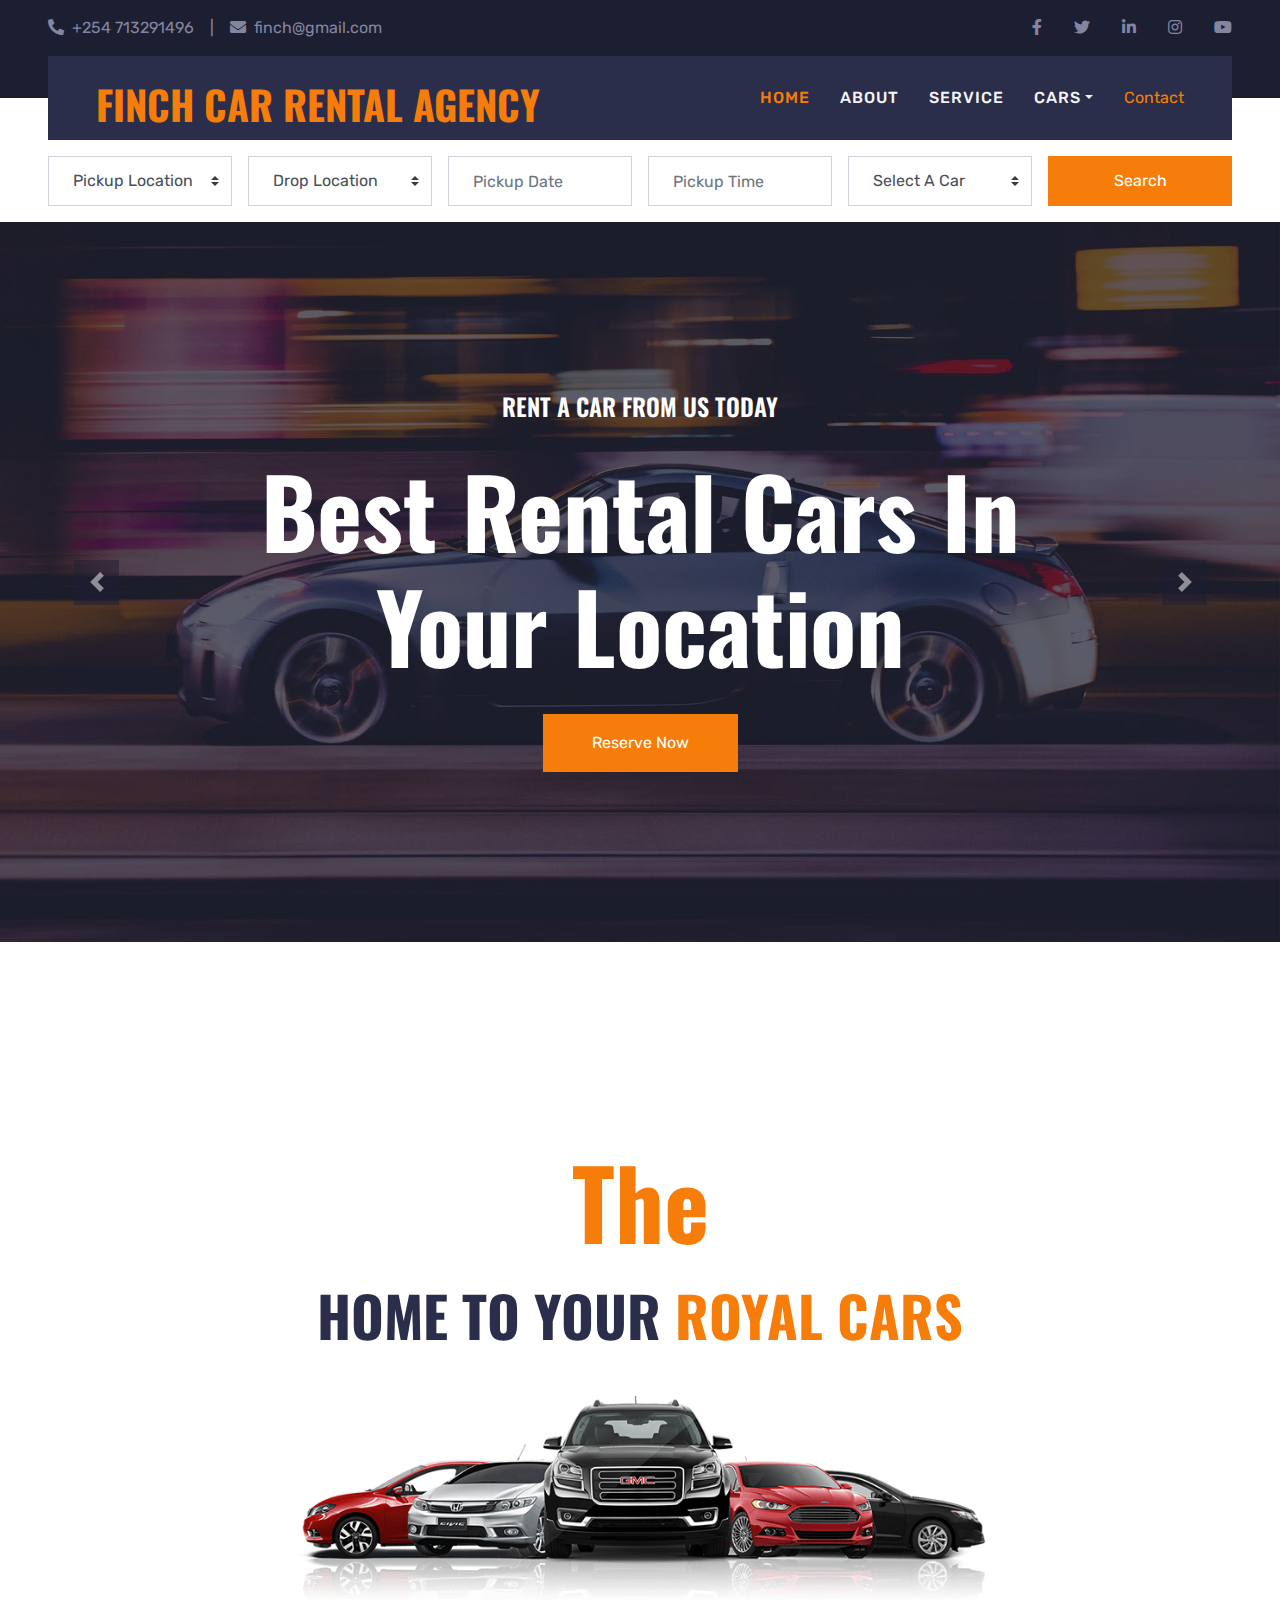
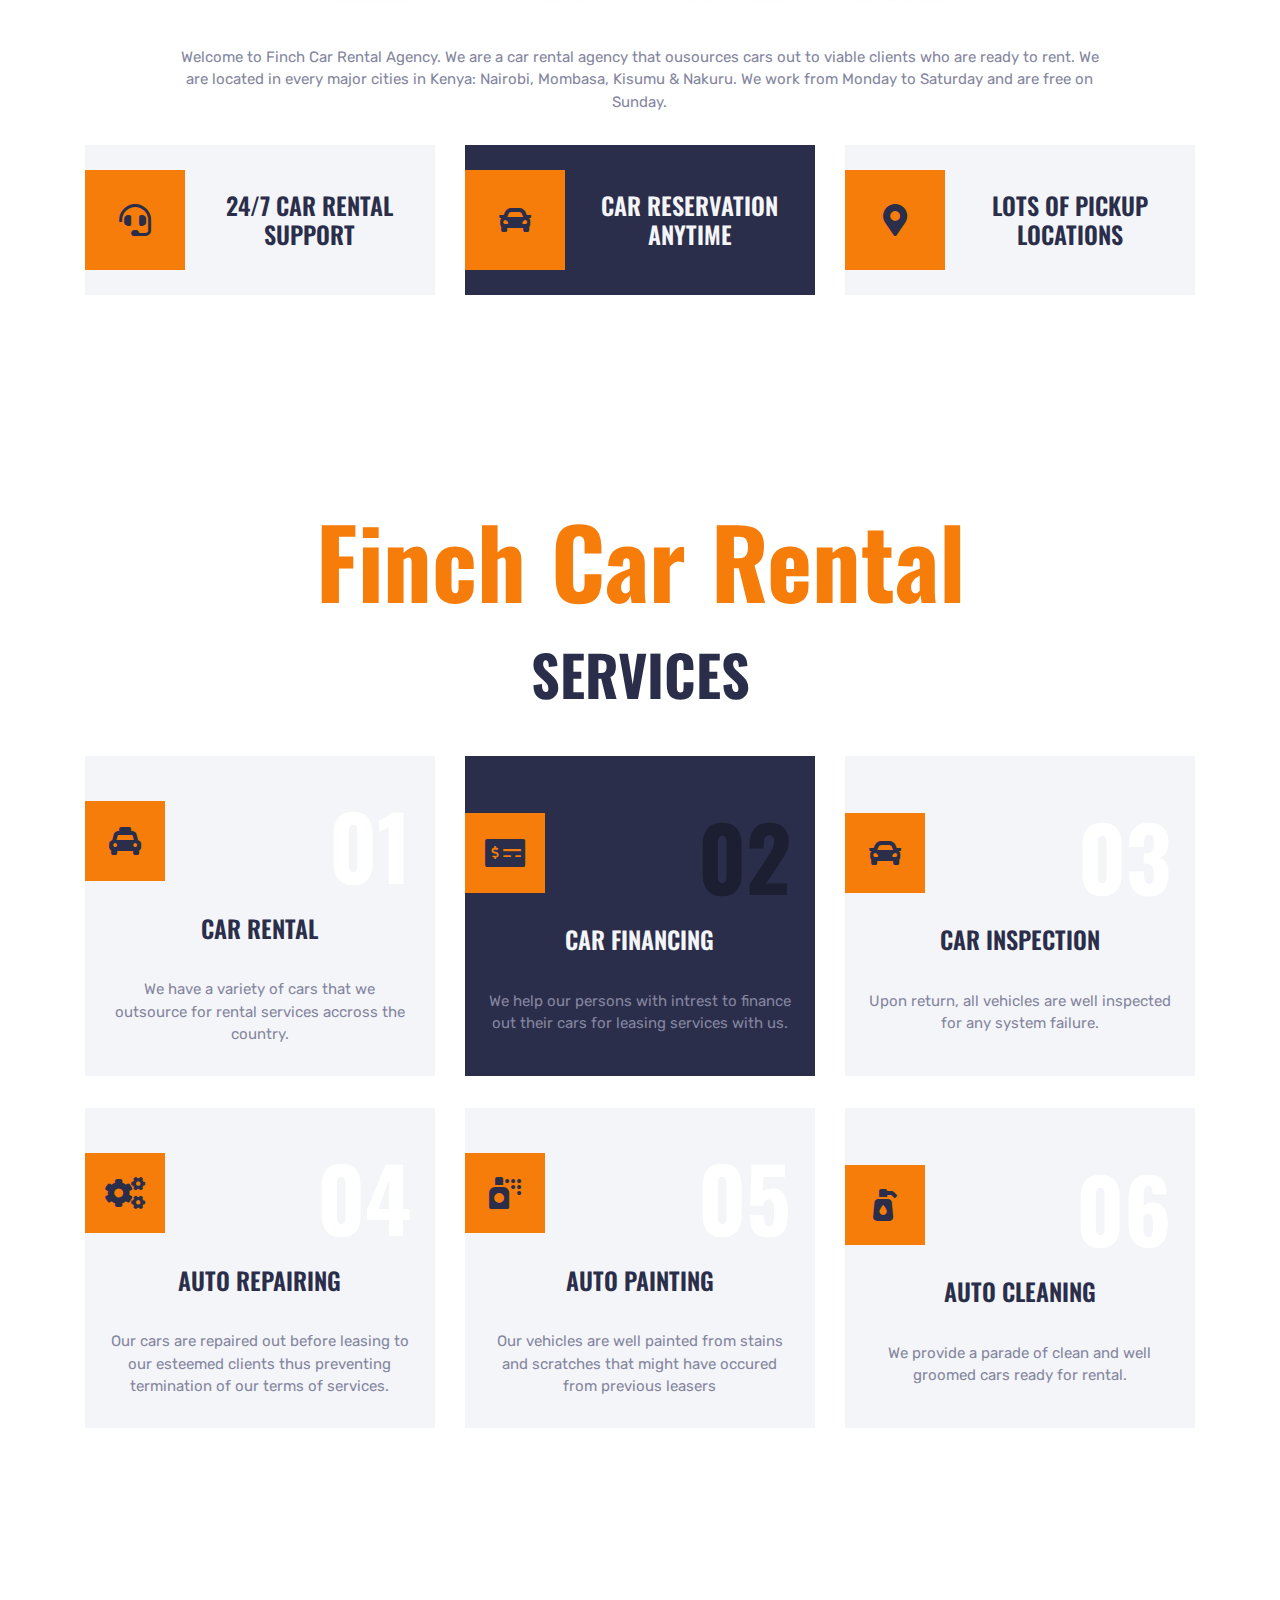
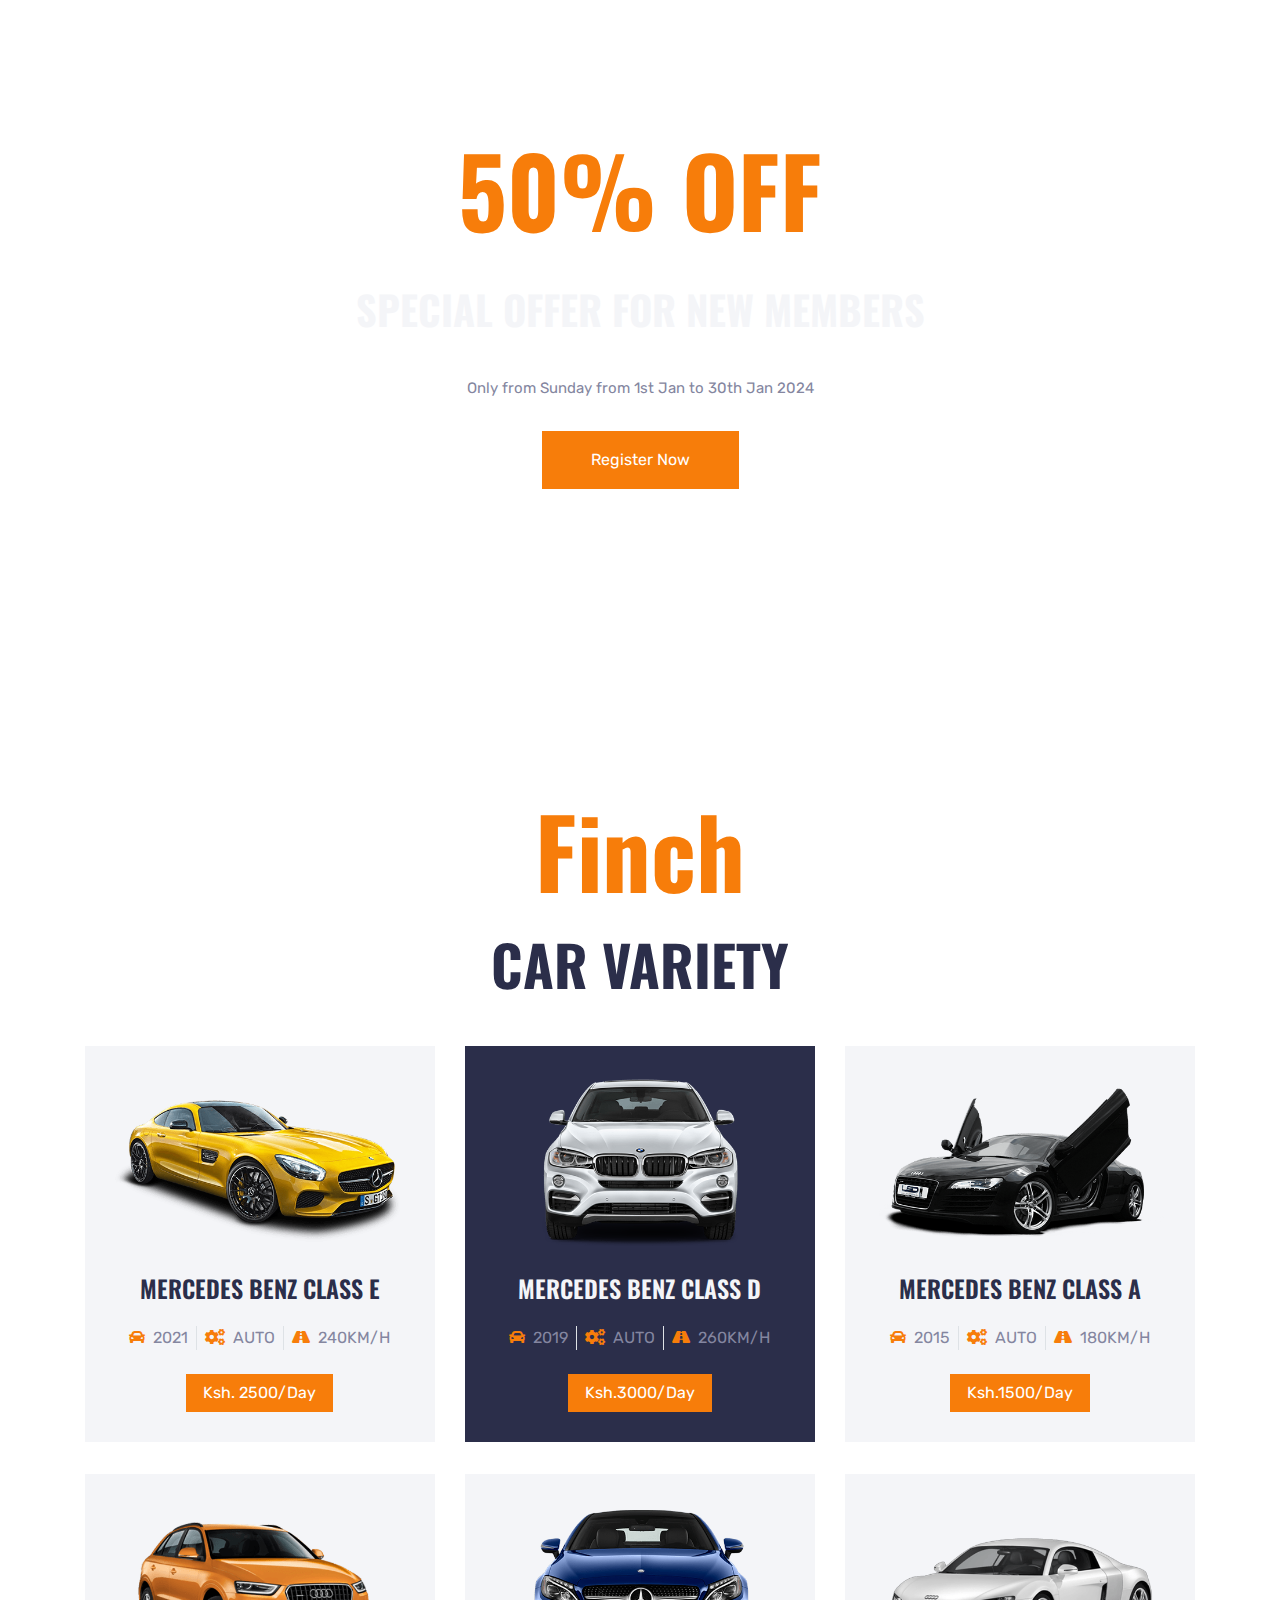
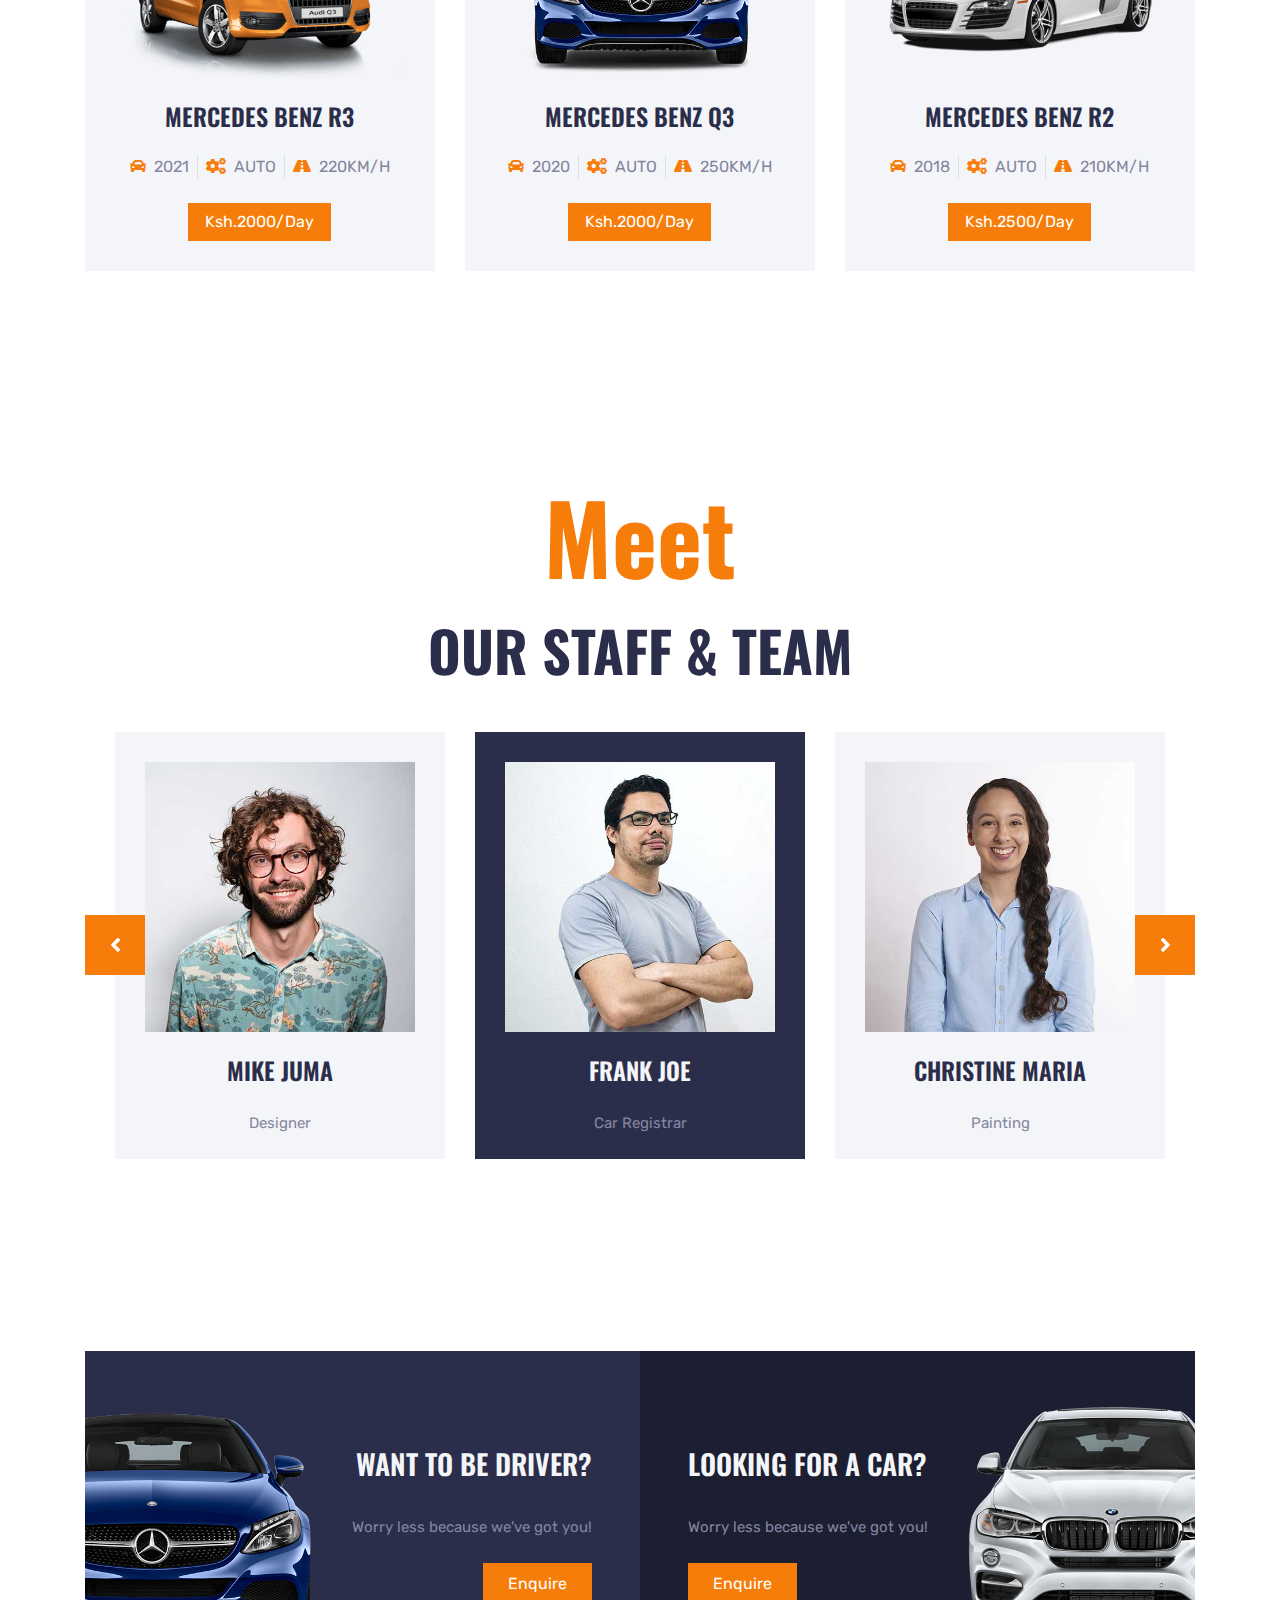
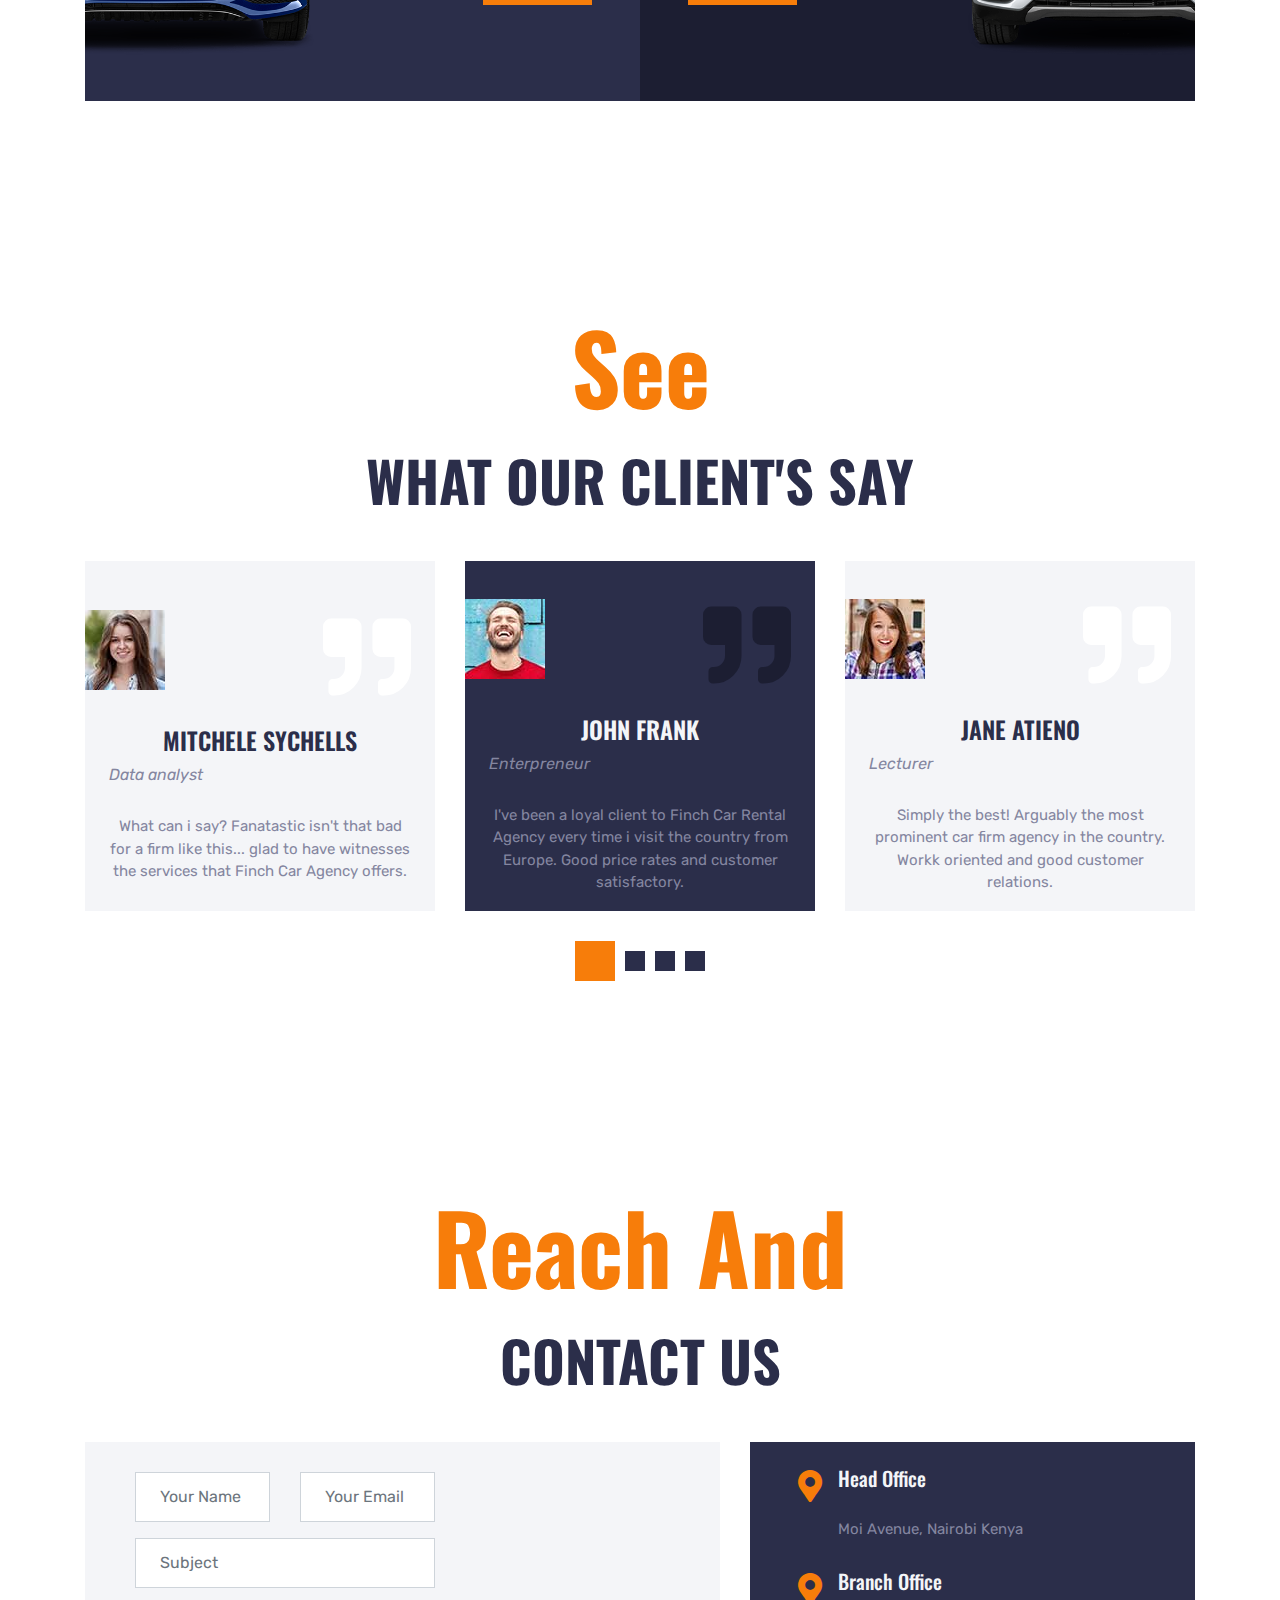
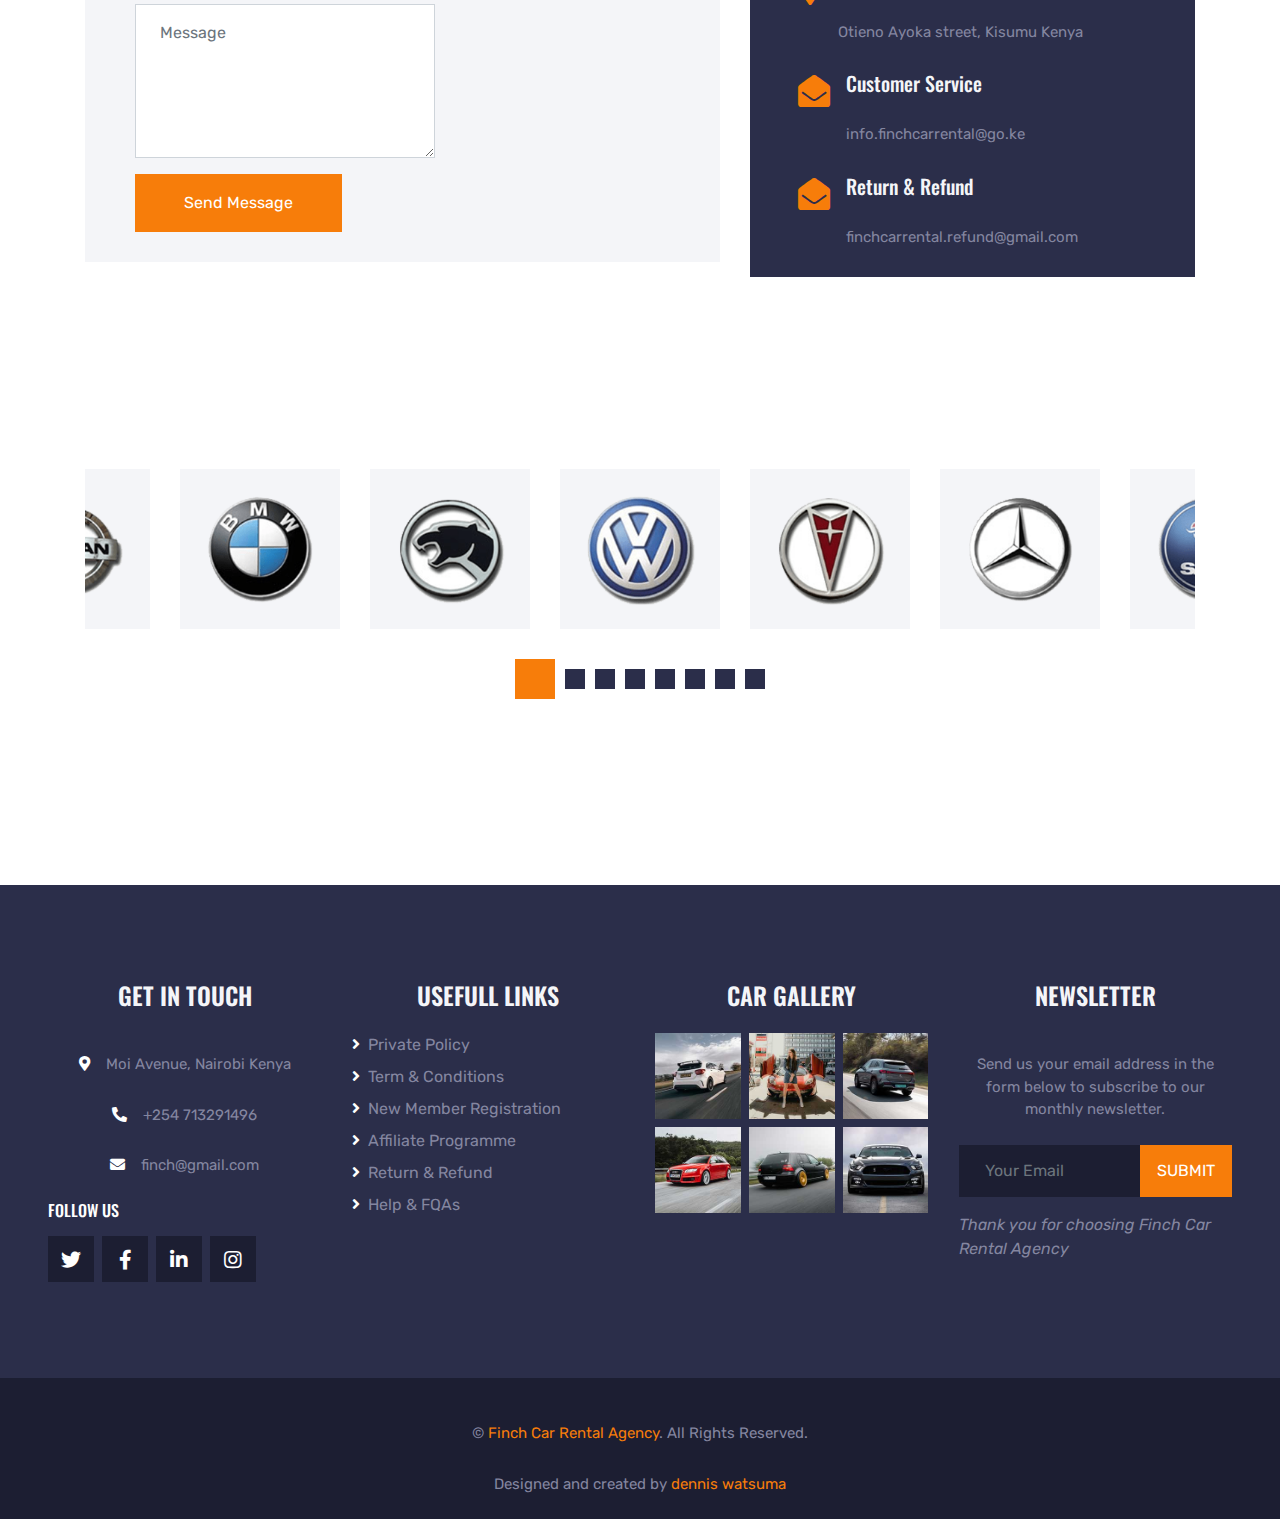
<file: index.html>
<!DOCTYPE html>
<html lang="en">

<head>
    <meta charset="utf-8">
    <title>Finch Car Rental</title>
    <meta content="width=device-width, initial-scale=1.0" name="viewport">
    <meta content="Free HTML Templates" name="keywords">
    <meta content="Free HTML Templates" name="description">

    <!-- Favicon -->
    <link href="img/favicon.ico" rel="icon">

    <!-- Google Web Fonts -->
    <link rel="preconnect" href="https://fonts.gstatic.com">
    <link href="https://fonts.googleapis.com/css2?family=Oswald:wght@400;500;600;700&family=Rubik&display=swap" rel="stylesheet"> 

    <!-- Font Awesome -->
    <link href="https://cdnjs.cloudflare.com/ajax/libs/font-awesome/5.15.0/css/all.min.css" rel="stylesheet">

    <!-- Libraries Stylesheet -->
    <link href="lib/owlcarousel/assets/owl.carousel.min.css" rel="stylesheet">
    <link href="lib/tempusdominus/css/tempusdominus-bootstrap-4.min.css" rel="stylesheet" />

    <!-- Customized Bootstrap Stylesheet -->
    <link href="css/bootstrap.min.css" rel="stylesheet">

    <!-- Template Stylesheet -->
    <link href="css/style.css" rel="stylesheet">
</head>

<body>
    <!-- Topbar Start -->
    <div class="container-fluid bg-dark py-3 px-lg-5 d-none d-lg-block">
        <div class="row">
            <div class="col-md-6 text-center text-lg-left mb-2 mb-lg-0">
                <div class="d-inline-flex align-items-center">
                    <a class="text-body pr-3" href=""><i class="fa fa-phone-alt mr-2"></i>+254 713291496</a>
                    <span class="text-body">|</span>
                    <a class="text-body px-3" href=""><i class="fa fa-envelope mr-2"></i>finch@gmail.com</a>
                </div>
            </div>
            <div class="col-md-6 text-center text-lg-right">
                <div class="d-inline-flex align-items-center">
                    <a class="text-body px-3" href="">
                        <i class="fab fa-facebook-f"></i>
                    </a>
                    <a class="text-body px-3" href="">
                        <i class="fab fa-twitter"></i>
                    </a>
                    <a class="text-body px-3" href="">
                        <i class="fab fa-linkedin-in"></i>
                    </a>
                    <a class="text-body px-3" href="">
                        <i class="fab fa-instagram"></i>
                    </a>
                    <a class="text-body pl-3" href="">
                        <i class="fab fa-youtube"></i>
                    </a>
                </div>
            </div>
        </div>
    </div>
    <!-- Topbar End -->


    <!-- Navbar Start -->
    <div class="container-fluid position-relative nav-bar p-0">
        <div class="position-relative px-lg-5" style="z-index: 9;">
            <nav class="navbar navbar-expand-lg bg-secondary navbar-dark py-3 py-lg-0 pl-3 pl-lg-5">
                <a href="" class="navbar-brand">
                    <h1 class="text-uppercase text-primary mb-1">Finch Car Rental Agency</h1>
                </a>
                <button type="button" class="navbar-toggler" data-toggle="collapse" data-target="#navbarCollapse">
                    <span class="navbar-toggler-icon"></span>
                </button>
                <div class="collapse navbar-collapse justify-content-between px-3" id="navbarCollapse">
                    <div class="navbar-nav ml-auto py-0">
                        <a href="index.html" class="nav-item nav-link active">Home</a>
                        <a href="about.html" class="nav-item nav-link">About</a>
                        <a href="service.html" class="nav-item nav-link">Service</a>
                        <div class="nav-item dropdown">
                            <a href="car.html" class="nav-link dropdown-toggle" data-toggle="dropdown">Cars</a>
                            <div class="dropdown-menu rounded-0 m-0">
                                <a href="car.html" class="dropdown-item">Car Listing</a>
                                <a href="detail.html" class="dropdown-item">Car Detail</a>
                                <a href="booking.html" class="dropdown-item">Car Booking</a>
                            </div>
                        </div>
                        </div>
                        <a href="contact.html" class="nav-item nav-link">Contact</a>
                    </div>
                </div>
            </nav>
        </div>
    </div>
    <!-- Navbar End -->


    <!-- Search Start -->
    <div class="container-fluid bg-white pt-3 px-lg-5">
        <div class="row mx-n2">
            <div class="col-xl-2 col-lg-4 col-md-6 px-2">
                <select class="custom-select px-4 mb-3" style="height: 50px;">
                    <option selected>Pickup Location</option>
                    <option value="1">Nairobi</option>
                    <option value="2">Mombasa</option>
                    <option value="3">Kisumu</option>
                </select>
            </div>
            <div class="col-xl-2 col-lg-4 col-md-6 px-2">
                <select class="custom-select px-4 mb-3" style="height: 50px;">
                    <option selected>Drop Location</option>
                    <option value="1">Nairobi</option>
                    <option value="2">Mombasa</option>
                    <option value="3">Kisumu</option>
                </select>
            </div>
            <div class="col-xl-2 col-lg-4 col-md-6 px-2">
                <div class="date mb-3" id="date" data-target-input="nearest">
                    <input type="text" class="form-control p-4 datetimepicker-input" placeholder="Pickup Date"
                        data-target="#date" data-toggle="datetimepicker" />
                </div>
            </div>
            <div class="col-xl-2 col-lg-4 col-md-6 px-2">
                <div class="time mb-3" id="time" data-target-input="nearest">
                    <input type="text" class="form-control p-4 datetimepicker-input" placeholder="Pickup Time"
                        data-target="#time" data-toggle="datetimepicker" />
                </div>
            </div>
            <div class="col-xl-2 col-lg-4 col-md-6 px-2">
                <select class="custom-select px-4 mb-3" style="height: 50px;">
                    <option selected>Select A Car</option>
                    <option value="1">Mercedes Benz Class A</option>
                    <option value="2">Mercedes Benz Class B</option>
                    <option value="3">Mercedes Benz Class C</option>
                </select>
            </div>
            <div class="col-xl-2 col-lg-4 col-md-6 px-2">
                <button class="btn btn-primary btn-block mb-3" type="submit" style="height: 50px;">Search</button>
            </div>
        </div>
    </div>
    <!-- Search End -->


    <!-- Carousel Start -->
    <div class="container-fluid p-0" style="margin-bottom: 90px;">
        <div id="header-carousel" class="carousel slide" data-ride="carousel">
            <div class="carousel-inner">
                <div class="carousel-item active">
                    <img class="w-100" src="img/carousel-1.jpg" alt="Image">
                    <div class="carousel-caption d-flex flex-column align-items-center justify-content-center">
                        <div class="p-3" style="max-width: 900px;">
                            <h4 class="text-white text-uppercase mb-md-3">Rent A Car From us Today</h4>
                            <h1 class="display-1 text-white mb-md-4">Best Rental Cars In Your Location</h1>
                            <a href="booking.html" class="btn btn-primary py-md-3 px-md-5 mt-2">Reserve Now</a>
                        </div>
                    </div>
                </div>
                <div class="carousel-item">
                    <img class="w-100" src="img/carousel-2.jpg" alt="Image">
                    <div class="carousel-caption d-flex flex-column align-items-center justify-content-center">
                        <div class="p-3" style="max-width: 900px;">
                            <h4 class="text-white text-uppercase mb-md-3">Rent A Car From us Today</h4>
                            <h1 class="display-1 text-white mb-md-4">Quality Cars with Unlimited Miles</h1>
                            <a href="booking.html" class="btn btn-primary py-md-3 px-md-5 mt-2">Reserve Now</a>
                        </div>
                    </div>
                </div>
            </div>
            <a class="carousel-control-prev" href="#header-carousel" data-slide="prev">
                <div class="btn btn-dark" style="width: 45px; height: 45px;">
                    <span class="carousel-control-prev-icon mb-n2"></span>
                </div>
            </a>
            <a class="carousel-control-next" href="#header-carousel" data-slide="next">
                <div class="btn btn-dark" style="width: 45px; height: 45px;">
                    <span class="carousel-control-next-icon mb-n2"></span>
                </div>
            </a>
        </div>
    </div>
    <!-- Carousel End -->


    <!-- About Start -->
    <div class="container-fluid py-5">
        <div class="container pt-5 pb-3">
            <h1 class="display-1 text-primary text-center">The</h1>
            <h1 class="display-4 text-uppercase text-center mb-5">Home To Your <span class="text-primary">Royal Cars</span></h1>
            <div class="row justify-content-center">
                <div class="col-lg-10 text-center">
                    <img class="w-75 mb-4" src="img/about.png" alt="">
                    <p>Welcome to Finch Car Rental Agency. We are a car rental agency that ousources cars out to viable clients who are ready to rent. We are located in every major cities in Kenya: Nairobi, Mombasa, Kisumu & Nakuru. We work from Monday to Saturday and are free on Sunday.</p>
                </div>
            </div>
            <div class="row mt-3">
                <div class="col-lg-4 mb-2">
                    <div class="d-flex align-items-center bg-light p-4 mb-4" style="height: 150px;">
                        <div class="d-flex align-items-center justify-content-center flex-shrink-0 bg-primary ml-n4 mr-4" style="width: 100px; height: 100px;">
                            <i class="fa fa-2x fa-headset text-secondary"></i>
                        </div>
                        <h4 class="text-uppercase m-0">24/7 Car Rental Support</h4>
                    </div>
                </div>
                <div class="col-lg-4 mb-2">
                    <div class="d-flex align-items-center bg-secondary p-4 mb-4" style="height: 150px;">
                        <div class="d-flex align-items-center justify-content-center flex-shrink-0 bg-primary ml-n4 mr-4" style="width: 100px; height: 100px;">
                            <i class="fa fa-2x fa-car text-secondary"></i>
                        </div>
                        <h4 class="text-light text-uppercase m-0">Car Reservation Anytime</h4>
                    </div>
                </div>
                <div class="col-lg-4 mb-2">
                    <div class="d-flex align-items-center bg-light p-4 mb-4" style="height: 150px;">
                        <div class="d-flex align-items-center justify-content-center flex-shrink-0 bg-primary ml-n4 mr-4" style="width: 100px; height: 100px;">
                            <i class="fa fa-2x fa-map-marker-alt text-secondary"></i>
                        </div>
                        <h4 class="text-uppercase m-0">Lots Of Pickup Locations</h4>
                    </div>
                </div>
            </div>
        </div>
    </div>
    <!-- About End -->
    

    <!-- Services Start -->
    <div class="container-fluid py-5">
        <div class="container pt-5 pb-3">
            <h1 class="display-1 text-primary text-center">Finch Car Rental</h1>
            <h1 class="display-4 text-uppercase text-center mb-5">Services</h1>
            <div class="row">
                <div class="col-lg-4 col-md-6 mb-2">
                    <div class="service-item d-flex flex-column justify-content-center px-4 mb-4">
                        <div class="d-flex align-items-center justify-content-between mb-3">
                            <div class="d-flex align-items-center justify-content-center bg-primary ml-n4" style="width: 80px; height: 80px;">
                                <i class="fa fa-2x fa-taxi text-secondary"></i>
                            </div>
                            <h1 class="display-2 text-white mt-n2 m-0">01</h1>
                        </div>
                        <h4 class="text-uppercase mb-3">Car Rental</h4>
                        <p class="m-0">We have a variety of cars that we outsource for rental services accross the country.</p>
                    </div>
                </div>
                <div class="col-lg-4 col-md-6 mb-2">
                    <div class="service-item active d-flex flex-column justify-content-center px-4 mb-4">
                        <div class="d-flex align-items-center justify-content-between mb-3">
                            <div class="d-flex align-items-center justify-content-center bg-primary ml-n4" style="width: 80px; height: 80px;">
                                <i class="fa fa-2x fa-money-check-alt text-secondary"></i>
                            </div>
                            <h1 class="display-2 text-white mt-n2 m-0">02</h1>
                        </div>
                        <h4 class="text-uppercase mb-3">Car Financing</h4>
                        <p class="m-0">We help our persons with intrest to finance out their cars for leasing services with us.</p>
                    </div>
                </div>
                <div class="col-lg-4 col-md-6 mb-2">
                    <div class="service-item d-flex flex-column justify-content-center px-4 mb-4">
                        <div class="d-flex align-items-center justify-content-between mb-3">
                            <div class="d-flex align-items-center justify-content-center bg-primary ml-n4" style="width: 80px; height: 80px;">
                                <i class="fa fa-2x fa-car text-secondary"></i>
                            </div>
                            <h1 class="display-2 text-white mt-n2 m-0">03</h1>
                        </div>
                        <h4 class="text-uppercase mb-3">Car Inspection</h4>
                        <p class="m-0">Upon return, all vehicles are well inspected for any system failure.</p>
                    </div>
                </div>
                <div class="col-lg-4 col-md-6 mb-2">
                    <div class="service-item d-flex flex-column justify-content-center px-4 mb-4">
                        <div class="d-flex align-items-center justify-content-between mb-3">
                            <div class="d-flex align-items-center justify-content-center bg-primary ml-n4" style="width: 80px; height: 80px;">
                                <i class="fa fa-2x fa-cogs text-secondary"></i>
                            </div>
                            <h1 class="display-2 text-white mt-n2 m-0">04</h1>
                        </div>
                        <h4 class="text-uppercase mb-3">Auto Repairing</h4>
                        <p class="m-0">Our cars are repaired out before leasing to our esteemed clients thus preventing termination of our terms of services.</p>
                    </div>
                </div>
                <div class="col-lg-4 col-md-6 mb-2">
                    <div class="service-item d-flex flex-column justify-content-center px-4 mb-4">
                        <div class="d-flex align-items-center justify-content-between mb-3">
                            <div class="d-flex align-items-center justify-content-center bg-primary ml-n4" style="width: 80px; height: 80px;">
                                <i class="fa fa-2x fa-spray-can text-secondary"></i>
                            </div>
                            <h1 class="display-2 text-white mt-n2 m-0">05</h1>
                        </div>
                        <h4 class="text-uppercase mb-3">Auto Painting</h4>
                        <p class="m-0">Our vehicles are well painted from stains and scratches that might have occured from previous leasers</p>
                    </div>
                </div>
                <div class="col-lg-4 col-md-6 mb-2">
                    <div class="service-item d-flex flex-column justify-content-center px-4 mb-4">
                        <div class="d-flex align-items-center justify-content-between mb-3">
                            <div class="d-flex align-items-center justify-content-center bg-primary ml-n4" style="width: 80px; height: 80px;">
                                <i class="fa fa-2x fa-pump-soap text-secondary"></i>
                            </div>
                            <h1 class="display-2 text-white mt-n2 m-0">06</h1>
                        </div>
                        <h4 class="text-uppercase mb-3">Auto Cleaning</h4>
                        <p class="m-0">We provide a parade of clean and well groomed cars ready for rental.</p>
                    </div>
                </div>
            </div>
        </div>
    </div>
    <!-- Services End -->


    <!-- Banner Start -->
    <div class="container-fluid py-5">
        <div class="container py-5">
            <div class="bg-banner py-5 px-4 text-center">
                <div class="py-5">
                    <h1 class="display-1 text-uppercase text-primary mb-4">50% OFF</h1>
                    <h1 class="text-uppercase text-light mb-4">Special Offer For New Members</h1>
                    <p class="mb-4">Only from Sunday from 1st Jan to 30th Jan 2024</p>
                    <a class="btn btn-primary mt-2 py-3 px-5" href="contact.html">Register Now</a>
                </div>
            </div>
        </div>
    </div>
    <!-- Banner End -->


    <!-- Rent A Car Start -->
    <div class="container-fluid py-5">
        <div class="container pt-5 pb-3">
            <h1 class="display-1 text-primary text-center">Finch</h1>
            <h1 class="display-4 text-uppercase text-center mb-5">Car Variety</h1>
            <div class="row">
                <div class="col-lg-4 col-md-6 mb-2">
                    <div class="rent-item mb-4">
                        <img class="img-fluid mb-4" src="img/car-rent-1.png" alt="">
                        <h4 class="text-uppercase mb-4">Mercedes Benz Class E</h4>
                        <div class="d-flex justify-content-center mb-4">
                            <div class="px-2">
                                <i class="fa fa-car text-primary mr-1"></i>
                                <span>2021</span>
                            </div>
                            <div class="px-2 border-left border-right">
                                <i class="fa fa-cogs text-primary mr-1"></i>
                                <span>AUTO</span>
                            </div>
                            <div class="px-2">
                                <i class="fa fa-road text-primary mr-1"></i>
                                <span>240KM/H</span>
                            </div>
                        </div>
                        <a class="btn btn-primary px-3" href="">Ksh. 2500/Day</a>
                    </div>
                </div>
                <div class="col-lg-4 col-md-6 mb-2">
                    <div class="rent-item active mb-4">
                        <img class="img-fluid mb-4" src="img/car-rent-2.png" alt="">
                        <h4 class="text-uppercase mb-4">Mercedes Benz Class D</h4>
                        <div class="d-flex justify-content-center mb-4">
                            <div class="px-2">
                                <i class="fa fa-car text-primary mr-1"></i>
                                <span>2019</span>
                            </div>
                            <div class="px-2 border-left border-right">
                                <i class="fa fa-cogs text-primary mr-1"></i>
                                <span>AUTO</span>
                            </div>
                            <div class="px-2">
                                <i class="fa fa-road text-primary mr-1"></i>
                                <span>260KM/H</span>
                            </div>
                        </div>
                        <a class="btn btn-primary px-3" href="">Ksh.3000/Day</a>
                    </div>
                </div>
                <div class="col-lg-4 col-md-6 mb-2">
                    <div class="rent-item mb-4">
                        <img class="img-fluid mb-4" src="img/car-rent-3.png" alt="">
                        <h4 class="text-uppercase mb-4">Mercedes Benz Class A</h4>
                        <div class="d-flex justify-content-center mb-4">
                            <div class="px-2">
                                <i class="fa fa-car text-primary mr-1"></i>
                                <span>2015</span>
                            </div>
                            <div class="px-2 border-left border-right">
                                <i class="fa fa-cogs text-primary mr-1"></i>
                                <span>AUTO</span>
                            </div>
                            <div class="px-2">
                                <i class="fa fa-road text-primary mr-1"></i>
                                <span>180KM/H</span>
                            </div>
                        </div>
                        <a class="btn btn-primary px-3" href="">Ksh.1500/Day</a>
                    </div>
                </div>
                <div class="col-lg-4 col-md-6 mb-2">
                    <div class="rent-item mb-4">
                        <img class="img-fluid mb-4" src="img/car-rent-4.png" alt="">
                        <h4 class="text-uppercase mb-4">Mercedes Benz R3</h4>
                        <div class="d-flex justify-content-center mb-4">
                            <div class="px-2">
                                <i class="fa fa-car text-primary mr-1"></i>
                                <span>2021</span>
                            </div>
                            <div class="px-2 border-left border-right">
                                <i class="fa fa-cogs text-primary mr-1"></i>
                                <span>AUTO</span>
                            </div>
                            <div class="px-2">
                                <i class="fa fa-road text-primary mr-1"></i>
                                <span>220KM/H</span>
                            </div>
                        </div>
                        <a class="btn btn-primary px-3" href="">Ksh.2000/Day</a>
                    </div>
                </div>
                <div class="col-lg-4 col-md-6 mb-2">
                    <div class="rent-item mb-4">
                        <img class="img-fluid mb-4" src="img/car-rent-5.png" alt="">
                        <h4 class="text-uppercase mb-4">Mercedes Benz Q3</h4>
                        <div class="d-flex justify-content-center mb-4">
                            <div class="px-2">
                                <i class="fa fa-car text-primary mr-1"></i>
                                <span>2020</span>
                            </div>
                            <div class="px-2 border-left border-right">
                                <i class="fa fa-cogs text-primary mr-1"></i>
                                <span>AUTO</span>
                            </div>
                            <div class="px-2">
                                <i class="fa fa-road text-primary mr-1"></i>
                                <span>250KM/H</span>
                            </div>
                        </div>
                        <a class="btn btn-primary px-3" href="">Ksh.2000/Day</a>
                    </div>
                </div>
                <div class="col-lg-4 col-md-6 mb-2">
                    <div class="rent-item mb-4">
                        <img class="img-fluid mb-4" src="img/car-rent-6.png" alt="">
                        <h4 class="text-uppercase mb-4">Mercedes Benz R2</h4>
                        <div class="d-flex justify-content-center mb-4">
                            <div class="px-2">
                                <i class="fa fa-car text-primary mr-1"></i>
                                <span>2018</span>
                            </div>
                            <div class="px-2 border-left border-right">
                                <i class="fa fa-cogs text-primary mr-1"></i>
                                <span>AUTO</span>
                            </div>
                            <div class="px-2">
                                <i class="fa fa-road text-primary mr-1"></i>
                                <span>210KM/H</span>
                            </div>
                        </div>
                        <a class="btn btn-primary px-3" href="">Ksh.2500/Day</a>
                    </div>
                </div>
            </div>
        </div>
    </div>
    <!-- Rent A Car End -->


    <!-- Team Start -->
    <div class="container-fluid py-5">
        <div class="container py-5">
            <h1 class="display-1 text-primary text-center">Meet</h1>
            <h1 class="display-4 text-uppercase text-center mb-5">Our staff & Team</h1>
            <div class="owl-carousel team-carousel position-relative" style="padding: 0 30px;">
                <div class="team-item">
                    <img class="img-fluid w-100" src="img/team-1.jpg" alt="">
                    <div class="position-relative py-4">
                        <h4 class="text-uppercase">Frank Joe</h4>
                        <p class="m-0">Car Registrar</p>
                        <div class="team-social position-absolute w-100 h-100 d-flex align-items-center justify-content-center">
                            <a class="btn btn-lg btn-primary btn-lg-square mx-1" href="#"><i class="fab fa-twitter"></i></a>
                            <a class="btn btn-lg btn-primary btn-lg-square mx-1" href="#"><i class="fab fa-facebook-f"></i></a>
                            <a class="btn btn-lg btn-primary btn-lg-square mx-1" href="#"><i class="fab fa-linkedin-in"></i></a>
                        </div>
                    </div>
                </div>
                <div class="team-item">
                    <img class="img-fluid w-100" src="img/team-2.jpg" alt="">
                    <div class="position-relative py-4">
                        <h4 class="text-uppercase">Christine Maria</h4>
                        <p class="m-0">Painting</p>
                        <div class="team-social position-absolute w-100 h-100 d-flex align-items-center justify-content-center">
                            <a class="btn btn-lg btn-primary btn-lg-square mx-1" href="#"><i class="fab fa-twitter"></i></a>
                            <a class="btn btn-lg btn-primary btn-lg-square mx-1" href="#"><i class="fab fa-facebook-f"></i></a>
                            <a class="btn btn-lg btn-primary btn-lg-square mx-1" href="#"><i class="fab fa-linkedin-in"></i></a>
                        </div>
                    </div>
                </div>
                <div class="team-item">
                    <img class="img-fluid w-100" src="img/team-3.jpg" alt="">
                    <div class="position-relative py-4">
                        <h4 class="text-uppercase">John Atinga</h4>
                        <p class="m-0">CEO</p>
                        <div class="team-social position-absolute w-100 h-100 d-flex align-items-center justify-content-center">
                            <a class="btn btn-lg btn-primary btn-lg-square mx-1" href="#"><i class="fab fa-twitter"></i></a>
                            <a class="btn btn-lg btn-primary btn-lg-square mx-1" href="#"><i class="fab fa-facebook-f"></i></a>
                            <a class="btn btn-lg btn-primary btn-lg-square mx-1" href="#"><i class="fab fa-linkedin-in"></i></a>
                        </div>
                    </div>
                </div>
                <div class="team-item">
                    <img class="img-fluid w-100" src="img/team-4.jpg" alt="">
                    <div class="position-relative py-4">
                        <h4 class="text-uppercase">Mike Juma</h4>
                        <p class="m-0">Designer</p>
                        <div class="team-social position-absolute w-100 h-100 d-flex align-items-center justify-content-center">
                            <a class="btn btn-lg btn-primary btn-lg-square mx-1" href="#"><i class="fab fa-twitter"></i></a>
                            <a class="btn btn-lg btn-primary btn-lg-square mx-1" href="#"><i class="fab fa-facebook-f"></i></a>
                            <a class="btn btn-lg btn-primary btn-lg-square mx-1" href="#"><i class="fab fa-linkedin-in"></i></a>
                        </div>
                    </div>
                </div>
            </div>
        </div>
    </div>
    <!-- Team End -->


    <!-- Banner Start -->
    <div class="container-fluid py-5">
        <div class="container py-5">
            <div class="row mx-0">
                <div class="col-lg-6 px-0">
                    <div class="px-5 bg-secondary d-flex align-items-center justify-content-between" style="height: 350px;">
                        <img class="img-fluid flex-shrink-0 ml-n5 w-50 mr-4" src="img/banner-left.png" alt="">
                        <div class="text-right">
                            <h3 class="text-uppercase text-light mb-3">Want to be driver?</h3>
                            <p class="mb-4">Worry less because we've got you!</p>
                            <a class="btn btn-primary py-2 px-4" href="booking.html">Enquire</a>
                        </div>
                    </div>
                </div>
                <div class="col-lg-6 px-0">
                    <div class="px-5 bg-dark d-flex align-items-center justify-content-between" style="height: 350px;">
                        <div class="text-left">
                            <h3 class="text-uppercase text-light mb-3">Looking for a car?</h3>
                            <p class="mb-4">Worry less because we've got you!</p>
                            <a class="btn btn-primary py-2 px-4" href="booking.html">Enquire</a>
                        </div>
                        <img class="img-fluid flex-shrink-0 mr-n5 w-50 ml-4" src="img/banner-right.png" alt="">
                    </div>
                </div>
            </div>
        </div>
    </div>
    <!-- Banner End -->


    <!-- Testimonial Start -->
    <div class="container-fluid py-5">
        <div class="container py-5">
            <h1 class="display-1 text-primary text-center">See</h1>
            <h1 class="display-4 text-uppercase text-center mb-5">What Our Client's Say</h1>
            <div class="owl-carousel testimonial-carousel">
                <div class="testimonial-item d-flex flex-column justify-content-center px-4">
                    <div class="d-flex align-items-center justify-content-between mb-3">
                        <img class="img-fluid ml-n4" src="img/testimonial-1.jpg" alt="">
                        <h1 class="display-2 text-white m-0 fa fa-quote-right"></h1>
                    </div>
                    <h4 class="text-uppercase mb-2">John Frank</h4>
                    <i class="mb-2">Enterpreneur</i>
                    <p class="m-0">I've been a loyal client to Finch Car Rental Agency every time i visit the country from Europe. Good price rates and customer satisfactory.</p>
                </div>
                <div class="testimonial-item d-flex flex-column justify-content-center px-4">
                    <div class="d-flex align-items-center justify-content-between mb-3">
                        <img class="img-fluid ml-n4" src="img/testimonial-2.jpg" alt="">
                        <h1 class="display-2 text-white m-0 fa fa-quote-right"></h1>
                    </div>
                    <h4 class="text-uppercase mb-2">Jane Atieno</h4>
                    <i class="mb-2">Lecturer</i>
                    <p class="m-0">Simply the best! Arguably the most prominent car firm agency in the country. Workk oriented and good customer relations.</p>
                </div>
                <div class="testimonial-item d-flex flex-column justify-content-center px-4">
                    <div class="d-flex align-items-center justify-content-between mb-3">
                        <img class="img-fluid ml-n4" src="img/testimonial-3.jpg" alt="">
                        <h1 class="display-2 text-white m-0 fa fa-quote-right"></h1>
                    </div>
                    <h4 class="text-uppercase mb-2">Prof. Loin Campbell</h4>
                    <i class="mb-2">Researcher</i>
                    <p class="m-0">A good one here good people. Can't complain; good customer relations and strive well to meet their clients satisfaction. Imense!</p>
                </div>
                <div class="testimonial-item d-flex flex-column justify-content-center px-4">
                    <div class="d-flex align-items-center justify-content-between mb-3">
                        <img class="img-fluid ml-n4" src="img/testimonial-4.jpg" alt="">
                        <h1 class="display-2 text-white m-0 fa fa-quote-right"></h1>
                    </div>
                    <h4 class="text-uppercase mb-2">Mitchele Sychells</h4>
                    <i class="mb-2">Data analyst</i>
                    <p class="m-0">What can i say? Fanatastic isn't that bad for a firm like this... glad to have witnesses the services that Finch Car Agency offers.</p>
                </div>
            </div>
        </div>
    </div>
    <!-- Testimonial End -->


    <!-- Contact Start -->
    <div class="container-fluid py-5">
        <div class="container pt-5 pb-3">
            <h1 class="display-1 text-primary text-center">Reach And</h1>
            <h1 class="display-4 text-uppercase text-center mb-5">Contact Us</h1>
            <div class="row">
                <div class="col-lg-7 mb-2">
                    <div class="contact-form bg-light mb-4" style="padding: 30px;">
                        <form>
                            <div class="row">
                                <div class="col-6 form-group">
                                    <input type="text" class="form-control p-4" placeholder="Your Name" required="required">
                                </div>
                                <div class="col-6 form-group">
                                    <input type="email" class="form-control p-4" placeholder="Your Email" required="required">
                                </div>
                            </div>
                            <div class="form-group">
                                <input type="text" class="form-control p-4" placeholder="Subject" required="required">
                            </div>
                            <div class="form-group">
                                <textarea class="form-control py-3 px-4" rows="5" placeholder="Message" required="required"></textarea>
                            </div>
                            <div>
                                <button class="btn btn-primary py-3 px-5" type="submit">Send Message</button>
                            </div>
                        </form>
                    </div>
                </div>
                <div class="col-lg-5 mb-2">
                    <div class="bg-secondary d-flex flex-column justify-content-center px-5 mb-4" style="height: 435px;">
                        <div class="d-flex mb-3">
                            <i class="fa fa-2x fa-map-marker-alt text-primary flex-shrink-0 mr-3"></i>
                            <div class="mt-n1">
                                <h5 class="text-light">Head Office</h5>
                                <p>Moi Avenue, Nairobi Kenya</p>
                            </div>
                        </div>
                        <div class="d-flex mb-3">
                            <i class="fa fa-2x fa-map-marker-alt text-primary flex-shrink-0 mr-3"></i>
                            <div class="mt-n1">
                                <h5 class="text-light">Branch Office</h5>
                                <p>Otieno Ayoka street, Kisumu Kenya</p>
                            </div>
                        </div>
                        <div class="d-flex mb-3">
                            <i class="fa fa-2x fa-envelope-open text-primary flex-shrink-0 mr-3"></i>
                            <div class="mt-n1">
                                <h5 class="text-light">Customer Service</h5>
                                <p>info.finchcarrental@go.ke</p>
                            </div>
                        </div>
                        <div class="d-flex">
                            <i class="fa fa-2x fa-envelope-open text-primary flex-shrink-0 mr-3"></i>
                            <div class="mt-n1">
                                <h5 class="text-light">Return & Refund</h5>
                                <p class="m-0">finchcarrental.refund@gmail.com</p>
                            </div>
                        </div>
                    </div>
                </div>
            </div>
        </div>
    </div>
    <!-- Contact End -->


    <!-- Vendor Start -->
    <div class="container-fluid py-5">
        <div class="container py-5">
            <div class="owl-carousel vendor-carousel">
                <div class="bg-light p-4">
                    <img src="img/vendor-1.png" alt="">
                </div>
                <div class="bg-light p-4">
                    <img src="img/vendor-2.png" alt="">
                </div>
                <div class="bg-light p-4">
                    <img src="img/vendor-3.png" alt="">
                </div>
                <div class="bg-light p-4">
                    <img src="img/vendor-4.png" alt="">
                </div>
                <div class="bg-light p-4">
                    <img src="img/vendor-5.png" alt="">
                </div>
                <div class="bg-light p-4">
                    <img src="img/vendor-6.png" alt="">
                </div>
                <div class="bg-light p-4">
                    <img src="img/vendor-7.png" alt="">
                </div>
                <div class="bg-light p-4">
                    <img src="img/vendor-8.png" alt="">
                </div>
            </div>
        </div>
    </div>
    <!-- Vendor End -->


    <!-- Footer Start -->
    <div class="container-fluid bg-secondary py-5 px-sm-3 px-md-5" style="margin-top: 90px;">
        <div class="row pt-5">
            <div class="col-lg-3 col-md-6 mb-5">
                <h4 class="text-uppercase text-light mb-4">Get In Touch</h4>
                <p class="mb-2"><i class="fa fa-map-marker-alt text-white mr-3"></i>Moi Avenue, Nairobi Kenya</p>
                <p class="mb-2"><i class="fa fa-phone-alt text-white mr-3"></i>+254 713291496</p>
                <p><i class="fa fa-envelope text-white mr-3"></i>finch@gmail.com</p>
                <h6 class="text-uppercase text-white py-2">Follow Us</h6>
                <div class="d-flex justify-content-start">
                    <a class="btn btn-lg btn-dark btn-lg-square mr-2" href="#"><i class="fab fa-twitter"></i></a>
                    <a class="btn btn-lg btn-dark btn-lg-square mr-2" href="#"><i class="fab fa-facebook-f"></i></a>
                    <a class="btn btn-lg btn-dark btn-lg-square mr-2" href="#"><i class="fab fa-linkedin-in"></i></a>
                    <a class="btn btn-lg btn-dark btn-lg-square" href="#"><i class="fab fa-instagram"></i></a>
                </div>
            </div>
            <div class="col-lg-3 col-md-6 mb-5">
                <h4 class="text-uppercase text-light mb-4">Usefull Links</h4>
                <div class="d-flex flex-column justify-content-start">
                    <a class="text-body mb-2" href="#"><i class="fa fa-angle-right text-white mr-2"></i>Private Policy</a>
                    <a class="text-body mb-2" href="#"><i class="fa fa-angle-right text-white mr-2"></i>Term & Conditions</a>
                    <a class="text-body mb-2" href="#"><i class="fa fa-angle-right text-white mr-2"></i>New Member Registration</a>
                    <a class="text-body mb-2" href="#"><i class="fa fa-angle-right text-white mr-2"></i>Affiliate Programme</a>
                    <a class="text-body mb-2" href="#"><i class="fa fa-angle-right text-white mr-2"></i>Return & Refund</a>
                    <a class="text-body" href="#"><i class="fa fa-angle-right text-white mr-2"></i>Help & FQAs</a>
                </div>
            </div>
            <div class="col-lg-3 col-md-6 mb-5">
                <h4 class="text-uppercase text-light mb-4">Car Gallery</h4>
                <div class="row mx-n1">
                    <div class="col-4 px-1 mb-2">
                        <a href=""><img class="w-100" src="img/gallery-1.jpg" alt=""></a>
                    </div>
                    <div class="col-4 px-1 mb-2">
                        <a href=""><img class="w-100" src="img/gallery-2.jpg" alt=""></a>
                    </div>
                    <div class="col-4 px-1 mb-2">
                        <a href=""><img class="w-100" src="img/gallery-3.jpg" alt=""></a>
                    </div>
                    <div class="col-4 px-1 mb-2">
                        <a href=""><img class="w-100" src="img/gallery-4.jpg" alt=""></a>
                    </div>
                    <div class="col-4 px-1 mb-2">
                        <a href=""><img class="w-100" src="img/gallery-5.jpg" alt=""></a>
                    </div>
                    <div class="col-4 px-1 mb-2">
                        <a href=""><img class="w-100" src="img/gallery-6.jpg" alt=""></a>
                    </div>
                </div>
            </div>
            <div class="col-lg-3 col-md-6 mb-5">
                <h4 class="text-uppercase text-light mb-4">Newsletter</h4>
                <p class="mb-4">Send us your email address in the form below to subscribe to our monthly newsletter.</p>
                <div class="w-100 mb-3">
                    <div class="input-group">
                        <input type="text" class="form-control bg-dark border-dark" style="padding: 25px;" placeholder="Your Email">
                        <div class="input-group-append">
                            <button class="btn btn-primary text-uppercase px-3">Submit</button>
                        </div>
                    </div>
                </div>
                <i>Thank you for choosing Finch Car Rental Agency</i>
            </div>
        </div>
    </div>
    <div class="container-fluid bg-dark py-4 px-sm-3 px-md-5">
        <p class="mb-2 text-center text-body">&copy; <a href="#">Finch Car Rental Agency</a>. All Rights Reserved.</p>
        <p class="m-0 text-center text-body">Designed and created by <a href="">dennis watsuma</a></p>
    </div>
    <!-- Footer End -->


    <!-- Back to Top -->
    <a href="#" class="btn btn-lg btn-primary btn-lg-square back-to-top"><i class="fa fa-angle-double-up"></i></a>


    <!-- JavaScript Libraries -->
    <script src="https://code.jquery.com/jquery-3.4.1.min.js"></script>
    <script src="https://stackpath.bootstrapcdn.com/bootstrap/4.4.1/js/bootstrap.bundle.min.js"></script>
    <script src="lib/easing/easing.min.js"></script>
    <script src="lib/waypoints/waypoints.min.js"></script>
    <script src="lib/owlcarousel/owl.carousel.min.js"></script>
    <script src="lib/tempusdominus/js/moment.min.js"></script>
    <script src="lib/tempusdominus/js/moment-timezone.min.js"></script>
    <script src="lib/tempusdominus/js/tempusdominus-bootstrap-4.min.js"></script>

    <!-- Template Javascript -->
    <script src="js/main.js"></script>
</body>

</html>
</file>
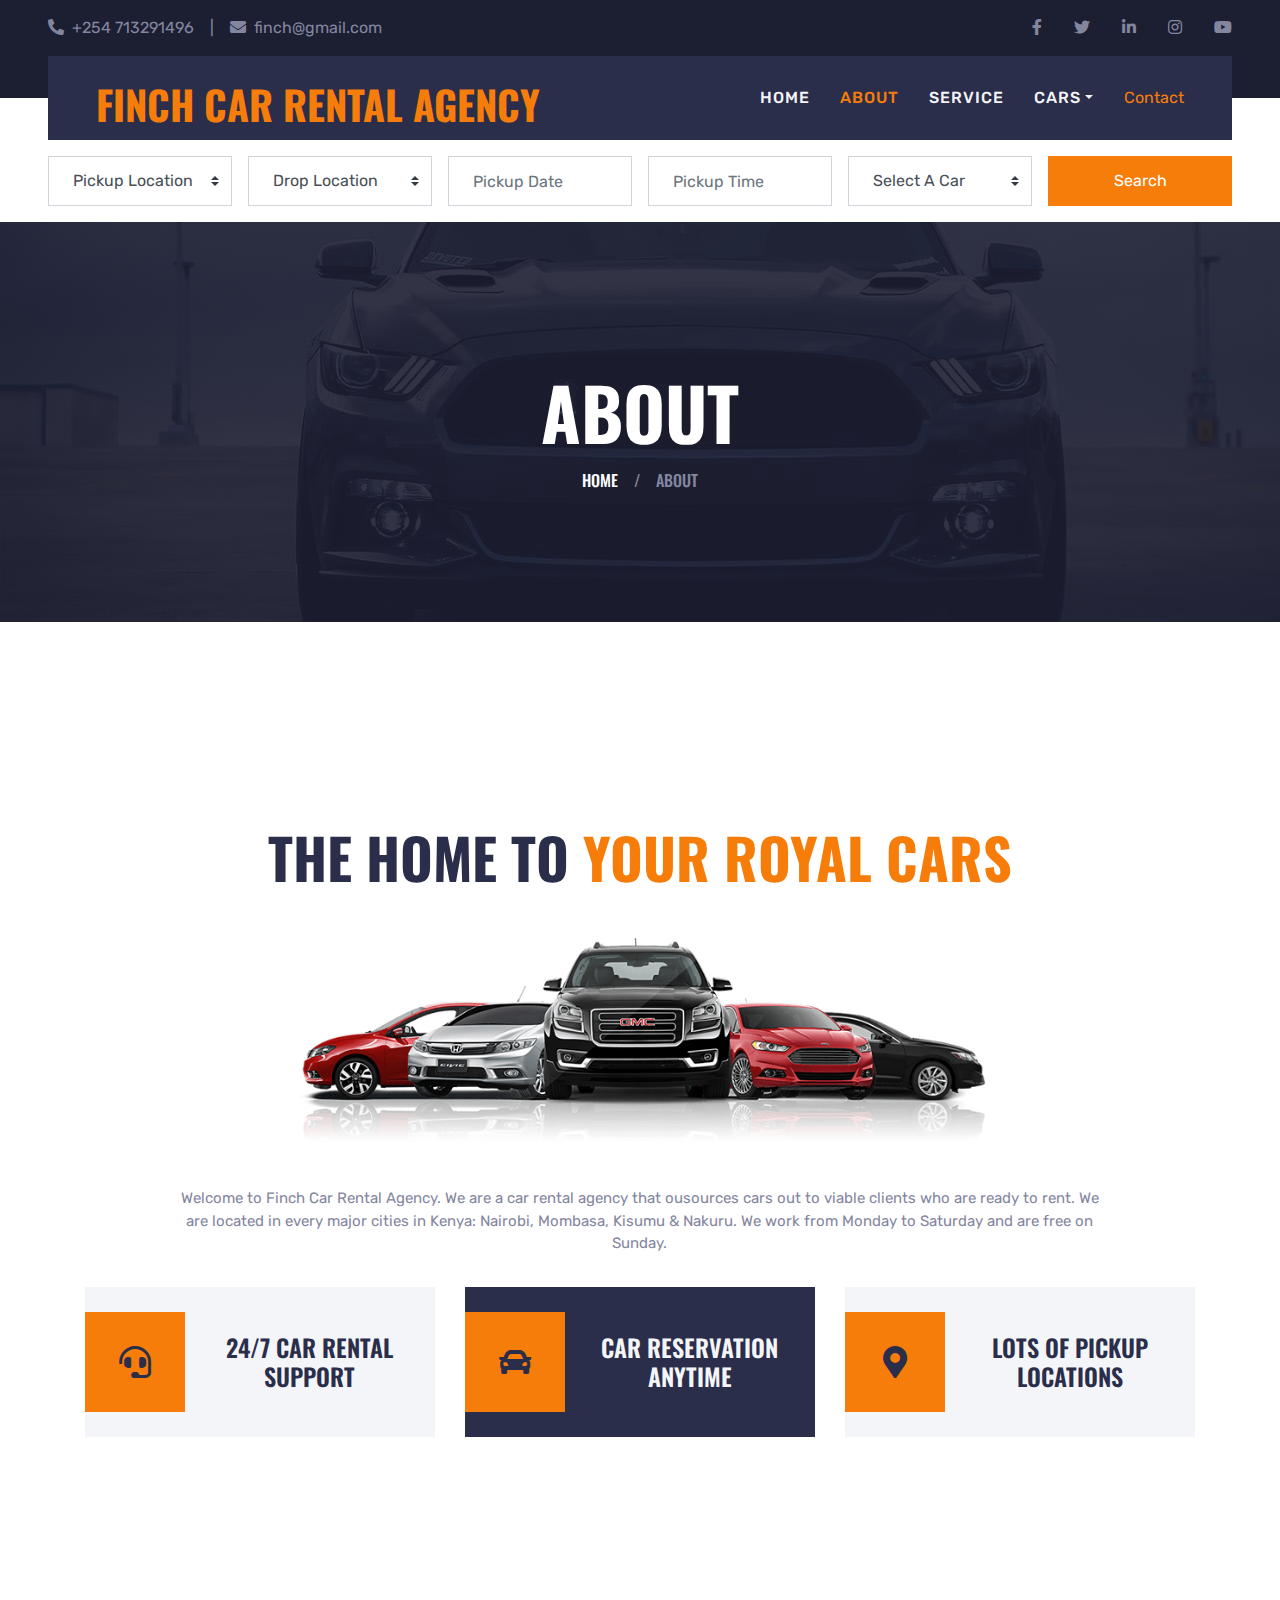
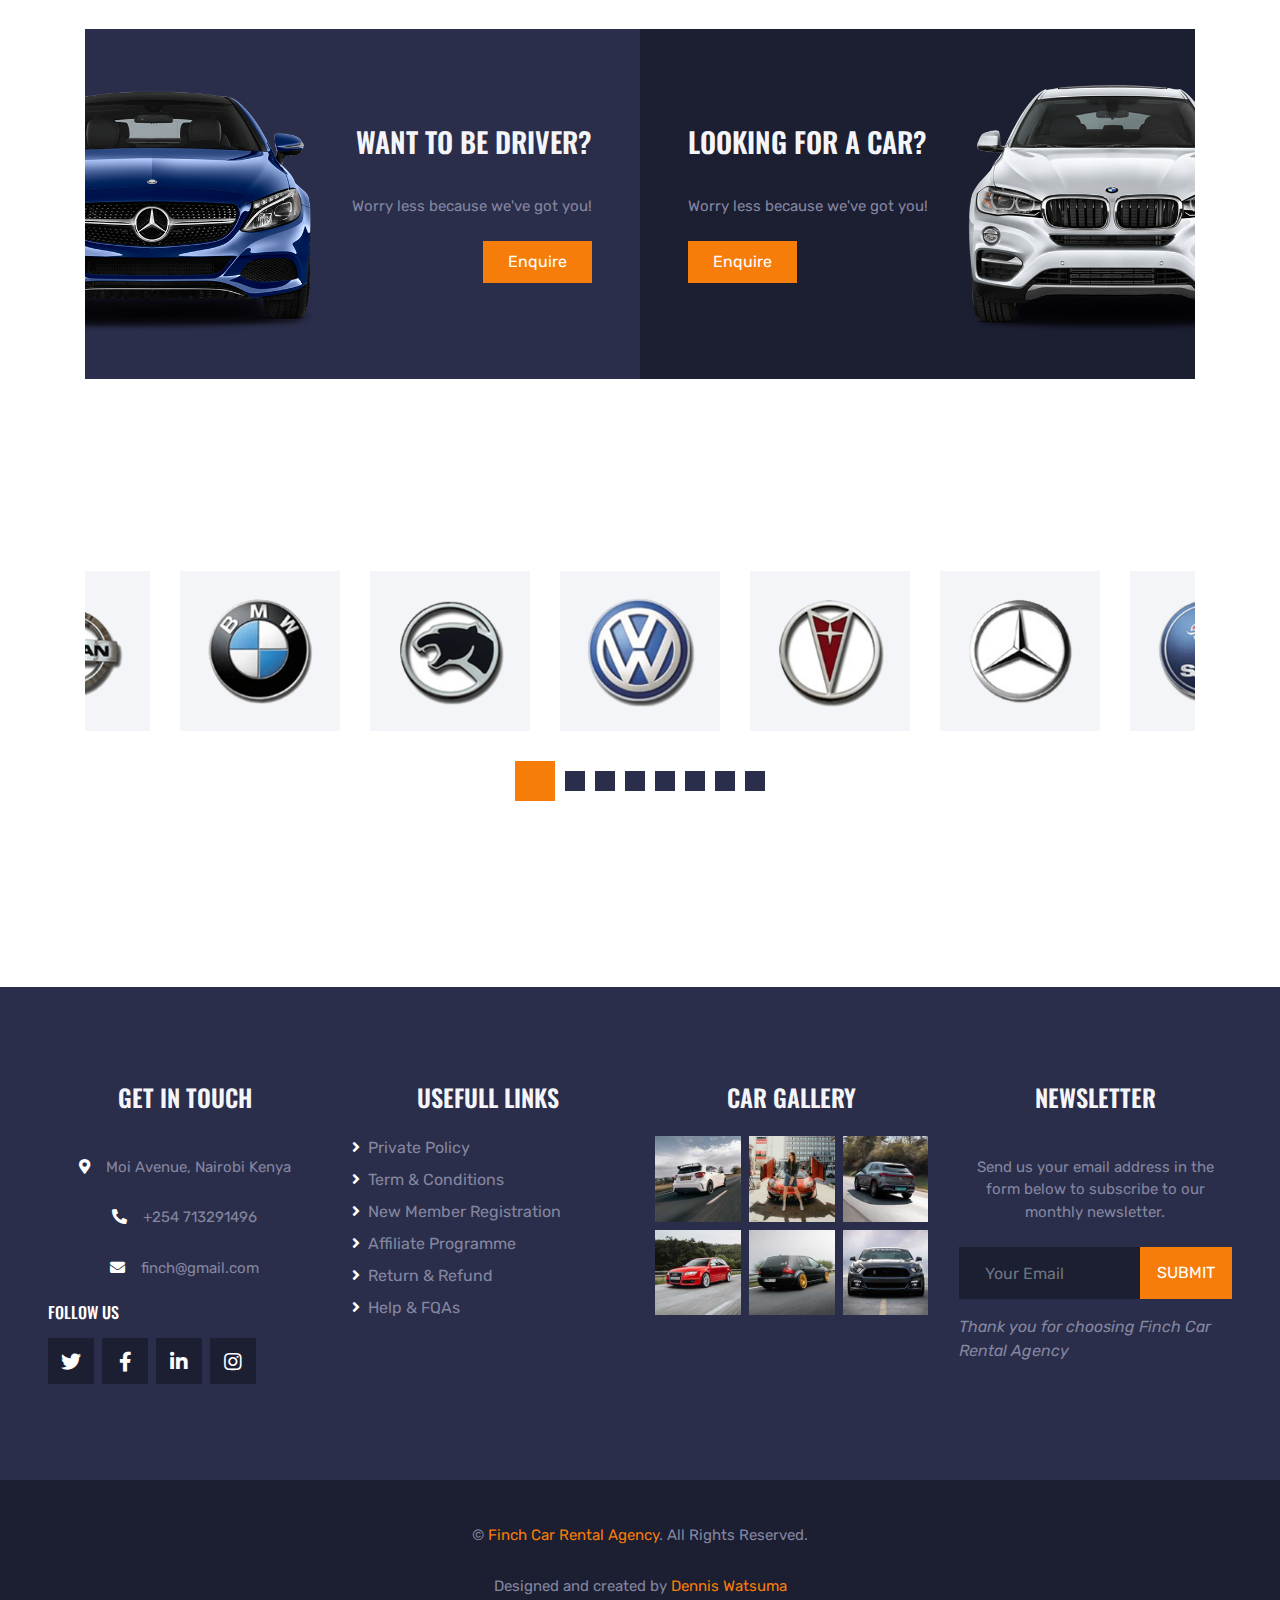
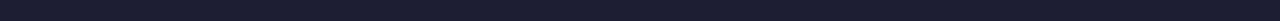
<file: about.html>
<!DOCTYPE html>
<html lang="en">

<head>
    <meta charset="utf-8">
    <title>Finch Car Rental</title>
    <meta content="width=device-width, initial-scale=1.0" name="viewport">
    <meta content="Free HTML Templates" name="keywords">
    <meta content="Free HTML Templates" name="description">

    <!-- Favicon -->
    <link href="img/favicon.ico" rel="icon">

    <!-- Google Web Fonts -->
    <link rel="preconnect" href="https://fonts.gstatic.com">
    <link href="https://fonts.googleapis.com/css2?family=Oswald:wght@400;500;600;700&family=Rubik&display=swap" rel="stylesheet"> 

    <!-- Font Awesome -->
    <link href="https://cdnjs.cloudflare.com/ajax/libs/font-awesome/5.15.0/css/all.min.css" rel="stylesheet">

    <!-- Libraries Stylesheet -->
    <link href="lib/owlcarousel/assets/owl.carousel.min.css" rel="stylesheet">
    <link href="lib/tempusdominus/css/tempusdominus-bootstrap-4.min.css" rel="stylesheet" />

    <!-- Customized Bootstrap Stylesheet -->
    <link href="css/bootstrap.min.css" rel="stylesheet">

    <!-- Template Stylesheet -->
    <link href="css/style.css" rel="stylesheet">
</head>

<body>
    <!-- Topbar Start -->
    <div class="container-fluid bg-dark py-3 px-lg-5 d-none d-lg-block">
        <div class="row">
            <div class="col-md-6 text-center text-lg-left mb-2 mb-lg-0">
                <div class="d-inline-flex align-items-center">
                    <a class="text-body pr-3" href=""><i class="fa fa-phone-alt mr-2"></i>+254 713291496</a>
                    <span class="text-body">|</span>
                    <a class="text-body px-3" href=""><i class="fa fa-envelope mr-2"></i>finch@gmail.com</a>
                </div>
            </div>
            <div class="col-md-6 text-center text-lg-right">
                <div class="d-inline-flex align-items-center">
                    <a class="text-body px-3" href="">
                        <i class="fab fa-facebook-f"></i>
                    </a>
                    <a class="text-body px-3" href="">
                        <i class="fab fa-twitter"></i>
                    </a>
                    <a class="text-body px-3" href="">
                        <i class="fab fa-linkedin-in"></i>
                    </a>
                    <a class="text-body px-3" href="">
                        <i class="fab fa-instagram"></i>
                    </a>
                    <a class="text-body pl-3" href="">
                        <i class="fab fa-youtube"></i>
                    </a>
                </div>
            </div>
        </div>
    </div>
    <!-- Topbar End -->


    <!-- Navbar Start -->
    <div class="container-fluid position-relative nav-bar p-0">
        <div class="position-relative px-lg-5" style="z-index: 9;">
            <nav class="navbar navbar-expand-lg bg-secondary navbar-dark py-3 py-lg-0 pl-3 pl-lg-5">
                <a href="" class="navbar-brand">
                    <h1 class="text-uppercase text-primary mb-1">Finch Car Rental Agency</h1>
                </a>
                <button type="button" class="navbar-toggler" data-toggle="collapse" data-target="#navbarCollapse">
                    <span class="navbar-toggler-icon"></span>
                </button>
                <div class="collapse navbar-collapse justify-content-between px-3" id="navbarCollapse">
                    <div class="navbar-nav ml-auto py-0">
                        <a href="index.html" class="nav-item nav-link">Home</a>
                        <a href="about.html" class="nav-item nav-link active">About</a>
                        <a href="service.html" class="nav-item nav-link">Service</a>
                        <div class="nav-item dropdown">
                            <a href="#" class="nav-link dropdown-toggle" data-toggle="dropdown">Cars</a>
                            <div class="dropdown-menu rounded-0 m-0">
                                <a href="car.html" class="dropdown-item">Car Listing</a>
                                <a href="detail.html" class="dropdown-item">Car Detail</a>
                                <a href="booking.html" class="dropdown-item">Car Booking</a>
                            </div>
                        </div>
                        </div>
                        <a href="contact.html" class="nav-item nav-link">Contact</a>
                    </div>
                </div>
            </nav>
        </div>
    </div>
    <!-- Navbar End -->


    <!-- Search Start -->
    <div class="container-fluid bg-white pt-3 px-lg-5">
        <div class="row mx-n2">
            <div class="col-xl-2 col-lg-4 col-md-6 px-2">
                <select class="custom-select px-4 mb-3" style="height: 50px;">
                    <option selected>Pickup Location</option>
                    <option value="1">Nairobi</option>
                    <option value="2">Mombasa</option>
                    <option value="3">Kisumu</option>
                </select>
            </div>
            <div class="col-xl-2 col-lg-4 col-md-6 px-2">
                <select class="custom-select px-4 mb-3" style="height: 50px;">
                    <option selected>Drop Location</option>
                    <option value="1">Nairobi</option>
                    <option value="2">Mombasa</option>
                    <option value="3">Kisumu</option>
                </select>
            </div>
            <div class="col-xl-2 col-lg-4 col-md-6 px-2">
                <div class="date mb-3" id="date" data-target-input="nearest">
                    <input type="text" class="form-control p-4 datetimepicker-input" placeholder="Pickup Date"
                        data-target="#date" data-toggle="datetimepicker" />
                </div>
            </div>
            <div class="col-xl-2 col-lg-4 col-md-6 px-2">
                <div class="time mb-3" id="time" data-target-input="nearest">
                    <input type="text" class="form-control p-4 datetimepicker-input" placeholder="Pickup Time"
                        data-target="#time" data-toggle="datetimepicker" />
                </div>
            </div>
            <div class="col-xl-2 col-lg-4 col-md-6 px-2">
                <select class="custom-select px-4 mb-3" style="height: 50px;">
                    <option selected>Select A Car</option>
                    <option value="1">Mercedes Benz Class A</option>
                    <option value="2">Mercedes Benz Class B</option>
                    <option value="3">Mercedes Benz Class C</option>
                </select>
            </div>
            <div class="col-xl-2 col-lg-4 col-md-6 px-2">
                <button class="btn btn-primary btn-block mb-3" type="submit" style="height: 50px;">Search</button>
            </div>
        </div>
    </div>
    <!-- Search End -->


    <!-- Page Header Start -->
    <div class="container-fluid page-header">
        <h1 class="display-3 text-uppercase text-white mb-3">About</h1>
        <div class="d-inline-flex text-white">
            <h6 class="text-uppercase m-0"><a class="text-white" href="">Home</a></h6>
            <h6 class="text-body m-0 px-3">/</h6>
            <h6 class="text-uppercase text-body m-0">About</h6>
        </div>
    </div>
    <!-- Page Header Start -->


    <!-- About Start -->
    <div class="container-fluid py-5">
        <div class="container pt-5 pb-3">
            <h1 class="display-4 text-uppercase text-center mb-5">The Home To <span class="text-primary"> Your Royal Cars</span></h1>
            <div class="row justify-content-center">
                <div class="col-lg-10 text-center">
                    <img class="w-75 mb-4" src="img/about.png" alt="">
                    <p>Welcome to Finch Car Rental Agency. We are a car rental agency that ousources cars out to viable clients who are ready to rent. We are located in every major cities in Kenya: Nairobi, Mombasa, Kisumu & Nakuru. We work from Monday to Saturday and are free on Sunday.</p>
                </div>
            </div>
            <div class="row mt-3">
                <div class="col-lg-4 mb-2">
                    <div class="d-flex align-items-center bg-light p-4 mb-4" style="height: 150px;">
                        <div class="d-flex align-items-center justify-content-center flex-shrink-0 bg-primary ml-n4 mr-4" style="width: 100px; height: 100px;">
                            <i class="fa fa-2x fa-headset text-secondary"></i>
                        </div>
                        <h4 class="text-uppercase m-0">24/7 Car Rental Support</h4>
                    </div>
                </div>
                <div class="col-lg-4 mb-2">
                    <div class="d-flex align-items-center bg-secondary p-4 mb-4" style="height: 150px;">
                        <div class="d-flex align-items-center justify-content-center flex-shrink-0 bg-primary ml-n4 mr-4" style="width: 100px; height: 100px;">
                            <i class="fa fa-2x fa-car text-secondary"></i>
                        </div>
                        <h4 class="text-light text-uppercase m-0">Car Reservation Anytime</h4>
                    </div>
                </div>
                <div class="col-lg-4 mb-2">
                    <div class="d-flex align-items-center bg-light p-4 mb-4" style="height: 150px;">
                        <div class="d-flex align-items-center justify-content-center flex-shrink-0 bg-primary ml-n4 mr-4" style="width: 100px; height: 100px;">
                            <i class="fa fa-2x fa-map-marker-alt text-secondary"></i>
                        </div>
                        <h4 class="text-uppercase m-0">Lots Of Pickup Locations</h4>
                    </div>
                </div>
            </div>
        </div>
    </div>
    <!-- About End -->


    <!-- Banner Start -->
    <div class="container-fluid py-5">
        <div class="container py-5">
            <div class="row mx-0">
                <div class="col-lg-6 px-0">
                    <div class="px-5 bg-secondary d-flex align-items-center justify-content-between" style="height: 350px;">
                        <img class="img-fluid flex-shrink-0 ml-n5 w-50 mr-4" src="img/banner-left.png" alt="">
                        <div class="text-right">
                            <h3 class="text-uppercase text-light mb-3">Want to be driver?</h3>
                            <p class="mb-4">Worry less because we've got you!</p>
                            <a class="btn btn-primary py-2 px-4" href="">Enquire</a>
                        </div>
                    </div>
                </div>
                <div class="col-lg-6 px-0">
                    <div class="px-5 bg-dark d-flex align-items-center justify-content-between" style="height: 350px;">
                        <div class="text-left">
                            <h3 class="text-uppercase text-light mb-3">Looking for a car?</h3>
                            <p class="mb-4">Worry less because we've got you!</p>
                            <a class="btn btn-primary py-2 px-4" href="">Enquire</a>
                        </div>
                        <img class="img-fluid flex-shrink-0 mr-n5 w-50 ml-4" src="img/banner-right.png" alt="">
                    </div>
                </div>
            </div>
        </div>
    </div>
    <!-- Banner End -->


    <!-- Vendor Start -->
    <div class="container-fluid py-5">
        <div class="container py-5">
            <div class="owl-carousel vendor-carousel">
                <div class="bg-light p-4">
                    <img src="img/vendor-1.png" alt="">
                </div>
                <div class="bg-light p-4">
                    <img src="img/vendor-2.png" alt="">
                </div>
                <div class="bg-light p-4">
                    <img src="img/vendor-3.png" alt="">
                </div>
                <div class="bg-light p-4">
                    <img src="img/vendor-4.png" alt="">
                </div>
                <div class="bg-light p-4">
                    <img src="img/vendor-5.png" alt="">
                </div>
                <div class="bg-light p-4">
                    <img src="img/vendor-6.png" alt="">
                </div>
                <div class="bg-light p-4">
                    <img src="img/vendor-7.png" alt="">
                </div>
                <div class="bg-light p-4">
                    <img src="img/vendor-8.png" alt="">
                </div>
            </div>
        </div>
    </div>
    <!-- Vendor End -->


    <!-- Footer Start -->
    <div class="container-fluid bg-secondary py-5 px-sm-3 px-md-5" style="margin-top: 90px;">
        <div class="row pt-5">
            <div class="col-lg-3 col-md-6 mb-5">
                <h4 class="text-uppercase text-light mb-4">Get In Touch</h4>
                <p class="mb-2"><i class="fa fa-map-marker-alt text-white mr-3"></i>Moi Avenue, Nairobi Kenya</p>
                <p class="mb-2"><i class="fa fa-phone-alt text-white mr-3"></i>+254 713291496</p>
                <p><i class="fa fa-envelope text-white mr-3"></i>finch@gmail.com</p>
                <h6 class="text-uppercase text-white py-2">Follow Us</h6>
                <div class="d-flex justify-content-start">
                    <a class="btn btn-lg btn-dark btn-lg-square mr-2" href="#"><i class="fab fa-twitter"></i></a>
                    <a class="btn btn-lg btn-dark btn-lg-square mr-2" href="#"><i class="fab fa-facebook-f"></i></a>
                    <a class="btn btn-lg btn-dark btn-lg-square mr-2" href="#"><i class="fab fa-linkedin-in"></i></a>
                    <a class="btn btn-lg btn-dark btn-lg-square" href="#"><i class="fab fa-instagram"></i></a>
                </div>
            </div>
            <div class="col-lg-3 col-md-6 mb-5">
                <h4 class="text-uppercase text-light mb-4">Usefull Links</h4>
                <div class="d-flex flex-column justify-content-start">
                    <a class="text-body mb-2" href="#"><i class="fa fa-angle-right text-white mr-2"></i>Private Policy</a>
                    <a class="text-body mb-2" href="#"><i class="fa fa-angle-right text-white mr-2"></i>Term & Conditions</a>
                    <a class="text-body mb-2" href="#"><i class="fa fa-angle-right text-white mr-2"></i>New Member Registration</a>
                    <a class="text-body mb-2" href="#"><i class="fa fa-angle-right text-white mr-2"></i>Affiliate Programme</a>
                    <a class="text-body mb-2" href="#"><i class="fa fa-angle-right text-white mr-2"></i>Return & Refund</a>
                    <a class="text-body" href="#"><i class="fa fa-angle-right text-white mr-2"></i>Help & FQAs</a>
                </div>
            </div>
            <div class="col-lg-3 col-md-6 mb-5">
                <h4 class="text-uppercase text-light mb-4">Car Gallery</h4>
                <div class="row mx-n1">
                    <div class="col-4 px-1 mb-2">
                        <a href=""><img class="w-100" src="img/gallery-1.jpg" alt=""></a>
                    </div>
                    <div class="col-4 px-1 mb-2">
                        <a href=""><img class="w-100" src="img/gallery-2.jpg" alt=""></a>
                    </div>
                    <div class="col-4 px-1 mb-2">
                        <a href=""><img class="w-100" src="img/gallery-3.jpg" alt=""></a>
                    </div>
                    <div class="col-4 px-1 mb-2">
                        <a href=""><img class="w-100" src="img/gallery-4.jpg" alt=""></a>
                    </div>
                    <div class="col-4 px-1 mb-2">
                        <a href=""><img class="w-100" src="img/gallery-5.jpg" alt=""></a>
                    </div>
                    <div class="col-4 px-1 mb-2">
                        <a href=""><img class="w-100" src="img/gallery-6.jpg" alt=""></a>
                    </div>
                </div>
            </div>
            <div class="col-lg-3 col-md-6 mb-5">
                <h4 class="text-uppercase text-light mb-4">Newsletter</h4>
                <p class="mb-4">Send us your email address in the form below to subscribe to our monthly newsletter.</p>
                <div class="w-100 mb-3">
                    <div class="input-group">
                        <input type="text" class="form-control bg-dark border-dark" style="padding: 25px;" placeholder="Your Email">
                        <div class="input-group-append">
                            <button class="btn btn-primary text-uppercase px-3">Submit</button>
                        </div>
                    </div>
                </div>
                <i>Thank you for choosing Finch Car Rental Agency</i>
            </div>
        </div>
    </div>
    <div class="container-fluid bg-dark py-4 px-sm-3 px-md-5">
        <p class="mb-2 text-center text-body">&copy; <a href="#">Finch Car Rental Agency</a>. All Rights Reserved.</p>
        <p class="m-0 text-center text-body">Designed and created by <a href="">Dennis Watsuma</a></p>
    </div>
    <!-- Footer End -->


    <!-- Back to Top -->
    <a href="#" class="btn btn-lg btn-primary btn-lg-square back-to-top"><i class="fa fa-angle-double-up"></i></a>


    <!-- JavaScript Libraries -->
    <script src="https://code.jquery.com/jquery-3.4.1.min.js"></script>
    <script src="https://stackpath.bootstrapcdn.com/bootstrap/4.4.1/js/bootstrap.bundle.min.js"></script>
    <script src="lib/easing/easing.min.js"></script>
    <script src="lib/waypoints/waypoints.min.js"></script>
    <script src="lib/owlcarousel/owl.carousel.min.js"></script>
    <script src="lib/tempusdominus/js/moment.min.js"></script>
    <script src="lib/tempusdominus/js/moment-timezone.min.js"></script>
    <script src="lib/tempusdominus/js/tempusdominus-bootstrap-4.min.js"></script>

    <!-- Template Javascript -->
    <script src="js/main.js"></script>
</body>

</html>
</file>
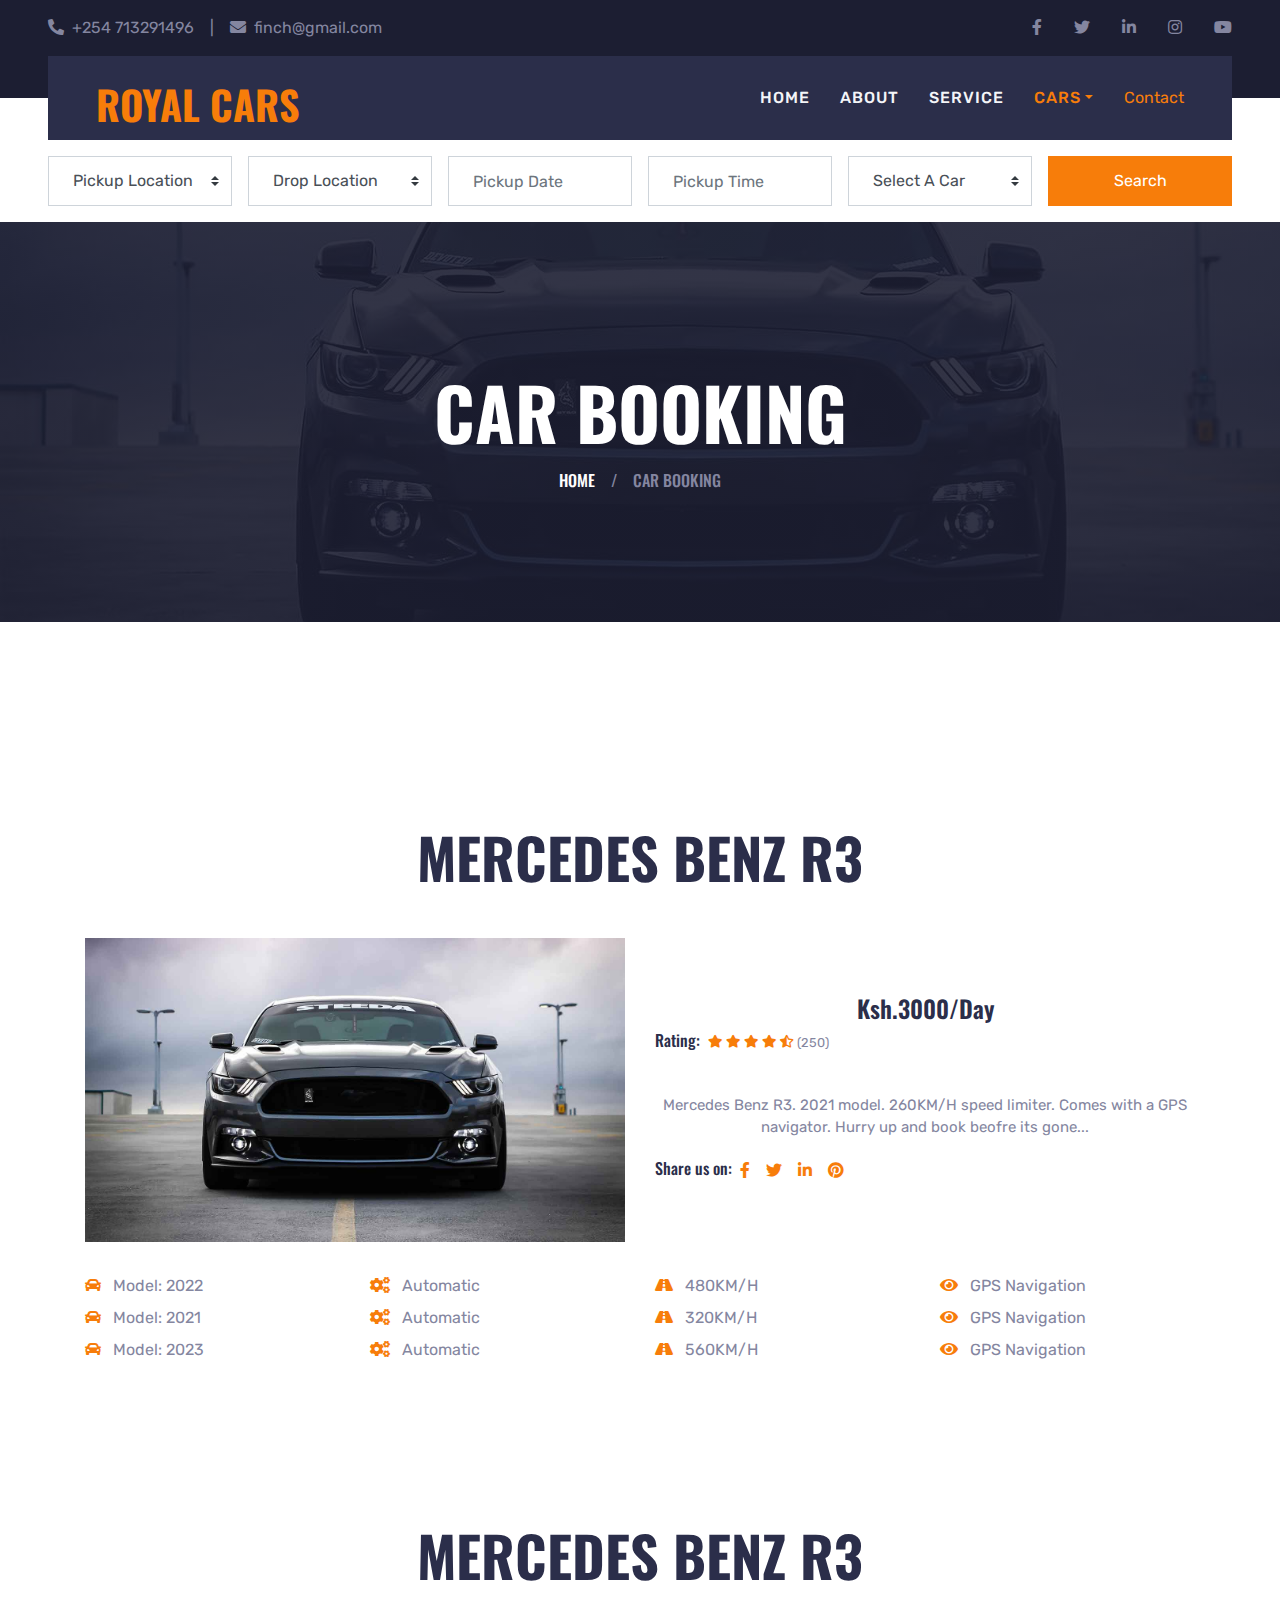
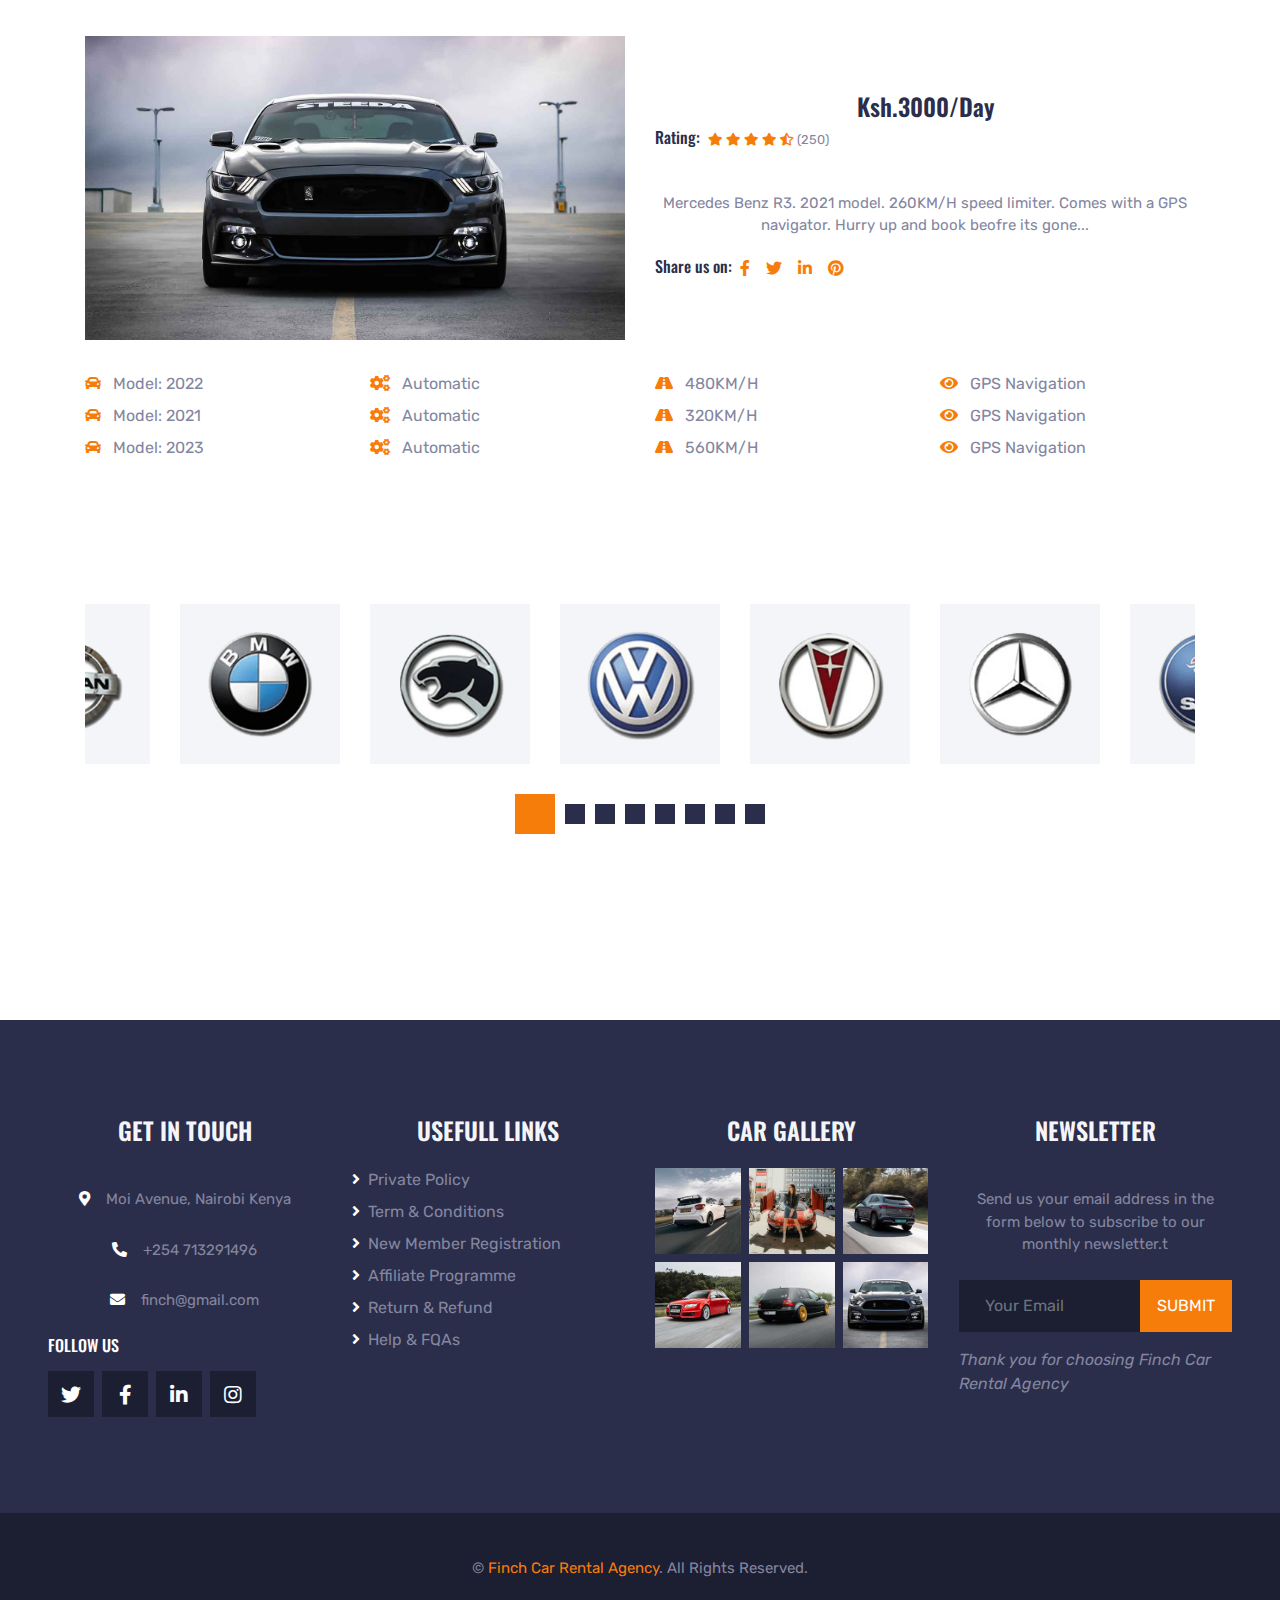
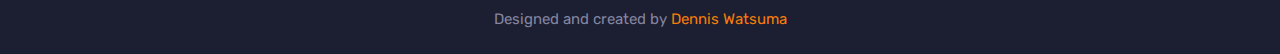
<file: booking.html>
<!DOCTYPE html>
<html lang="en">

<head>
    <meta charset="utf-8">
    <title>Finch Car Rental</title>
    <meta content="width=device-width, initial-scale=1.0" name="viewport">
    <meta content="Free HTML Templates" name="keywords">
    <meta content="Free HTML Templates" name="description">

    <!-- Favicon -->
    <link href="img/favicon.ico" rel="icon">

    <!-- Google Web Fonts -->
    <link rel="preconnect" href="https://fonts.gstatic.com">
    <link href="https://fonts.googleapis.com/css2?family=Oswald:wght@400;500;600;700&family=Rubik&display=swap" rel="stylesheet"> 

    <!-- Font Awesome -->
    <link href="https://cdnjs.cloudflare.com/ajax/libs/font-awesome/5.15.0/css/all.min.css" rel="stylesheet">

    <!-- Libraries Stylesheet -->
    <link href="lib/owlcarousel/assets/owl.carousel.min.css" rel="stylesheet">
    <link href="lib/tempusdominus/css/tempusdominus-bootstrap-4.min.css" rel="stylesheet" />

    <!-- Customized Bootstrap Stylesheet -->
    <link href="css/bootstrap.min.css" rel="stylesheet">

    <!-- Template Stylesheet -->
    <link href="css/style.css" rel="stylesheet">
</head>

<body>
    <!-- Topbar Start -->
    <div class="container-fluid bg-dark py-3 px-lg-5 d-none d-lg-block">
        <div class="row">
            <div class="col-md-6 text-center text-lg-left mb-2 mb-lg-0">
                <div class="d-inline-flex align-items-center">
                    <a class="text-body pr-3" href=""><i class="fa fa-phone-alt mr-2"></i>+254 713291496</a>
                    <span class="text-body">|</span>
                    <a class="text-body px-3" href=""><i class="fa fa-envelope mr-2"></i>finch@gmail.com</a>
                </div>
            </div>
            <div class="col-md-6 text-center text-lg-right">
                <div class="d-inline-flex align-items-center">
                    <a class="text-body px-3" href="">
                        <i class="fab fa-facebook-f"></i>
                    </a>
                    <a class="text-body px-3" href="">
                        <i class="fab fa-twitter"></i>
                    </a>
                    <a class="text-body px-3" href="">
                        <i class="fab fa-linkedin-in"></i>
                    </a>
                    <a class="text-body px-3" href="">
                        <i class="fab fa-instagram"></i>
                    </a>
                    <a class="text-body pl-3" href="">
                        <i class="fab fa-youtube"></i>
                    </a>
                </div>
            </div>
        </div>
    </div>
    <!-- Topbar End -->


    <!-- Navbar Start -->
    <div class="container-fluid position-relative nav-bar p-0">
        <div class="position-relative px-lg-5" style="z-index: 9;">
            <nav class="navbar navbar-expand-lg bg-secondary navbar-dark py-3 py-lg-0 pl-3 pl-lg-5">
                <a href="" class="navbar-brand">
                    <h1 class="text-uppercase text-primary mb-1">Royal Cars</h1>
                </a>
                <button type="button" class="navbar-toggler" data-toggle="collapse" data-target="#navbarCollapse">
                    <span class="navbar-toggler-icon"></span>
                </button>
                <div class="collapse navbar-collapse justify-content-between px-3" id="navbarCollapse">
                    <div class="navbar-nav ml-auto py-0">
                        <a href="index.html" class="nav-item nav-link">Home</a>
                        <a href="about.html" class="nav-item nav-link">About</a>
                        <a href="service.html" class="nav-item nav-link">Service</a>
                        <div class="nav-item dropdown">
                            <a href="#" class="nav-link dropdown-toggle active" data-toggle="dropdown">Cars</a>
                            <div class="dropdown-menu rounded-0 m-0">
                                <a href="car.html" class="dropdown-item">Car Listing</a>
                                <a href="detail.html" class="dropdown-item">Car Detail</a>
                                <a href="booking.html" class="dropdown-item active">Car Booking</a>
                            </div>
                        </div>
                        </div>
                        <a href="contact.html" class="nav-item nav-link">Contact</a>
                    </div>
                </div>
            </nav>
        </div>
    </div>
    <!-- Navbar End -->


    <!-- Search Start -->
    <div class="container-fluid bg-white pt-3 px-lg-5">
        <div class="row mx-n2">
            <div class="col-xl-2 col-lg-4 col-md-6 px-2">
                <select class="custom-select px-4 mb-3" style="height: 50px;">
                    <option selected>Pickup Location</option>
                    <option value="1">Nairobi</option>
                    <option value="2">Mombasa</option>
                    <option value="3">Kisumu</option>
                </select>
            </div>
            <div class="col-xl-2 col-lg-4 col-md-6 px-2">
                <select class="custom-select px-4 mb-3" style="height: 50px;">
                    <option selected>Drop Location</option>
                    <option value="1">Nairobi</option>
                    <option value="2">Mombasa</option>
                    <option value="3">Kisumu</option>
                </select>
            </div>
            <div class="col-xl-2 col-lg-4 col-md-6 px-2">
                <div class="date mb-3" id="date" data-target-input="nearest">
                    <input type="text" class="form-control p-4 datetimepicker-input" placeholder="Pickup Date"
                        data-target="#date" data-toggle="datetimepicker" />
                </div>
            </div>
            <div class="col-xl-2 col-lg-4 col-md-6 px-2">
                <div class="time mb-3" id="time" data-target-input="nearest">
                    <input type="text" class="form-control p-4 datetimepicker-input" placeholder="Pickup Time"
                        data-target="#time" data-toggle="datetimepicker" />
                </div>
            </div>
            <div class="col-xl-2 col-lg-4 col-md-6 px-2">
                <select class="custom-select px-4 mb-3" style="height: 50px;">
                    <option selected>Select A Car</option>
                    <option value="1">Mercedes Benz Class A</option>
                    <option value="2">Mercedes Benz Class B</option>
                    <option value="3">Mercedes Benz Class C</option>
                </select>
            </div>
            <div class="col-xl-2 col-lg-4 col-md-6 px-2">
                <button class="btn btn-primary btn-block mb-3" type="submit" style="height: 50px;">Search</button>
            </div>
        </div>
    </div>
    <!-- Search End -->


    <!-- Page Header Start -->
    <div class="container-fluid page-header">
        <h1 class="display-3 text-uppercase text-white mb-3">Car Booking</h1>
        <div class="d-inline-flex text-white">
            <h6 class="text-uppercase m-0"><a class="text-white" href="">Home</a></h6>
            <h6 class="text-body m-0 px-3">/</h6>
            <h6 class="text-uppercase text-body m-0">Car Booking</h6>
        </div>
    </div>
    <!-- Page Header Start -->


    <!-- Detail Start -->
   <div class="container-fluid pt-5">
        <div class ="container pt-5 pb-3">
            <h1 class="display-4 text-uppercase mb-5">Mercedes Benz R3</h1>
            <div class="row align-items-center pb-2">
                <div class="col-lg-6 mb-4">
                    <img class="img-fluid" src="img/bg-banner.jpg" alt="">
                </div>
                <div class="col-lg-6 mb-4">
                    <h4 class="mb-2">Ksh.3000/Day</h4>
                    <div class="d-flex mb-3">
                        <h6 class="mr-2">Rating:</h6>
                        <div class="d-flex align-items-center justify-content-center mb-1">
                            <small class="fa fa-star text-primary mr-1"></small>
                            <small class="fa fa-star text-primary mr-1"></small>
                            <small class="fa fa-star text-primary mr-1"></small>
                            <small class="fa fa-star text-primary mr-1"></small>
                            <small class="fa fa-star-half-alt text-primary mr-1"></small>
                            <small>(250)</small>
                        </div>
                    </div>
                    <p>Mercedes Benz R3. 2021 model. 260KM/H speed limiter. Comes with a GPS navigator. Hurry up and book beofre its gone...</p>
                    <div class="d-flex pt-1">
                        <h6>Share us on:</h6>
                        <div class="d-inline-flex">
                            <a class="px-2" href=""><i class="fab fa-facebook-f"></i></a>
                            <a class="px-2" href=""><i class="fab fa-twitter"></i></a>
                            <a class="px-2" href=""><i class="fab fa-linkedin-in"></i></a>
                            <a class="px-2" href=""><i class="fab fa-pinterest"></i></a>
                        </div>
                    </div>
                </div>
            </div>
            <div class="row mt-n3 mt-lg-0 pb-4">
                <div class="col-md-3 col-6 mb-2">
                    <i class="fa fa-car text-primary mr-2"></i>
                    <span>Model: 2022</span>
                </div>
                <div class="col-md-3 col-6 mb-2">
                    <i class="fa fa-cogs text-primary mr-2"></i>
                    <span>Automatic</span>
                </div>
                <div class="col-md-3 col-6 mb-2">
                    <i class="fa fa-road text-primary mr-2"></i>
                    <span>480KM/H</span>
                </div>
                <div class="col-md-3 col-6 mb-2">
                    <i class="fa fa-eye text-primary mr-2"></i>
                    <span>GPS Navigation</span>
                </div>
                <div class="col-md-3 col-6 mb-2">
                    <i class="fa fa-car text-primary mr-2"></i>
                    <span>Model: 2021</span>
                </div>
                <div class="col-md-3 col-6 mb-2">
                    <i class="fa fa-cogs text-primary mr-2"></i>
                    <span>Automatic</span>
                </div>
                <div class="col-md-3 col-6 mb-2">
                    <i class="fa fa-road text-primary mr-2"></i>
                    <span>320KM/H</span>
                </div>
                <div class="col-md-3 col-6 mb-2">
                    <i class="fa fa-eye text-primary mr-2"></i>
                    <span>GPS Navigation</span>
                </div>
                <div class="col-md-3 col-6 mb-2">
                    <i class="fa fa-car text-primary mr-2"></i>
                    <span>Model: 2023</span>
                </div>
                <div class="col-md-3 col-6 mb-2">
                    <i class="fa fa-cogs text-primary mr-2"></i>
                    <span>Automatic</span>
                </div>
                <div class="col-md-3 col-6 mb-2">
                    <i class="fa fa-road text-primary mr-2"></i>
                    <span>560KM/H</span>
                </div>
                <div class="col-md-3 col-6 mb-2">
                    <i class="fa fa-eye text-primary mr-2"></i>
                    <span>GPS Navigation</span>
                </div>
            </div>
        </div>
    </div>
    <!-- Detail End -->



    <div class="container-fluid pt-5">
        <div class ="container pt-5 pb-3">
            <h1 class="display-4 text-uppercase mb-5">Mercedes Benz R3</h1>
            <div class="row align-items-center pb-2">
                <div class="col-lg-6 mb-4">
                    <img class="img-fluid" src="img/bg-banner.jpg" alt="">
                </div>
                <div class="col-lg-6 mb-4">
                    <h4 class="mb-2">Ksh.3000/Day</h4>
                    <div class="d-flex mb-3">
                        <h6 class="mr-2">Rating:</h6>
                        <div class="d-flex align-items-center justify-content-center mb-1">
                            <small class="fa fa-star text-primary mr-1"></small>
                            <small class="fa fa-star text-primary mr-1"></small>
                            <small class="fa fa-star text-primary mr-1"></small>
                            <small class="fa fa-star text-primary mr-1"></small>
                            <small class="fa fa-star-half-alt text-primary mr-1"></small>
                            <small>(250)</small>
                        </div>
                    </div>
                    <p>Mercedes Benz R3. 2021 model. 260KM/H speed limiter. Comes with a GPS navigator. Hurry up and book beofre its gone...</p>
                    <div class="d-flex pt-1">
                        <h6>Share us on:</h6>
                        <div class="d-inline-flex">
                            <a class="px-2" href=""><i class="fab fa-facebook-f"></i></a>
                            <a class="px-2" href=""><i class="fab fa-twitter"></i></a>
                            <a class="px-2" href=""><i class="fab fa-linkedin-in"></i></a>
                            <a class="px-2" href=""><i class="fab fa-pinterest"></i></a>
                        </div>
                    </div>
                </div>
            </div>
            <div class="row mt-n3 mt-lg-0 pb-4">
                <div class="col-md-3 col-6 mb-2">
                    <i class="fa fa-car text-primary mr-2"></i>
                    <span>Model: 2022</span>
                </div>
                <div class="col-md-3 col-6 mb-2">
                    <i class="fa fa-cogs text-primary mr-2"></i>
                    <span>Automatic</span>
                </div>
                <div class="col-md-3 col-6 mb-2">
                    <i class="fa fa-road text-primary mr-2"></i>
                    <span>480KM/H</span>
                </div>
                <div class="col-md-3 col-6 mb-2">
                    <i class="fa fa-eye text-primary mr-2"></i>
                    <span>GPS Navigation</span>
                </div>
                <div class="col-md-3 col-6 mb-2">
                    <i class="fa fa-car text-primary mr-2"></i>
                    <span>Model: 2021</span>
                </div>
                <div class="col-md-3 col-6 mb-2">
                    <i class="fa fa-cogs text-primary mr-2"></i>
                    <span>Automatic</span>
                </div>
                <div class="col-md-3 col-6 mb-2">
                    <i class="fa fa-road text-primary mr-2"></i>
                    <span>320KM/H</span>
                </div>
                <div class="col-md-3 col-6 mb-2">
                    <i class="fa fa-eye text-primary mr-2"></i>
                    <span>GPS Navigation</span>
                </div>
                <div class="col-md-3 col-6 mb-2">
                    <i class="fa fa-car text-primary mr-2"></i>
                    <span>Model: 2023</span>
                </div>
                <div class="col-md-3 col-6 mb-2">
                    <i class="fa fa-cogs text-primary mr-2"></i>
                    <span>Automatic</span>
                </div>
                <div class="col-md-3 col-6 mb-2">
                    <i class="fa fa-road text-primary mr-2"></i>
                    <span>560KM/H</span>
                </div>
                <div class="col-md-3 col-6 mb-2">
                    <i class="fa fa-eye text-primary mr-2"></i>
                    <span>GPS Navigation</span>
                </div>
            </div>
        </div>
    </div>
    <!-- Detail End -->



   
    <!-- Car Booking End -->


    <!-- Vendor Start -->
    <div class="container-fluid py-5">
        <div class="container py-5">
            <div class="owl-carousel vendor-carousel">
                <div class="bg-light p-4">
                    <img src="img/vendor-1.png" alt="">
                </div>
                <div class="bg-light p-4">
                    <img src="img/vendor-2.png" alt="">
                </div>
                <div class="bg-light p-4">
                    <img src="img/vendor-3.png" alt="">
                </div>
                <div class="bg-light p-4">
                    <img src="img/vendor-4.png" alt="">
                </div>
                <div class="bg-light p-4">
                    <img src="img/vendor-5.png" alt="">
                </div>
                <div class="bg-light p-4">
                    <img src="img/vendor-6.png" alt="">
                </div>
                <div class="bg-light p-4">
                    <img src="img/vendor-7.png" alt="">
                </div>
                <div class="bg-light p-4">
                    <img src="img/vendor-8.png" alt="">
                </div>
            </div>
        </div>
    </div>
    <!-- Vendor End -->


    <!-- Footer Start -->
    <div class="container-fluid bg-secondary py-5 px-sm-3 px-md-5" style="margin-top: 90px;">
        <div class="row pt-5">
            <div class="col-lg-3 col-md-6 mb-5">
                <h4 class="text-uppercase text-light mb-4">Get In Touch</h4>
                <p class="mb-2"><i class="fa fa-map-marker-alt text-white mr-3"></i>Moi Avenue, Nairobi Kenya</p>
                <p class="mb-2"><i class="fa fa-phone-alt text-white mr-3"></i>+254 713291496</p>
                <p><i class="fa fa-envelope text-white mr-3"></i>finch@gmail.com</p>
                <h6 class="text-uppercase text-white py-2">Follow Us</h6>
                <div class="d-flex justify-content-start">
                    <a class="btn btn-lg btn-dark btn-lg-square mr-2" href="#"><i class="fab fa-twitter"></i></a>
                    <a class="btn btn-lg btn-dark btn-lg-square mr-2" href="#"><i class="fab fa-facebook-f"></i></a>
                    <a class="btn btn-lg btn-dark btn-lg-square mr-2" href="#"><i class="fab fa-linkedin-in"></i></a>
                    <a class="btn btn-lg btn-dark btn-lg-square" href="#"><i class="fab fa-instagram"></i></a>
                </div>
            </div>
            <div class="col-lg-3 col-md-6 mb-5">
                <h4 class="text-uppercase text-light mb-4">Usefull Links</h4>
                <div class="d-flex flex-column justify-content-start">
                    <a class="text-body mb-2" href="#"><i class="fa fa-angle-right text-white mr-2"></i>Private Policy</a>
                    <a class="text-body mb-2" href="#"><i class="fa fa-angle-right text-white mr-2"></i>Term & Conditions</a>
                    <a class="text-body mb-2" href="#"><i class="fa fa-angle-right text-white mr-2"></i>New Member Registration</a>
                    <a class="text-body mb-2" href="#"><i class="fa fa-angle-right text-white mr-2"></i>Affiliate Programme</a>
                    <a class="text-body mb-2" href="#"><i class="fa fa-angle-right text-white mr-2"></i>Return & Refund</a>
                    <a class="text-body" href="#"><i class="fa fa-angle-right text-white mr-2"></i>Help & FQAs</a>
                </div>
            </div>
            <div class="col-lg-3 col-md-6 mb-5">
                <h4 class="text-uppercase text-light mb-4">Car Gallery</h4>
                <div class="row mx-n1">
                    <div class="col-4 px-1 mb-2">
                        <a href=""><img class="w-100" src="img/gallery-1.jpg" alt=""></a>
                    </div>
                    <div class="col-4 px-1 mb-2">
                        <a href=""><img class="w-100" src="img/gallery-2.jpg" alt=""></a>
                    </div>
                    <div class="col-4 px-1 mb-2">
                        <a href=""><img class="w-100" src="img/gallery-3.jpg" alt=""></a>
                    </div>
                    <div class="col-4 px-1 mb-2">
                        <a href=""><img class="w-100" src="img/gallery-4.jpg" alt=""></a>
                    </div>
                    <div class="col-4 px-1 mb-2">
                        <a href=""><img class="w-100" src="img/gallery-5.jpg" alt=""></a>
                    </div>
                    <div class="col-4 px-1 mb-2">
                        <a href=""><img class="w-100" src="img/gallery-6.jpg" alt=""></a>
                    </div>
                </div>
            </div>
            <div class="col-lg-3 col-md-6 mb-5">
                <h4 class="text-uppercase text-light mb-4">Newsletter</h4>
                <p class="mb-4">Send us your email address in the form below to subscribe to our monthly newsletter.t</p>
                <div class="w-100 mb-3">
                    <div class="input-group">
                        <input type="text" class="form-control bg-dark border-dark" style="padding: 25px;" placeholder="Your Email">
                        <div class="input-group-append">
                            <button class="btn btn-primary text-uppercase px-3">Submit</button>
                        </div>
                    </div>
                </div>
                <i>Thank you for choosing Finch Car Rental Agency</i>
            </div>
        </div>
    </div>
    <div class="container-fluid bg-dark py-4 px-sm-3 px-md-5">
        <p class="mb-2 text-center text-body">&copy; <a href="#">Finch Car Rental Agency</a>. All Rights Reserved.</p>
        <p class="m-0 text-center text-body">Designed and created by <a href="">Dennis Watsuma</a></p>
    </div>
    <!-- Footer End -->


    <!-- Back to Top -->
    <a href="#" class="btn btn-lg btn-primary btn-lg-square back-to-top"><i class="fa fa-angle-double-up"></i></a>


    <!-- JavaScript Libraries -->
    <script src="https://code.jquery.com/jquery-3.4.1.min.js"></script>
    <script src="https://stackpath.bootstrapcdn.com/bootstrap/4.4.1/js/bootstrap.bundle.min.js"></script>
    <script src="lib/easing/easing.min.js"></script>
    <script src="lib/waypoints/waypoints.min.js"></script>
    <script src="lib/owlcarousel/owl.carousel.min.js"></script>
    <script src="lib/tempusdominus/js/moment.min.js"></script>
    <script src="lib/tempusdominus/js/moment-timezone.min.js"></script>
    <script src="lib/tempusdominus/js/tempusdominus-bootstrap-4.min.js"></script>

    <!-- Template Javascript -->
    <script src="js/main.js"></script>
</body>

</html>
</file>
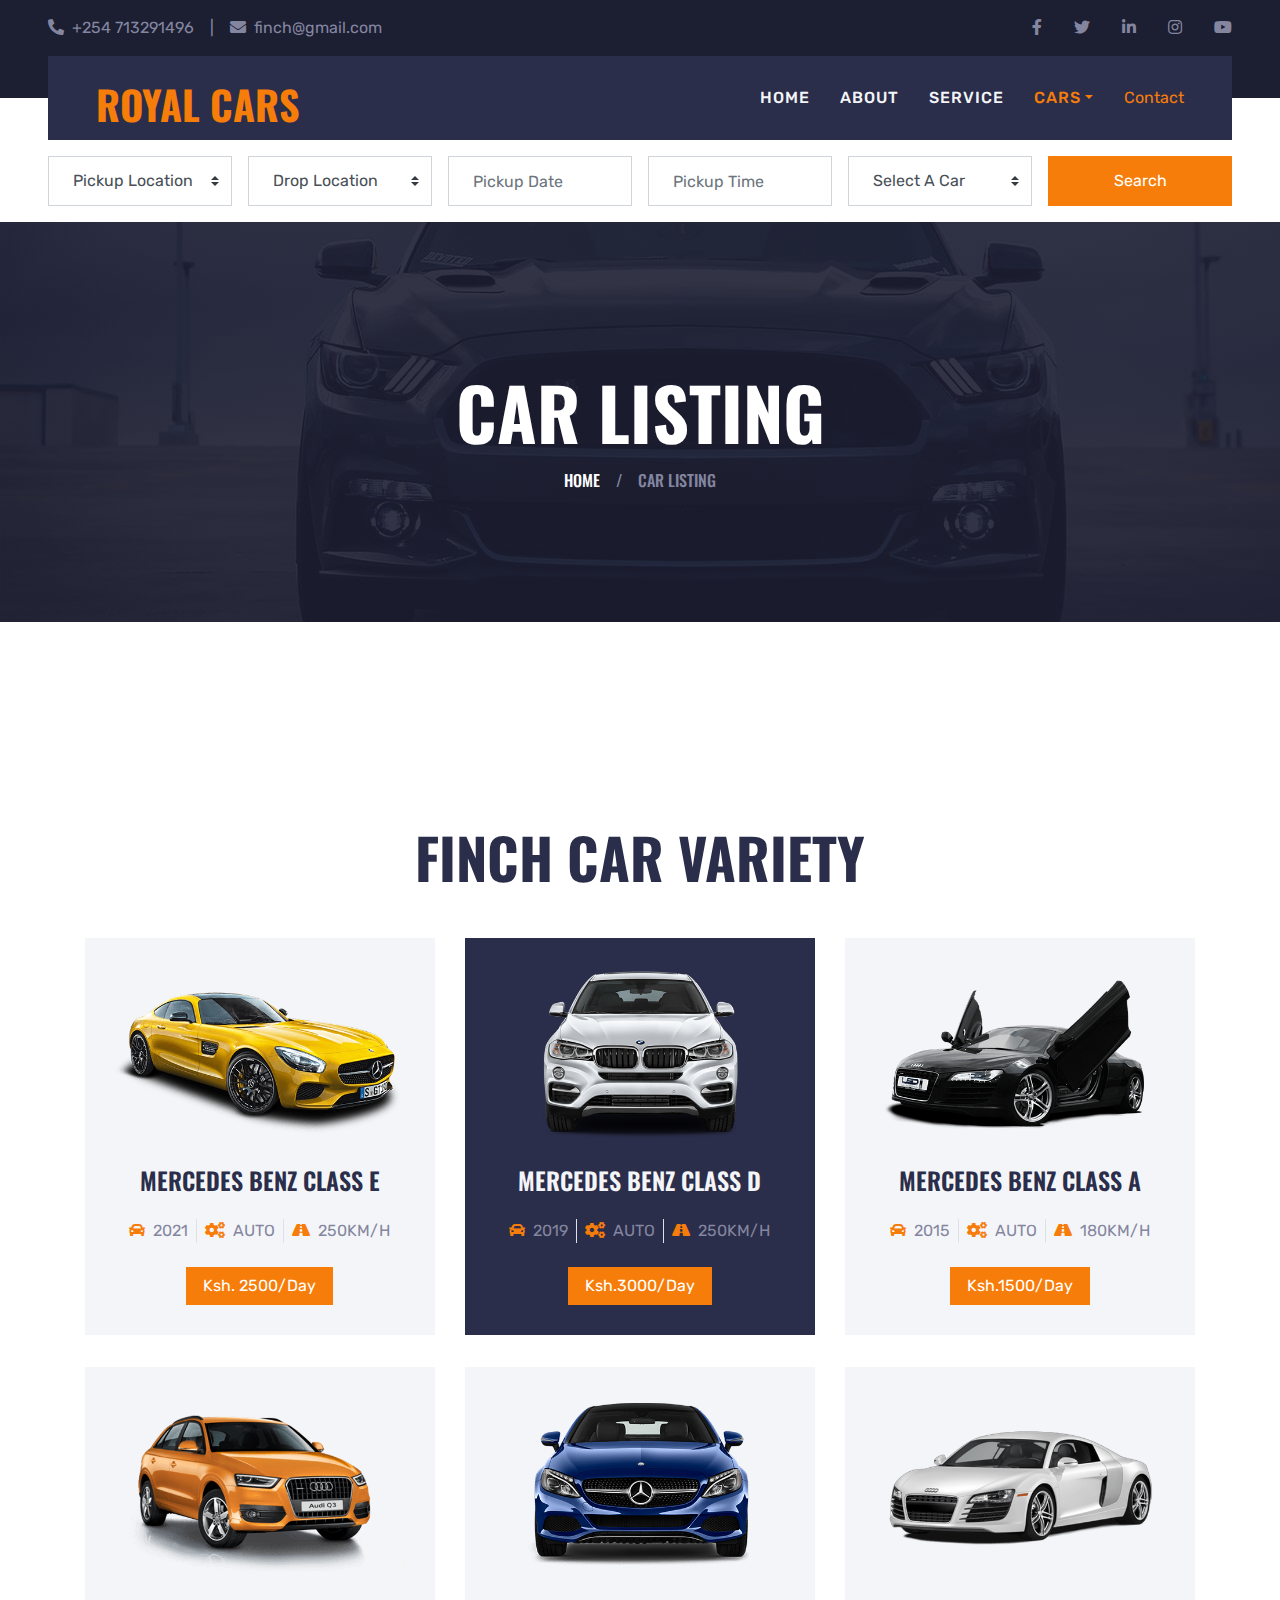
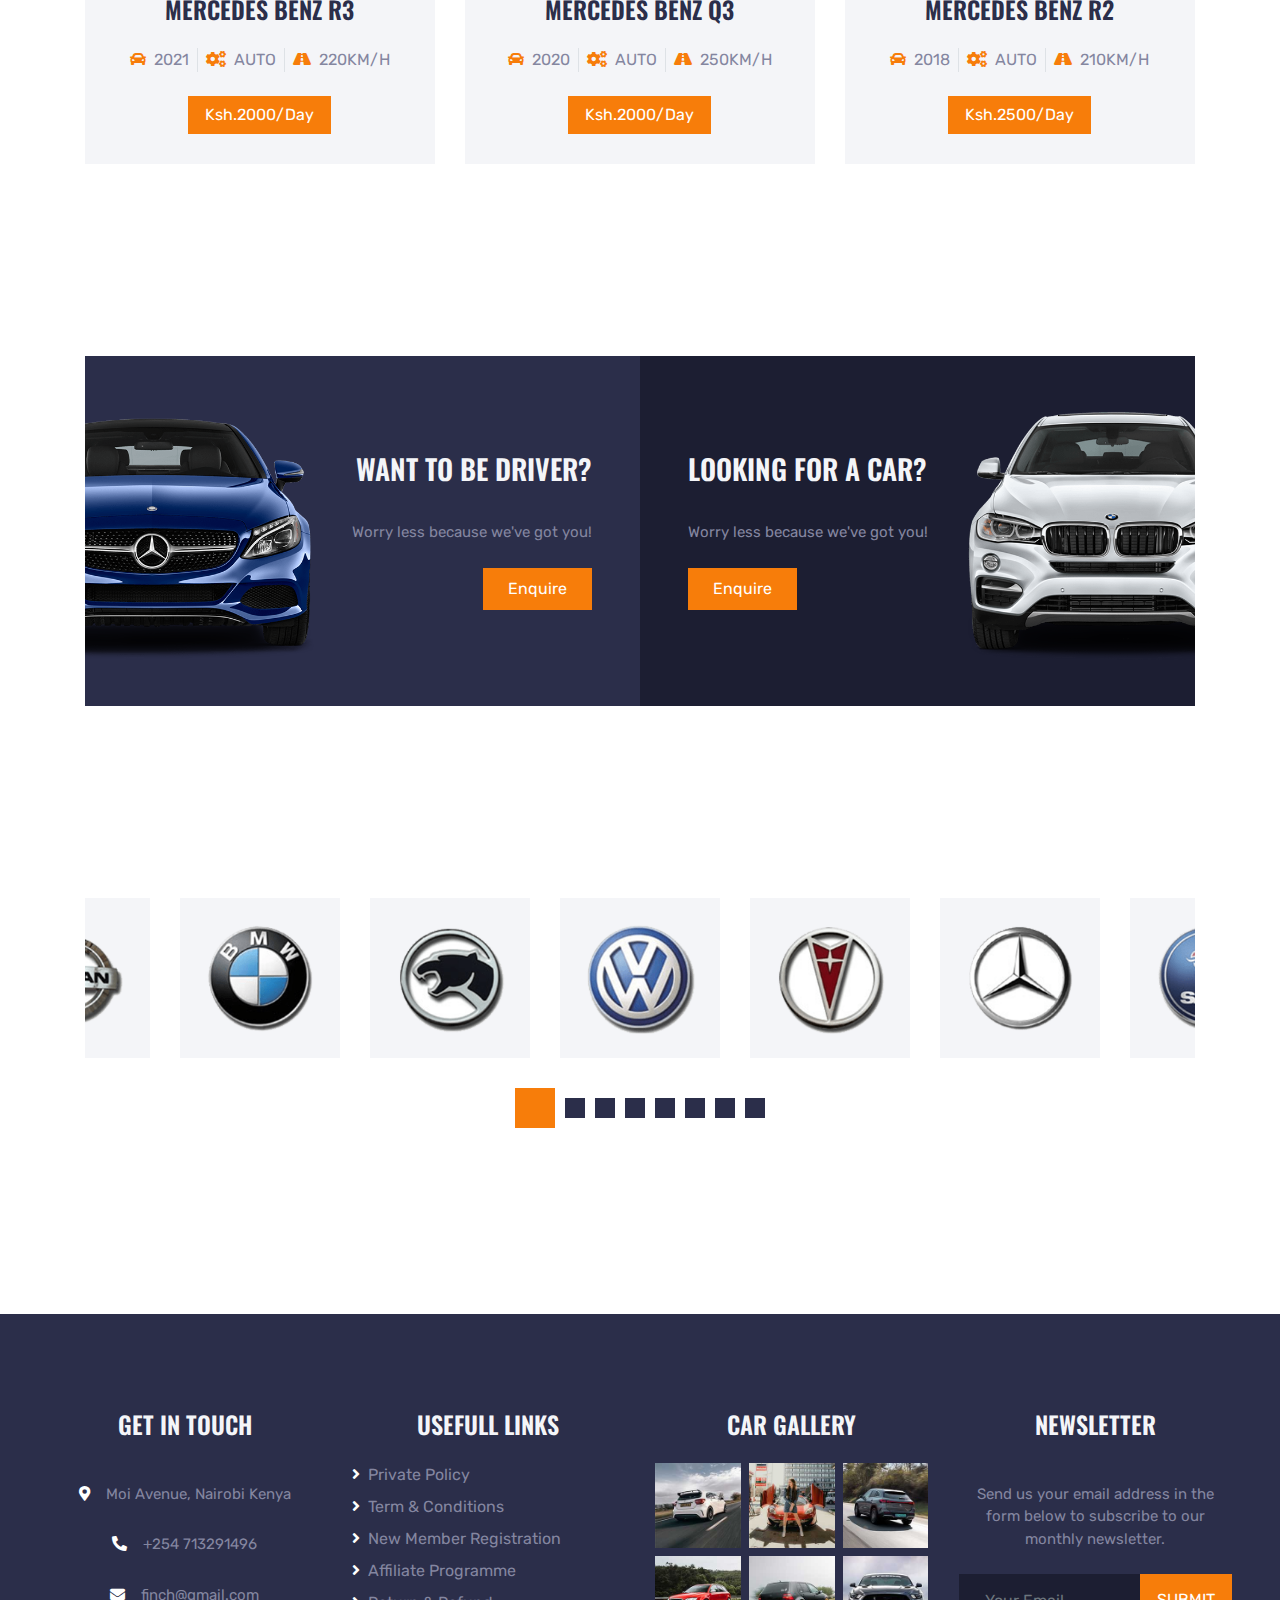
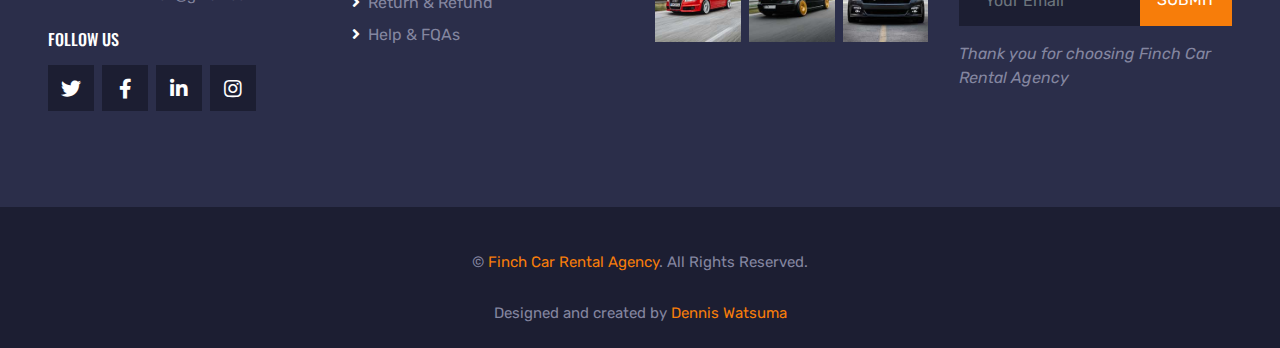
<file: car.html>
<!DOCTYPE html>
<html lang="en">

<head>
    <meta charset="utf-8">
    <title>Finch Car Rental</title>
    <meta content="width=device-width, initial-scale=1.0" name="viewport">
    <meta content="Free HTML Templates" name="keywords">
    <meta content="Free HTML Templates" name="description">

    <!-- Favicon -->
    <link href="img/favicon.ico" rel="icon">

    <!-- Google Web Fonts -->
    <link rel="preconnect" href="https://fonts.gstatic.com">
    <link href="https://fonts.googleapis.com/css2?family=Oswald:wght@400;500;600;700&family=Rubik&display=swap" rel="stylesheet"> 

    <!-- Font Awesome -->
    <link href="https://cdnjs.cloudflare.com/ajax/libs/font-awesome/5.15.0/css/all.min.css" rel="stylesheet">

    <!-- Libraries Stylesheet -->
    <link href="lib/owlcarousel/assets/owl.carousel.min.css" rel="stylesheet">
    <link href="lib/tempusdominus/css/tempusdominus-bootstrap-4.min.css" rel="stylesheet" />

    <!-- Customized Bootstrap Stylesheet -->
    <link href="css/bootstrap.min.css" rel="stylesheet">

    <!-- Template Stylesheet -->
    <link href="css/style.css" rel="stylesheet">
</head>

<body>
    <!-- Topbar Start -->
    <div class="container-fluid bg-dark py-3 px-lg-5 d-none d-lg-block">
        <div class="row">
            <div class="col-md-6 text-center text-lg-left mb-2 mb-lg-0">
                <div class="d-inline-flex align-items-center">
                    <a class="text-body pr-3" href=""><i class="fa fa-phone-alt mr-2"></i>+254 713291496</a>
                    <span class="text-body">|</span>
                    <a class="text-body px-3" href=""><i class="fa fa-envelope mr-2"></i>finch@gmail.com</a>
                </div>
            </div>
            <div class="col-md-6 text-center text-lg-right">
                <div class="d-inline-flex align-items-center">
                    <a class="text-body px-3" href="">
                        <i class="fab fa-facebook-f"></i>
                    </a>
                    <a class="text-body px-3" href="">
                        <i class="fab fa-twitter"></i>
                    </a>
                    <a class="text-body px-3" href="">
                        <i class="fab fa-linkedin-in"></i>
                    </a>
                    <a class="text-body px-3" href="">
                        <i class="fab fa-instagram"></i>
                    </a>
                    <a class="text-body pl-3" href="">
                        <i class="fab fa-youtube"></i>
                    </a>
                </div>
            </div>
        </div>
    </div>
    <!-- Topbar End -->


    <!-- Navbar Start -->
    <div class="container-fluid position-relative nav-bar p-0">
        <div class="position-relative px-lg-5" style="z-index: 9;">
            <nav class="navbar navbar-expand-lg bg-secondary navbar-dark py-3 py-lg-0 pl-3 pl-lg-5">
                <a href="" class="navbar-brand">
                    <h1 class="text-uppercase text-primary mb-1">Royal Cars</h1>
                </a>
                <button type="button" class="navbar-toggler" data-toggle="collapse" data-target="#navbarCollapse">
                    <span class="navbar-toggler-icon"></span>
                </button>
                <div class="collapse navbar-collapse justify-content-between px-3" id="navbarCollapse">
                    <div class="navbar-nav ml-auto py-0">
                        <a href="index.html" class="nav-item nav-link">Home</a>
                        <a href="about.html" class="nav-item nav-link">About</a>
                        <a href="service.html" class="nav-item nav-link">Service</a>
                        <div class="nav-item dropdown">
                            <a href="#" class="nav-link dropdown-toggle active" data-toggle="dropdown">Cars</a>
                            <div class="dropdown-menu rounded-0 m-0">
                                <a href="car.html" class="dropdown-item active">Car Listing</a>
                                <a href="detail.html" class="dropdown-item">Car Detail</a>
                                <a href="booking.html" class="dropdown-item">Car Booking</a>
                            </div>
                        </div>
                        </div>
                        <a href="contact.html" class="nav-item nav-link">Contact</a>
                    </div>
                </div>
            </nav>
        </div>
    </div>
    <!-- Navbar End -->


    <!-- Search Start -->
    <div class="container-fluid bg-white pt-3 px-lg-5">
        <div class="row mx-n2">
            <div class="col-xl-2 col-lg-4 col-md-6 px-2">
                <select class="custom-select px-4 mb-3" style="height: 50px;">
                    <option selected>Pickup Location</option>
                    <option value="1">Nairobi</option>
                    <option value="2">Mombasa</option>
                    <option value="3">Kisumu</option>
                </select>
            </div>
            <div class="col-xl-2 col-lg-4 col-md-6 px-2">
                <select class="custom-select px-4 mb-3" style="height: 50px;">
                    <option selected>Drop Location</option>
                    <option value="1">Nairobi</option>
                    <option value="2">Mombasa</option>
                    <option value="3">Kisumu</option>
                </select>
            </div>
            <div class="col-xl-2 col-lg-4 col-md-6 px-2">
                <div class="date mb-3" id="date" data-target-input="nearest">
                    <input type="text" class="form-control p-4 datetimepicker-input" placeholder="Pickup Date"
                        data-target="#date" data-toggle="datetimepicker" />
                </div>
            </div>
            <div class="col-xl-2 col-lg-4 col-md-6 px-2">
                <div class="time mb-3" id="time" data-target-input="nearest">
                    <input type="text" class="form-control p-4 datetimepicker-input" placeholder="Pickup Time"
                        data-target="#time" data-toggle="datetimepicker" />
                </div>
            </div>
            <div class="col-xl-2 col-lg-4 col-md-6 px-2">
                <select class="custom-select px-4 mb-3" style="height: 50px;">
                    <option selected>Select A Car</option>
                    <option value="1">Mercedes Benz Class A</option>
                    <option value="2">Mercedes Benz Class B</option>
                    <option value="3">Mercedes Benz Class C</option>
                </select>
            </div>
            <div class="col-xl-2 col-lg-4 col-md-6 px-2">
                <button class="btn btn-primary btn-block mb-3" type="submit" style="height: 50px;">Search</button>
            </div>
        </div>
    </div>
    <!-- Search End -->


    <!-- Page Header Start -->
    <div class="container-fluid page-header">
        <h1 class="display-3 text-uppercase text-white mb-3">Car Listing</h1>
        <div class="d-inline-flex text-white">
            <h6 class="text-uppercase m-0"><a class="text-white" href="">Home</a></h6>
            <h6 class="text-body m-0 px-3">/</h6>
            <h6 class="text-uppercase text-body m-0">Car Listing</h6>
        </div>
    </div>
    <!-- Page Header Start -->


    <!-- Rent A Car Start -->
    <div class="container-fluid py-5">
        <div class="container pt-5 pb-3">
            <h1 class="display-4 text-uppercase text-center mb-5">Finch Car Variety</h1>
            <div class="row">
                <div class="col-lg-4 col-md-6 mb-2">
                    <div class="rent-item mb-4">
                        <img class="img-fluid mb-4" src="img/car-rent-1.png" alt="">
                        <h4 class="text-uppercase mb-4">Mercedes Benz Class E</h4>
                        <div class="d-flex justify-content-center mb-4">
                            <div class="px-2">
                                <i class="fa fa-car text-primary mr-1"></i>
                                <span>2021</span>
                            </div>
                            <div class="px-2 border-left border-right">
                                <i class="fa fa-cogs text-primary mr-1"></i>
                                <span>AUTO</span>
                            </div>
                            <div class="px-2">
                                <i class="fa fa-road text-primary mr-1"></i>
                                <span>250KM/H</span>
                            </div>
                        </div>
                        <a class="btn btn-primary px-3" href="">Ksh. 2500/Day</a>
                    </div>
                </div>
                <div class="col-lg-4 col-md-6 mb-2">
                    <div class="rent-item active mb-4">
                        <img class="img-fluid mb-4" src="img/car-rent-2.png" alt="">
                        <h4 class="text-uppercase mb-4">Mercedes Benz Class D</h4>
                        <div class="d-flex justify-content-center mb-4">
                            <div class="px-2">
                                <i class="fa fa-car text-primary mr-1"></i>
                                <span>2019</span>
                            </div>
                            <div class="px-2 border-left border-right">
                                <i class="fa fa-cogs text-primary mr-1"></i>
                                <span>AUTO</span>
                            </div>
                            <div class="px-2">
                                <i class="fa fa-road text-primary mr-1"></i>
                                <span>250KM/H</span>
                            </div>
                        </div>
                        <a class="btn btn-primary px-3" href="">Ksh.3000/Day</a>
                    </div>
                </div>
                <div class="col-lg-4 col-md-6 mb-2">
                    <div class="rent-item mb-4">
                        <img class="img-fluid mb-4" src="img/car-rent-3.png" alt="">
                        <h4 class="text-uppercase mb-4">Mercedes Benz Class A</h4>
                        <div class="d-flex justify-content-center mb-4">
                            <div class="px-2">
                                <i class="fa fa-car text-primary mr-1"></i>
                                <span>2015</span>
                            </div>
                            <div class="px-2 border-left border-right">
                                <i class="fa fa-cogs text-primary mr-1"></i>
                                <span>AUTO</span>
                            </div>
                            <div class="px-2">
                                <i class="fa fa-road text-primary mr-1"></i>
                                <span>180KM/H</span>
                            </div>
                        </div>
                        <a class="btn btn-primary px-3" href="">Ksh.1500/Day</a>
                    </div>
                </div>
                <div class="col-lg-4 col-md-6 mb-2">
                    <div class="rent-item mb-4">
                        <img class="img-fluid mb-4" src="img/car-rent-4.png" alt="">
                        <h4 class="text-uppercase mb-4">Mercedes Benz R3</h4>
                        <div class="d-flex justify-content-center mb-4">
                            <div class="px-2">
                                <i class="fa fa-car text-primary mr-1"></i>
                                <span>2021</span>
                            </div>
                            <div class="px-2 border-left border-right">
                                <i class="fa fa-cogs text-primary mr-1"></i>
                                <span>AUTO</span>
                            </div>
                            <div class="px-2">
                                <i class="fa fa-road text-primary mr-1"></i>
                                <span>220KM/H</span>
                            </div>
                        </div>
                        <a class="btn btn-primary px-3" href="">Ksh.2000/Day</a>
                    </div>
                </div>
                <div class="col-lg-4 col-md-6 mb-2">
                    <div class="rent-item mb-4">
                        <img class="img-fluid mb-4" src="img/car-rent-5.png" alt="">
                        <h4 class="text-uppercase mb-4">Mercedes Benz Q3</h4>
                        <div class="d-flex justify-content-center mb-4">
                            <div class="px-2">
                                <i class="fa fa-car text-primary mr-1"></i>
                                <span>2020</span>
                            </div>
                            <div class="px-2 border-left border-right">
                                <i class="fa fa-cogs text-primary mr-1"></i>
                                <span>AUTO</span>
                            </div>
                            <div class="px-2">
                                <i class="fa fa-road text-primary mr-1"></i>
                                <span>250KM/H</span>
                            </div>
                        </div>
                        <a class="btn btn-primary px-3" href="">Ksh.2000/Day</a>
                    </div>
                </div>
                <div class="col-lg-4 col-md-6 mb-2">
                    <div class="rent-item mb-4">
                        <img class="img-fluid mb-4" src="img/car-rent-6.png" alt="">
                        <h4 class="text-uppercase mb-4">Mercedes Benz R2</h4>
                        <div class="d-flex justify-content-center mb-4">
                            <div class="px-2">
                                <i class="fa fa-car text-primary mr-1"></i>
                                <span>2018</span>
                            </div>
                            <div class="px-2 border-left border-right">
                                <i class="fa fa-cogs text-primary mr-1"></i>
                                <span>AUTO</span>
                            </div>
                            <div class="px-2">
                                <i class="fa fa-road text-primary mr-1"></i>
                                <span>210KM/H</span>
                            </div>
                        </div>
                        <a class="btn btn-primary px-3" href="">Ksh.2500/Day</a>
                    </div>
                </div>
            </div>
        </div>
    </div>
    <!-- Rent A Car End -->


    <!-- Banner Start -->
    <div class="container-fluid py-5">
        <div class="container py-5">
            <div class="row mx-0">
                <div class="col-lg-6 px-0">
                    <div class="px-5 bg-secondary d-flex align-items-center justify-content-between" style="height: 350px;">
                        <img class="img-fluid flex-shrink-0 ml-n5 w-50 mr-4" src="img/banner-left.png" alt="">
                        <div class="text-right">
                            <h3 class="text-uppercase text-light mb-3">Want to be driver?</h3>
                            <p class="mb-4">Worry less because we've got you!</p>
                            <a class="btn btn-primary py-2 px-4" href="">Enquire</a>
                        </div>
                    </div>
                </div>
                <div class="col-lg-6 px-0">
                    <div class="px-5 bg-dark d-flex align-items-center justify-content-between" style="height: 350px;">
                        <div class="text-left">
                            <h3 class="text-uppercase text-light mb-3">Looking for a car?</h3>
                            <p class="mb-4">Worry less because we've got you!</p>
                            <a class="btn btn-primary py-2 px-4" href="">Enquire</a>
                        </div>
                        <img class="img-fluid flex-shrink-0 mr-n5 w-50 ml-4" src="img/banner-right.png" alt="">
                    </div>
                </div>
            </div>
        </div>
    </div>
    <!-- Banner End -->


    <!-- Vendor Start -->
    <div class="container-fluid py-5">
        <div class="container py-5">
            <div class="owl-carousel vendor-carousel">
                <div class="bg-light p-4">
                    <img src="img/vendor-1.png" alt="">
                </div>
                <div class="bg-light p-4">
                    <img src="img/vendor-2.png" alt="">
                </div>
                <div class="bg-light p-4">
                    <img src="img/vendor-3.png" alt="">
                </div>
                <div class="bg-light p-4">
                    <img src="img/vendor-4.png" alt="">
                </div>
                <div class="bg-light p-4">
                    <img src="img/vendor-5.png" alt="">
                </div>
                <div class="bg-light p-4">
                    <img src="img/vendor-6.png" alt="">
                </div>
                <div class="bg-light p-4">
                    <img src="img/vendor-7.png" alt="">
                </div>
                <div class="bg-light p-4">
                    <img src="img/vendor-8.png" alt="">
                </div>
            </div>
        </div>
    </div>
    <!-- Vendor End -->


    <!-- Footer Start -->
    <div class="container-fluid bg-secondary py-5 px-sm-3 px-md-5" style="margin-top: 90px;">
        <div class="row pt-5">
            <div class="col-lg-3 col-md-6 mb-5">
                <h4 class="text-uppercase text-light mb-4">Get In Touch</h4>
                <p class="mb-2"><i class="fa fa-map-marker-alt text-white mr-3"></i>Moi Avenue, Nairobi Kenya</p>
                <p class="mb-2"><i class="fa fa-phone-alt text-white mr-3"></i>+254 713291496</p>
                <p><i class="fa fa-envelope text-white mr-3"></i>finch@gmail.com</p>
                <h6 class="text-uppercase text-white py-2">Follow Us</h6>
                <div class="d-flex justify-content-start">
                    <a class="btn btn-lg btn-dark btn-lg-square mr-2" href="#"><i class="fab fa-twitter"></i></a>
                    <a class="btn btn-lg btn-dark btn-lg-square mr-2" href="#"><i class="fab fa-facebook-f"></i></a>
                    <a class="btn btn-lg btn-dark btn-lg-square mr-2" href="#"><i class="fab fa-linkedin-in"></i></a>
                    <a class="btn btn-lg btn-dark btn-lg-square" href="#"><i class="fab fa-instagram"></i></a>
                </div>
            </div>
            <div class="col-lg-3 col-md-6 mb-5">
                <h4 class="text-uppercase text-light mb-4">Usefull Links</h4>
                <div class="d-flex flex-column justify-content-start">
                    <a class="text-body mb-2" href="#"><i class="fa fa-angle-right text-white mr-2"></i>Private Policy</a>
                    <a class="text-body mb-2" href="#"><i class="fa fa-angle-right text-white mr-2"></i>Term & Conditions</a>
                    <a class="text-body mb-2" href="#"><i class="fa fa-angle-right text-white mr-2"></i>New Member Registration</a>
                    <a class="text-body mb-2" href="#"><i class="fa fa-angle-right text-white mr-2"></i>Affiliate Programme</a>
                    <a class="text-body mb-2" href="#"><i class="fa fa-angle-right text-white mr-2"></i>Return & Refund</a>
                    <a class="text-body" href="#"><i class="fa fa-angle-right text-white mr-2"></i>Help & FQAs</a>
                </div>
            </div>
            <div class="col-lg-3 col-md-6 mb-5">
                <h4 class="text-uppercase text-light mb-4">Car Gallery</h4>
                <div class="row mx-n1">
                    <div class="col-4 px-1 mb-2">
                        <a href=""><img class="w-100" src="img/gallery-1.jpg" alt=""></a>
                    </div>
                    <div class="col-4 px-1 mb-2">
                        <a href=""><img class="w-100" src="img/gallery-2.jpg" alt=""></a>
                    </div>
                    <div class="col-4 px-1 mb-2">
                        <a href=""><img class="w-100" src="img/gallery-3.jpg" alt=""></a>
                    </div>
                    <div class="col-4 px-1 mb-2">
                        <a href=""><img class="w-100" src="img/gallery-4.jpg" alt=""></a>
                    </div>
                    <div class="col-4 px-1 mb-2">
                        <a href=""><img class="w-100" src="img/gallery-5.jpg" alt=""></a>
                    </div>
                    <div class="col-4 px-1 mb-2">
                        <a href=""><img class="w-100" src="img/gallery-6.jpg" alt=""></a>
                    </div>
                </div>
            </div>
            <div class="col-lg-3 col-md-6 mb-5">
                <h4 class="text-uppercase text-light mb-4">Newsletter</h4>
                <p class="mb-4">Send us your email address in the form below to subscribe to our monthly newsletter.</p>
                <div class="w-100 mb-3">
                    <div class="input-group">
                        <input type="text" class="form-control bg-dark border-dark" style="padding: 25px;" placeholder="Your Email">
                        <div class="input-group-append">
                            <button class="btn btn-primary text-uppercase px-3">Submit</button>
                        </div>
                    </div>
                </div>
                <i>Thank you for choosing Finch Car Rental Agency</i>
            </div>
        </div>
    </div>
    <div class="container-fluid bg-dark py-4 px-sm-3 px-md-5">
        <p class="mb-2 text-center text-body">&copy; <a href="#">Finch Car Rental Agency</a>. All Rights Reserved.</p>
        <p class="m-0 text-center text-body">Designed and created by <a href="">Dennis Watsuma</a></p>
    </div>
    <!-- Footer End -->


    <!-- Back to Top -->
    <a href="#" class="btn btn-lg btn-primary btn-lg-square back-to-top"><i class="fa fa-angle-double-up"></i></a>


    <!-- JavaScript Libraries -->
    <script src="https://code.jquery.com/jquery-3.4.1.min.js"></script>
    <script src="https://stackpath.bootstrapcdn.com/bootstrap/4.4.1/js/bootstrap.bundle.min.js"></script>
    <script src="lib/easing/easing.min.js"></script>
    <script src="lib/waypoints/waypoints.min.js"></script>
    <script src="lib/owlcarousel/owl.carousel.min.js"></script>
    <script src="lib/tempusdominus/js/moment.min.js"></script>
    <script src="lib/tempusdominus/js/moment-timezone.min.js"></script>
    <script src="lib/tempusdominus/js/tempusdominus-bootstrap-4.min.js"></script>

    <!-- Template Javascript -->
    <script src="js/main.js"></script>
</body>

</html>
</file>
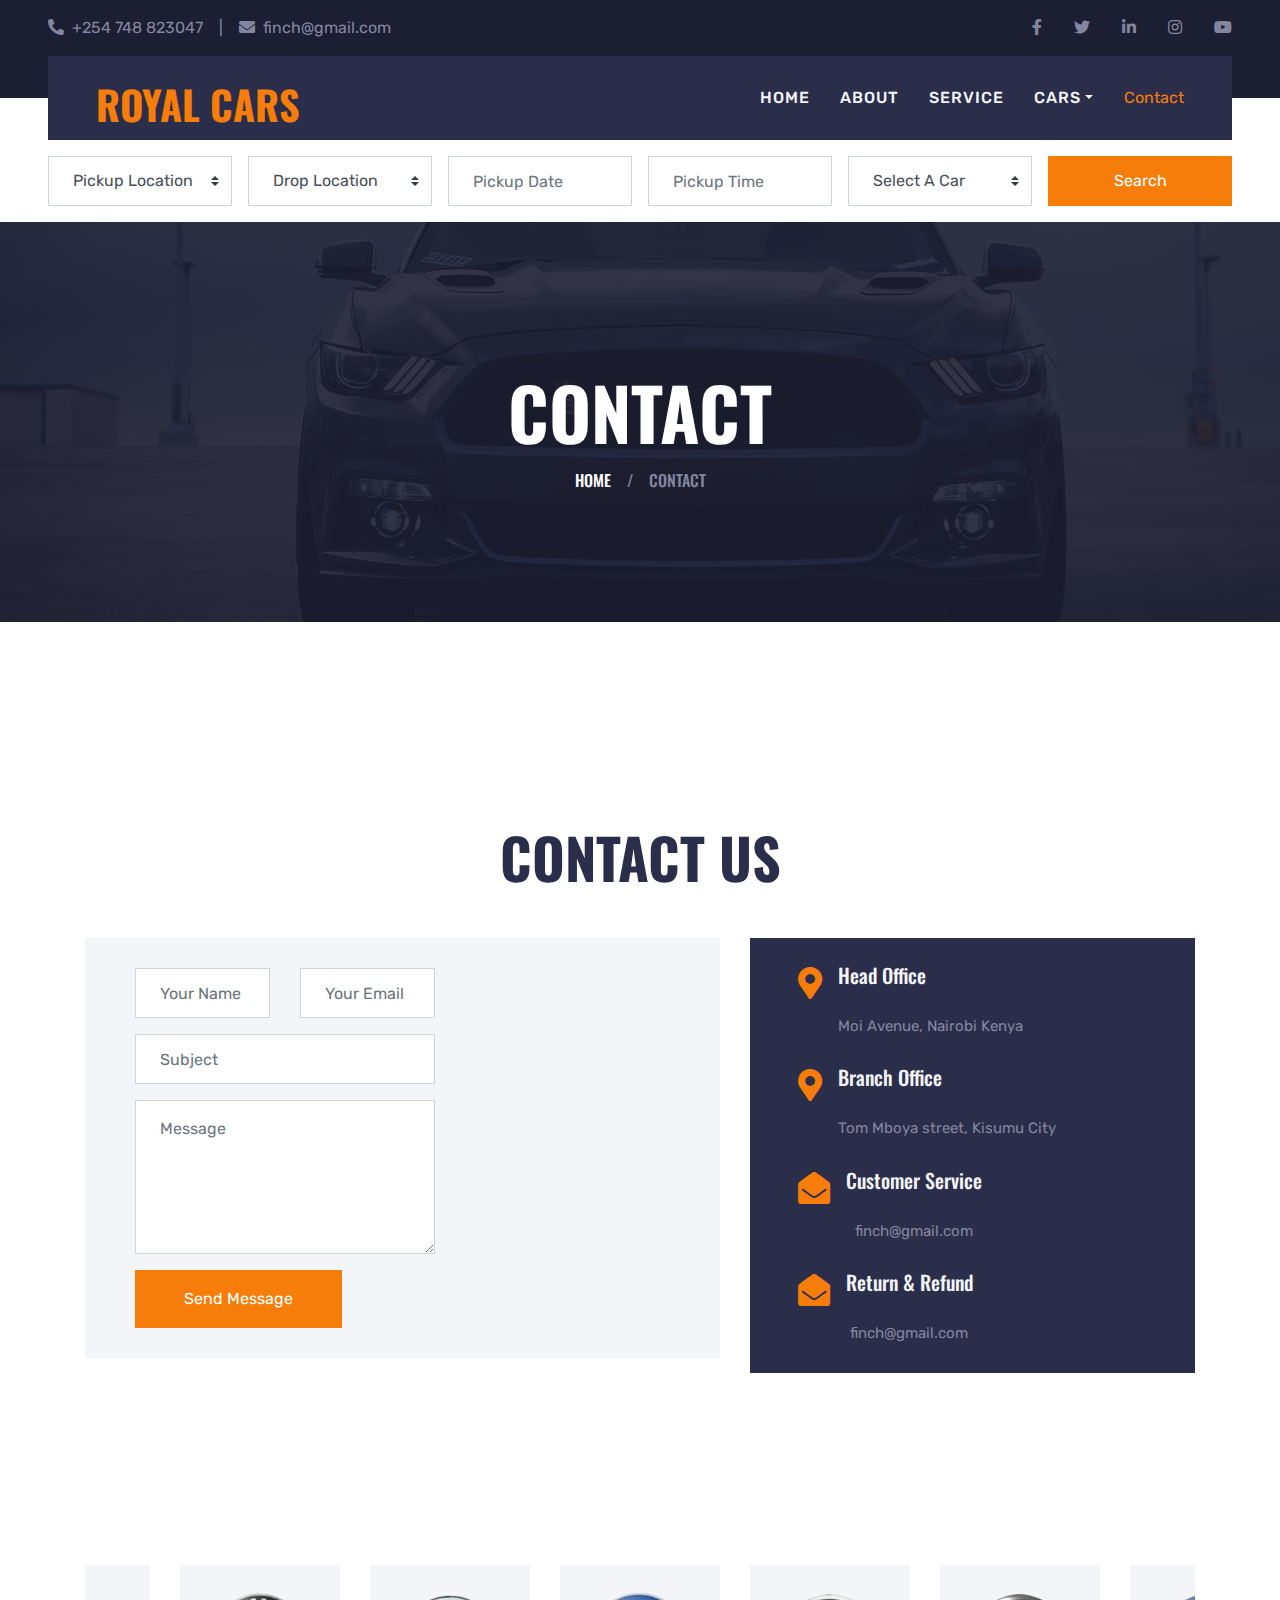
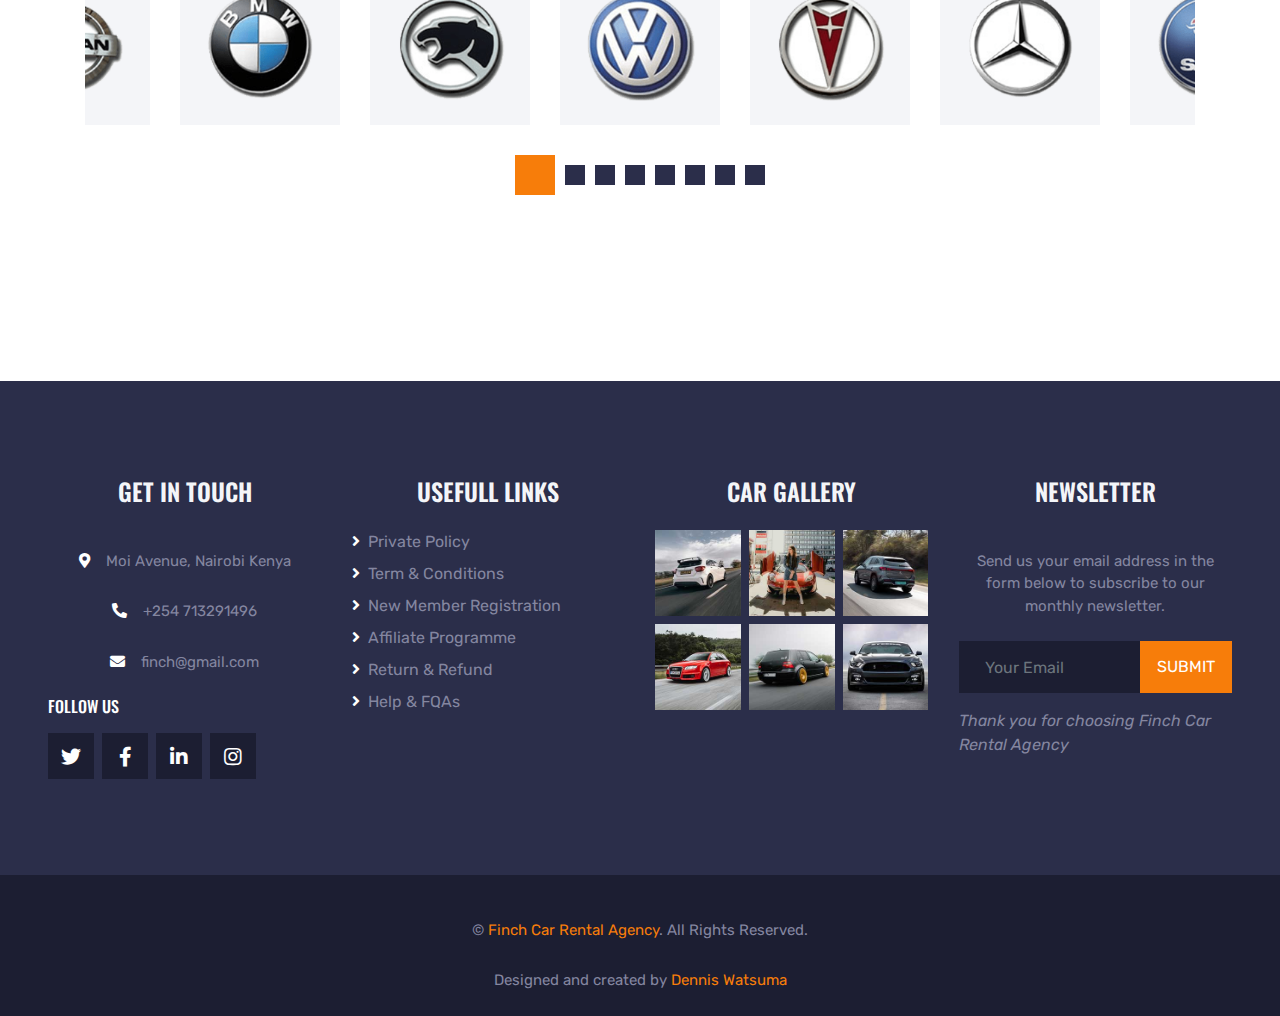
<file: contact.html>
<!DOCTYPE html>
<html lang="en">

<head>
    <meta charset="utf-8">
    <title>ROYAL CARS - Car Rental HTML Template</title>
    <meta content="width=device-width, initial-scale=1.0" name="viewport">
    <meta content="Free HTML Templates" name="keywords">
    <meta content="Free HTML Templates" name="description">

    <!-- Favicon -->
    <link href="img/favicon.ico" rel="icon">

    <!-- Google Web Fonts -->
    <link rel="preconnect" href="https://fonts.gstatic.com">
    <link href="https://fonts.googleapis.com/css2?family=Oswald:wght@400;500;600;700&family=Rubik&display=swap" rel="stylesheet"> 

    <!-- Font Awesome -->
    <link href="https://cdnjs.cloudflare.com/ajax/libs/font-awesome/5.15.0/css/all.min.css" rel="stylesheet">

    <!-- Libraries Stylesheet -->
    <link href="lib/owlcarousel/assets/owl.carousel.min.css" rel="stylesheet">
    <link href="lib/tempusdominus/css/tempusdominus-bootstrap-4.min.css" rel="stylesheet" />

    <!-- Customized Bootstrap Stylesheet -->
    <link href="css/bootstrap.min.css" rel="stylesheet">

    <!-- Template Stylesheet -->
    <link href="css/style.css" rel="stylesheet">
</head>

<body>
    <!-- Topbar Start -->
    <div class="container-fluid bg-dark py-3 px-lg-5 d-none d-lg-block">
        <div class="row">
            <div class="col-md-6 text-center text-lg-left mb-2 mb-lg-0">
                <div class="d-inline-flex align-items-center">
                    <a class="text-body pr-3" href=""><i class="fa fa-phone-alt mr-2"></i>+254 748 823047</a>
                    <span class="text-body">|</span>
                    <a class="text-body px-3" href=""><i class="fa fa-envelope mr-2"></i>finch@gmail.com</a>
                </div>
            </div>
            <div class="col-md-6 text-center text-lg-right">
                <div class="d-inline-flex align-items-center">
                    <a class="text-body px-3" href="">
                        <i class="fab fa-facebook-f"></i>
                    </a>
                    <a class="text-body px-3" href="">
                        <i class="fab fa-twitter"></i>
                    </a>
                    <a class="text-body px-3" href="">
                        <i class="fab fa-linkedin-in"></i>
                    </a>
                    <a class="text-body px-3" href="">
                        <i class="fab fa-instagram"></i>
                    </a>
                    <a class="text-body pl-3" href="">
                        <i class="fab fa-youtube"></i>
                    </a>
                </div>
            </div>
        </div>
    </div>
    <!-- Topbar End -->


    <!-- Navbar Start -->
    <div class="container-fluid position-relative nav-bar p-0">
        <div class="position-relative px-lg-5" style="z-index: 9;">
            <nav class="navbar navbar-expand-lg bg-secondary navbar-dark py-3 py-lg-0 pl-3 pl-lg-5">
                <a href="" class="navbar-brand">
                    <h1 class="text-uppercase text-primary mb-1">Royal Cars</h1>
                </a>
                <button type="button" class="navbar-toggler" data-toggle="collapse" data-target="#navbarCollapse">
                    <span class="navbar-toggler-icon"></span>
                </button>
                <div class="collapse navbar-collapse justify-content-between px-3" id="navbarCollapse">
                    <div class="navbar-nav ml-auto py-0">
                        <a href="index.html" class="nav-item nav-link">Home</a>
                        <a href="about.html" class="nav-item nav-link">About</a>
                        <a href="service.html" class="nav-item nav-link">Service</a>
                        <div class="nav-item dropdown">
                            <a href="#" class="nav-link dropdown-toggle" data-toggle="dropdown">Cars</a>
                            <div class="dropdown-menu rounded-0 m-0">
                                <a href="car.html" class="dropdown-item">Car Listing</a>
                                <a href="detail.html" class="dropdown-item">Car Detail</a>
                                <a href="booking.html" class="dropdown-item">Car Booking</a>
                            </div>
                        </div>
                        </div>
                        <a href="contact.html" class="nav-item nav-link active">Contact</a>
                    </div>
                </div>
            </nav>
        </div>
    </div>
    <!-- Navbar End -->


    <!-- Search Start -->
    <div class="container-fluid bg-white pt-3 px-lg-5">
        <div class="row mx-n2">
            <div class="col-xl-2 col-lg-4 col-md-6 px-2">
                <select class="custom-select px-4 mb-3" style="height: 50px;">
                    <option selected>Pickup Location</option>
                    <option value="1">Nairobi</option>
                    <option value="2">Mombasa</option>
                    <option value="3">Kisumu</option>
                </select>
            </div>
            <div class="col-xl-2 col-lg-4 col-md-6 px-2">
                <select class="custom-select px-4 mb-3" style="height: 50px;">
                    <option selected>Drop Location</option>
                    <option value="1">Nairobi</option>
                    <option value="2">Mombasa</option>
                    <option value="3">Kisumu</option>
                </select>
            </div>
            <div class="col-xl-2 col-lg-4 col-md-6 px-2">
                <div class="date mb-3" id="date" data-target-input="nearest">
                    <input type="text" class="form-control p-4 datetimepicker-input" placeholder="Pickup Date"
                        data-target="#date" data-toggle="datetimepicker" />
                </div>
            </div>
            <div class="col-xl-2 col-lg-4 col-md-6 px-2">
                <div class="time mb-3" id="time" data-target-input="nearest">
                    <input type="text" class="form-control p-4 datetimepicker-input" placeholder="Pickup Time"
                        data-target="#time" data-toggle="datetimepicker" />
                </div>
            </div>
            <div class="col-xl-2 col-lg-4 col-md-6 px-2">
                <select class="custom-select px-4 mb-3" style="height: 50px;">
                    <option selected>Select A Car</option>
                    <option value="1">Mercedes Benz Class A</option>
                    <option value="2">Mercedes Benz Class B</option>
                    <option value="3">Mercedes Benz Class C</option>
                </select>
            </div>
            <div class="col-xl-2 col-lg-4 col-md-6 px-2">
                <button class="btn btn-primary btn-block mb-3" type="submit" style="height: 50px;">Search</button>
            </div>
        </div>
    </div>
    <!-- Search End -->


    <!-- Page Header Start -->
    <div class="container-fluid page-header">
        <h1 class="display-3 text-uppercase text-white mb-3">Contact</h1>
        <div class="d-inline-flex text-white">
            <h6 class="text-uppercase m-0"><a class="text-white" href="">Home</a></h6>
            <h6 class="text-body m-0 px-3">/</h6>
            <h6 class="text-uppercase text-body m-0">Contact</h6>
        </div>
    </div>
    <!-- Page Header Start -->


    <!-- Contact Start -->
    <div class="container-fluid py-5">
        <div class="container pt-5 pb-3">
            <h1 class="display-4 text-uppercase text-center mb-5">Contact Us</h1>
            <div class="row">
                <div class="col-lg-7 mb-2">
                    <div class="contact-form bg-light mb-4" style="padding: 30px;">
                        <form>
                            <div class="row">
                                <div class="col-6 form-group">
                                    <input type="text" class="form-control p-4" placeholder="Your Name" required="required">
                                </div>
                                <div class="col-6 form-group">
                                    <input type="email" class="form-control p-4" placeholder="Your Email" required="required">
                                </div>
                            </div>
                            <div class="form-group">
                                <input type="text" class="form-control p-4" placeholder="Subject" required="required">
                            </div>
                            <div class="form-group">
                                <textarea class="form-control py-3 px-4" rows="5" placeholder="Message" required="required"></textarea>
                            </div>
                            <div>
                                <button class="btn btn-primary py-3 px-5" type="submit">Send Message</button>
                            </div>
                        </form>
                    </div>
                </div>
                <div class="col-lg-5 mb-2">
                    <div class="bg-secondary d-flex flex-column justify-content-center px-5 mb-4" style="height: 435px;">
                        <div class="d-flex mb-3">
                            <i class="fa fa-2x fa-map-marker-alt text-primary flex-shrink-0 mr-3"></i>
                            <div class="mt-n1">
                                <h5 class="text-light">Head Office</h5>
                                <p>Moi Avenue, Nairobi Kenya</p>
                            </div>
                        </div>
                        <div class="d-flex mb-3">
                            <i class="fa fa-2x fa-map-marker-alt text-primary flex-shrink-0 mr-3"></i>
                            <div class="mt-n1">
                                <h5 class="text-light">Branch Office</h5>
                                <p>Tom Mboya street, Kisumu City</p>
                            </div>
                        </div>
                        <div class="d-flex mb-3">
                            <i class="fa fa-2x fa-envelope-open text-primary flex-shrink-0 mr-3"></i>
                            <div class="mt-n1">
                                <h5 class="text-light">Customer Service</h5>
                                <p>finch@gmail.com</p>
                            </div>
                        </div>
                        <div class="d-flex">
                            <i class="fa fa-2x fa-envelope-open text-primary flex-shrink-0 mr-3"></i>
                            <div class="mt-n1">
                                <h5 class="text-light">Return & Refund</h5>
                                <p class="m-0">finch@gmail.com</p>
                            </div>
                        </div>
                    </div>
                </div>
            </div>
        </div>
    </div>
    <!-- Contact End -->


    <!-- Vendor Start -->
    <div class="container-fluid py-5">
        <div class="container py-5">
            <div class="owl-carousel vendor-carousel">
                <div class="bg-light p-4">
                    <img src="img/vendor-1.png" alt="">
                </div>
                <div class="bg-light p-4">
                    <img src="img/vendor-2.png" alt="">
                </div>
                <div class="bg-light p-4">
                    <img src="img/vendor-3.png" alt="">
                </div>
                <div class="bg-light p-4">
                    <img src="img/vendor-4.png" alt="">
                </div>
                <div class="bg-light p-4">
                    <img src="img/vendor-5.png" alt="">
                </div>
                <div class="bg-light p-4">
                    <img src="img/vendor-6.png" alt="">
                </div>
                <div class="bg-light p-4">
                    <img src="img/vendor-7.png" alt="">
                </div>
                <div class="bg-light p-4">
                    <img src="img/vendor-8.png" alt="">
                </div>
            </div>
        </div>
    </div>
    <!-- Vendor End -->


    <!-- Footer Start -->
    <div class="container-fluid bg-secondary py-5 px-sm-3 px-md-5" style="margin-top: 90px;">
        <div class="row pt-5">
            <div class="col-lg-3 col-md-6 mb-5">
                <h4 class="text-uppercase text-light mb-4">Get In Touch</h4>
                <p class="mb-2"><i class="fa fa-map-marker-alt text-white mr-3"></i>Moi Avenue, Nairobi Kenya</p>
                <p class="mb-2"><i class="fa fa-phone-alt text-white mr-3"></i>+254 713291496</p>
                <p><i class="fa fa-envelope text-white mr-3"></i>finch@gmail.com</p>
                <h6 class="text-uppercase text-white py-2">Follow Us</h6>
                <div class="d-flex justify-content-start">
                    <a class="btn btn-lg btn-dark btn-lg-square mr-2" href="#"><i class="fab fa-twitter"></i></a>
                    <a class="btn btn-lg btn-dark btn-lg-square mr-2" href="#"><i class="fab fa-facebook-f"></i></a>
                    <a class="btn btn-lg btn-dark btn-lg-square mr-2" href="#"><i class="fab fa-linkedin-in"></i></a>
                    <a class="btn btn-lg btn-dark btn-lg-square" href="#"><i class="fab fa-instagram"></i></a>
                </div>
            </div>
            <div class="col-lg-3 col-md-6 mb-5">
                <h4 class="text-uppercase text-light mb-4">Usefull Links</h4>
                <div class="d-flex flex-column justify-content-start">
                    <a class="text-body mb-2" href="#"><i class="fa fa-angle-right text-white mr-2"></i>Private Policy</a>
                    <a class="text-body mb-2" href="#"><i class="fa fa-angle-right text-white mr-2"></i>Term & Conditions</a>
                    <a class="text-body mb-2" href="#"><i class="fa fa-angle-right text-white mr-2"></i>New Member Registration</a>
                    <a class="text-body mb-2" href="#"><i class="fa fa-angle-right text-white mr-2"></i>Affiliate Programme</a>
                    <a class="text-body mb-2" href="#"><i class="fa fa-angle-right text-white mr-2"></i>Return & Refund</a>
                    <a class="text-body" href="#"><i class="fa fa-angle-right text-white mr-2"></i>Help & FQAs</a>
                </div>
            </div>
            <div class="col-lg-3 col-md-6 mb-5">
                <h4 class="text-uppercase text-light mb-4">Car Gallery</h4>
                <div class="row mx-n1">
                    <div class="col-4 px-1 mb-2">
                        <a href=""><img class="w-100" src="img/gallery-1.jpg" alt=""></a>
                    </div>
                    <div class="col-4 px-1 mb-2">
                        <a href=""><img class="w-100" src="img/gallery-2.jpg" alt=""></a>
                    </div>
                    <div class="col-4 px-1 mb-2">
                        <a href=""><img class="w-100" src="img/gallery-3.jpg" alt=""></a>
                    </div>
                    <div class="col-4 px-1 mb-2">
                        <a href=""><img class="w-100" src="img/gallery-4.jpg" alt=""></a>
                    </div>
                    <div class="col-4 px-1 mb-2">
                        <a href=""><img class="w-100" src="img/gallery-5.jpg" alt=""></a>
                    </div>
                    <div class="col-4 px-1 mb-2">
                        <a href=""><img class="w-100" src="img/gallery-6.jpg" alt=""></a>
                    </div>
                </div>
            </div>
            <div class="col-lg-3 col-md-6 mb-5">
                <h4 class="text-uppercase text-light mb-4">Newsletter</h4>
                <p class="mb-4">Send us your email address in the form below to subscribe to our monthly newsletter.</p>
                <div class="w-100 mb-3">
                    <div class="input-group">
                        <input type="text" class="form-control bg-dark border-dark" style="padding: 25px;" placeholder="Your Email">
                        <div class="input-group-append">
                            <button class="btn btn-primary text-uppercase px-3">Submit</button>
                        </div>
                    </div>
                </div>
                <i>Thank you for choosing Finch Car Rental Agency</i>
            </div>
        </div>
    </div>
    <div class="container-fluid bg-dark py-4 px-sm-3 px-md-5">
        <p class="mb-2 text-center text-body">&copy; <a href="#">Finch Car Rental Agency</a>. All Rights Reserved.</p>
        <p class="m-0 text-center text-body">Designed and created by <a href="">Dennis Watsuma</a></p>
    </div>
    <!-- Footer End -->


    <!-- Back to Top -->
    <a href="#" class="btn btn-lg btn-primary btn-lg-square back-to-top"><i class="fa fa-angle-double-up"></i></a>


    <!-- JavaScript Libraries -->
    <script src="https://code.jquery.com/jquery-3.4.1.min.js"></script>
    <script src="https://stackpath.bootstrapcdn.com/bootstrap/4.4.1/js/bootstrap.bundle.min.js"></script>
    <script src="lib/easing/easing.min.js"></script>
    <script src="lib/waypoints/waypoints.min.js"></script>
    <script src="lib/owlcarousel/owl.carousel.min.js"></script>
    <script src="lib/tempusdominus/js/moment.min.js"></script>
    <script src="lib/tempusdominus/js/moment-timezone.min.js"></script>
    <script src="lib/tempusdominus/js/tempusdominus-bootstrap-4.min.js"></script>

    <!-- Template Javascript -->
    <script src="js/main.js"></script>
</body>

</html>
</file>
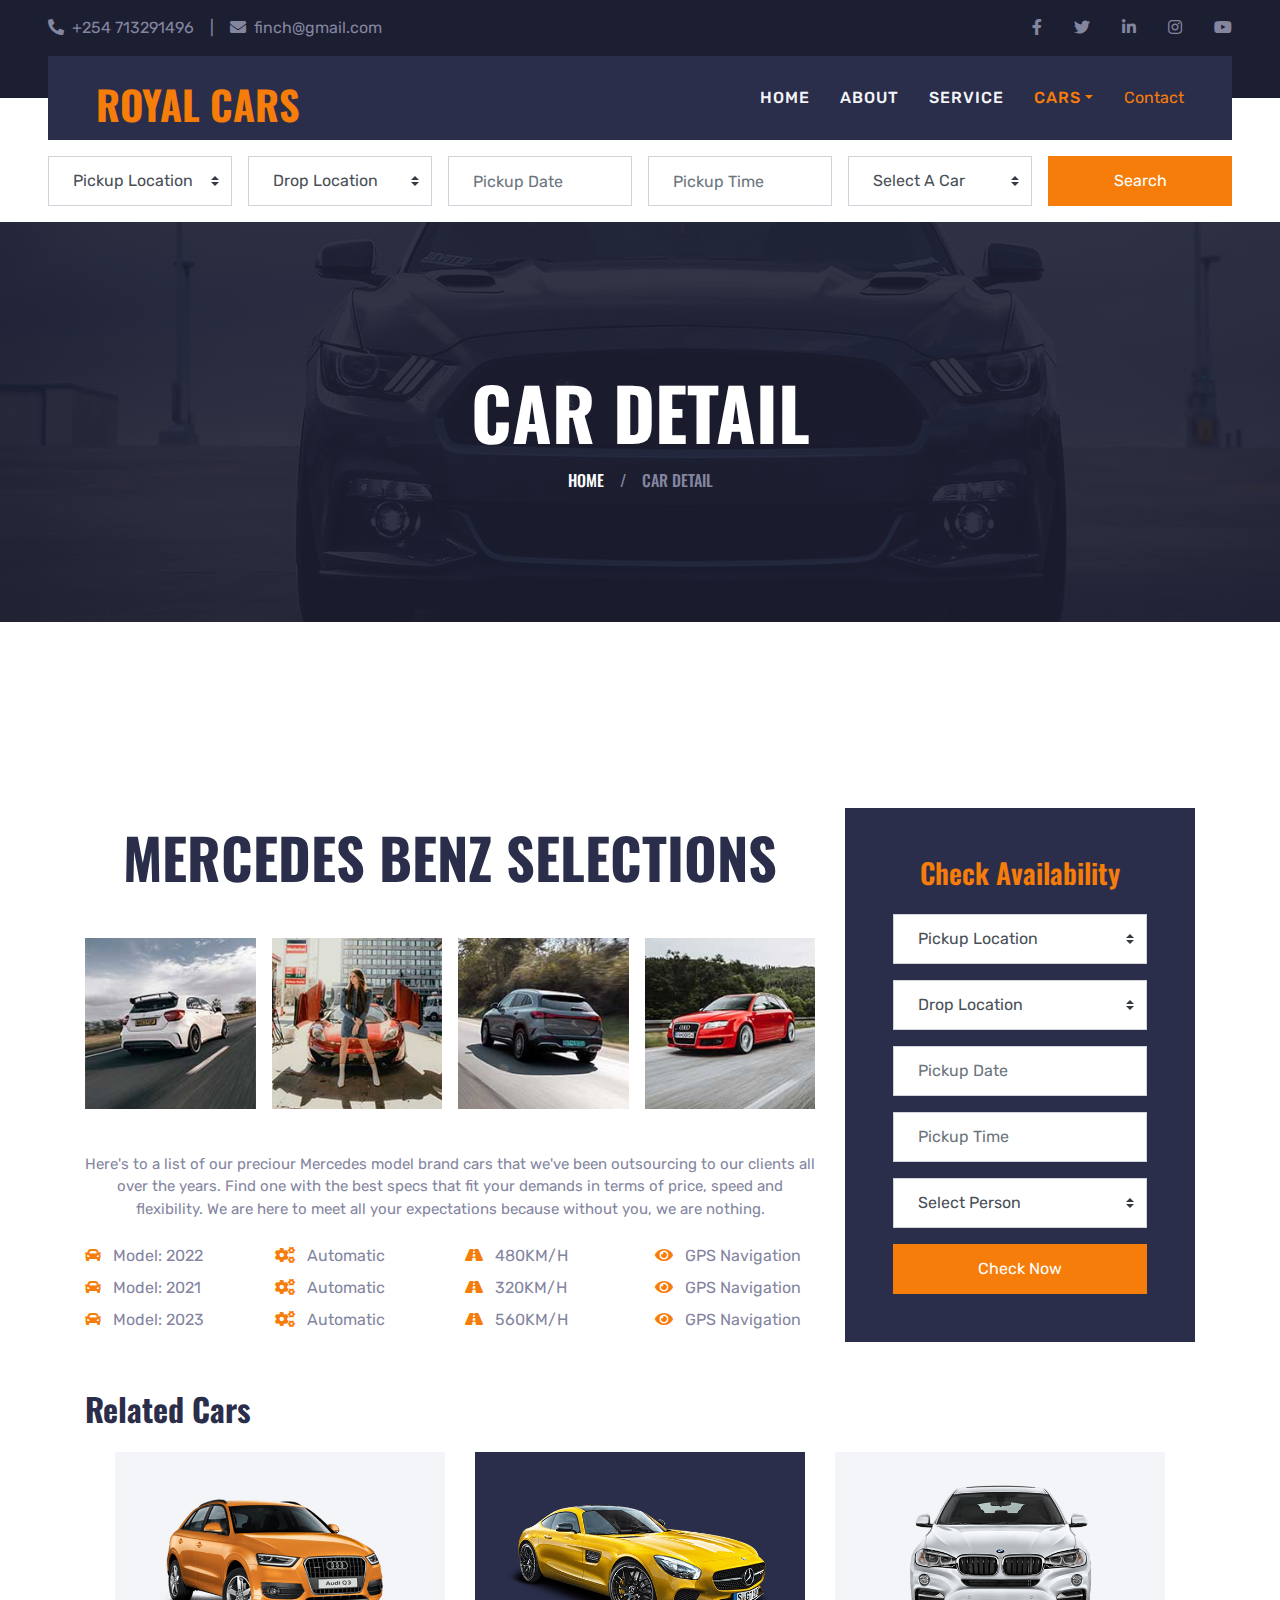
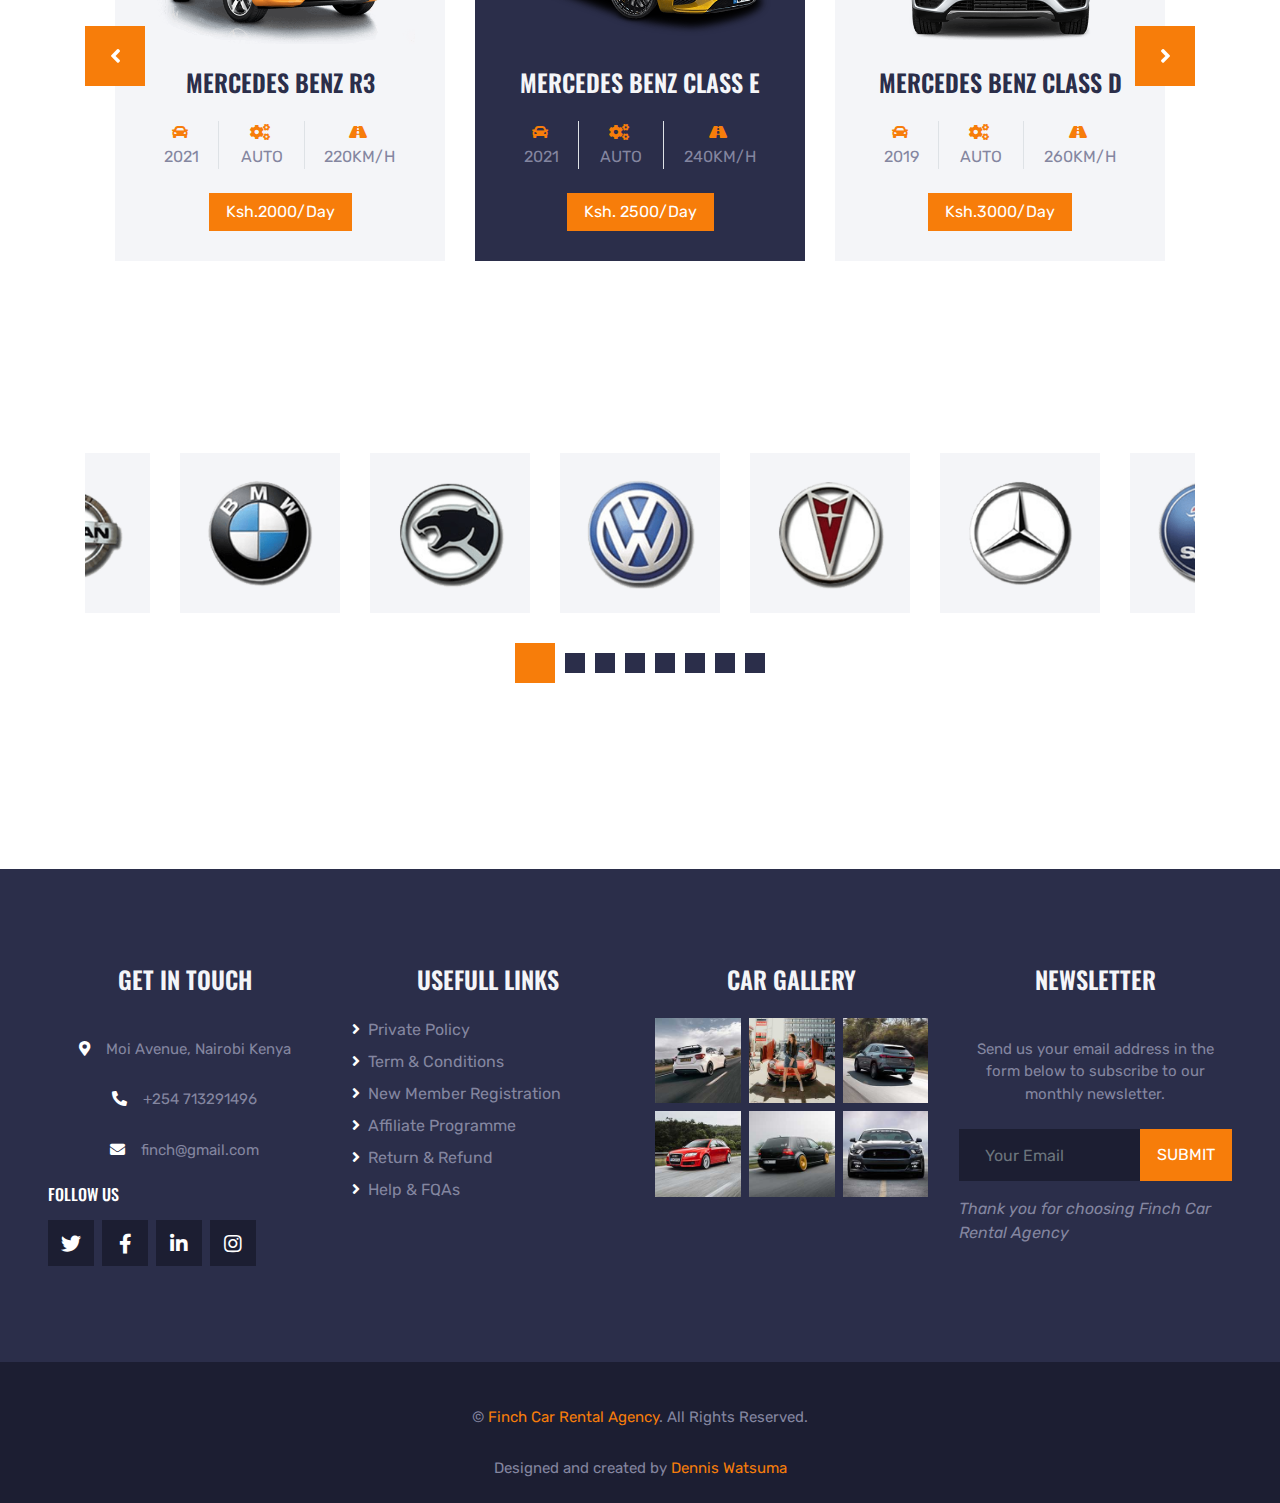
<file: detail.html>
<!DOCTYPE html>
<html lang="en">

<head>
    <meta charset="utf-8">
    <title>Finch Car Rental5</title>
    <meta content="width=device-width, initial-scale=1.0" name="viewport">
    <meta content="Free HTML Templates" name="keywords">
    <meta content="Free HTML Templates" name="description">

    <!-- Favicon -->
    <link href="img/favicon.ico" rel="icon">

    <!-- Google Web Fonts -->
    <link rel="preconnect" href="https://fonts.gstatic.com">
    <link href="https://fonts.googleapis.com/css2?family=Oswald:wght@400;500;600;700&family=Rubik&display=swap" rel="stylesheet">

    <!-- Font Awesome -->
    <link href="https://cdnjs.cloudflare.com/ajax/libs/font-awesome/5.15.0/css/all.min.css" rel="stylesheet">

    <!-- Libraries Stylesheet -->
    <link href="lib/owlcarousel/assets/owl.carousel.min.css" rel="stylesheet">
    <link href="lib/tempusdominus/css/tempusdominus-bootstrap-4.min.css" rel="stylesheet" />

    <!-- Customized Bootstrap Stylesheet -->
    <link href="css/bootstrap.min.css" rel="stylesheet">

    <!-- Template Stylesheet -->
    <link href="css/style.css" rel="stylesheet">
</head>

<body>
    <!-- Topbar Start -->
    <div class="container-fluid bg-dark py-3 px-lg-5 d-none d-lg-block">
        <div class="row">
            <div class="col-md-6 text-center text-lg-left mb-2 mb-lg-0">
                <div class="d-inline-flex align-items-center">
                    <a class="text-body pr-3" href=""><i class="fa fa-phone-alt mr-2"></i>+254 713291496</a>
                    <span class="text-body">|</span>
                    <a class="text-body px-3" href=""><i class="fa fa-envelope mr-2"></i>finch@gmail.com</a>
                </div>
            </div>
            <div class="col-md-6 text-center text-lg-right">
                <div class="d-inline-flex align-items-center">
                    <a class="text-body px-3" href="">
                        <i class="fab fa-facebook-f"></i>
                    </a>
                    <a class="text-body px-3" href="">
                        <i class="fab fa-twitter"></i>
                    </a>
                    <a class="text-body px-3" href="">
                        <i class="fab fa-linkedin-in"></i>
                    </a>
                    <a class="text-body px-3" href="">
                        <i class="fab fa-instagram"></i>
                    </a>
                    <a class="text-body pl-3" href="">
                        <i class="fab fa-youtube"></i>
                    </a>
                </div>
            </div>
        </div>
    </div>
    <!-- Topbar End -->


    <!-- Navbar Start -->
    <div class="container-fluid position-relative nav-bar p-0">
        <div class="position-relative px-lg-5" style="z-index: 9;">
            <nav class="navbar navbar-expand-lg bg-secondary navbar-dark py-3 py-lg-0 pl-3 pl-lg-5">
                <a href="" class="navbar-brand">
                    <h1 class="text-uppercase text-primary mb-1">Royal Cars</h1>
                </a>
                <button type="button" class="navbar-toggler" data-toggle="collapse" data-target="#navbarCollapse">
                    <span class="navbar-toggler-icon"></span>
                </button>
                <div class="collapse navbar-collapse justify-content-between px-3" id="navbarCollapse">
                    <div class="navbar-nav ml-auto py-0">
                        <a href="index.html" class="nav-item nav-link">Home</a>
                        <a href="about.html" class="nav-item nav-link">About</a>
                        <a href="service.html" class="nav-item nav-link">Service</a>
                        <div class="nav-item dropdown">
                            <a href="#" class="nav-link dropdown-toggle active" data-toggle="dropdown">Cars</a>
                            <div class="dropdown-menu rounded-0 m-0">
                                <a href="car.html" class="dropdown-item">Car Listing</a>
                                <a href="detail.html" class="dropdown-item active">Car Detail</a>
                                <a href="booking.html" class="dropdown-item">Car Booking</a>
                            </div>
                        </div>
                    </div>
                    <a href="contact.html" class="nav-item nav-link">Contact</a>
                </div>
        </div>
        </nav>
    </div>
    </div>
    <!-- Navbar End -->


    <!-- Search Start -->
    <div class="container-fluid bg-white pt-3 px-lg-5">
        <div class="row mx-n2">
            <div class="col-xl-2 col-lg-4 col-md-6 px-2">
                <select class="custom-select px-4 mb-3" style="height: 50px;">
                    <option selected>Pickup Location</option>
                    <option value="1">Nairobi</option>
                    <option value="2">Mombasa</option>
                    <option value="3">Kisumu</option>
                </select>
            </div>
            <div class="col-xl-2 col-lg-4 col-md-6 px-2">
                <select class="custom-select px-4 mb-3" style="height: 50px;">
                    <option selected>Drop Location</option>
                    <option value="1">Nairobi</option>
                    <option value="2">Mombasa</option>
                    <option value="3">Kisumu</option>
                </select>
            </div>
            <div class="col-xl-2 col-lg-4 col-md-6 px-2">
                <div class="date mb-3" id="date" data-target-input="nearest">
                    <input type="text" class="form-control p-4 datetimepicker-input" placeholder="Pickup Date" data-target="#date" data-toggle="datetimepicker" />
                </div>
            </div>
            <div class="col-xl-2 col-lg-4 col-md-6 px-2">
                <div class="time mb-3" id="time" data-target-input="nearest">
                    <input type="text" class="form-control p-4 datetimepicker-input" placeholder="Pickup Time" data-target="#time" data-toggle="datetimepicker" />
                </div>
            </div>
            <div class="col-xl-2 col-lg-4 col-md-6 px-2">
                <select class="custom-select px-4 mb-3" style="height: 50px;">
                    <option selected>Select A Car</option>
                    <option value="1">Mercedes Benz Class A</option>
                    <option value="2">Mercedes Benz Class B</option>
                    <option value="3">Mercedes Benz Class C</option>
                </select>
            </div>
            <div class="col-xl-2 col-lg-4 col-md-6 px-2">
                <button class="btn btn-primary btn-block mb-3" type="submit" style="height: 50px;">Search</button>
            </div>
        </div>
    </div>
    <!-- Search End -->


    <!-- Page Header Start -->
    <div class="container-fluid page-header">
        <h1 class="display-3 text-uppercase text-white mb-3">Car Detail</h1>
        <div class="d-inline-flex text-white">
            <h6 class="text-uppercase m-0"><a class="text-white" href="">Home</a></h6>
            <h6 class="text-body m-0 px-3">/</h6>
            <h6 class="text-uppercase text-body m-0">Car Detail</h6>
        </div>
    </div>
    <!-- Page Header Start -->


    <!-- Detail Start -->
    <div class="container-fluid pt-5">
        <div class="container pt-5">
            <div class="row">
                <div class="col-lg-8 mb-5">
                    <h1 class="display-4 text-uppercase mb-5">Mercedes Benz selections</h1>
                    <div class="row mx-n2 mb-3">
                        <div class="col-md-3 col-6 px-2 pb-2">
                            <img class="img-fluid w-100" src="img/gallery-1.jpg" alt="">
                        </div>
                        <div class="col-md-3 col-6 px-2 pb-2">
                            <img class="img-fluid w-100" src="img/gallery-2.jpg" alt="">
                        </div>
                        <div class="col-md-3 col-6 px-2 pb-2">
                            <img class="img-fluid w-100" src="img/gallery-3.jpg" alt="">
                        </div>
                        <div class="col-md-3 col-6 px-2 pb-2">
                            <img class="img-fluid w-100" src="img/gallery-4.jpg" alt="">
                        </div>
                    </div>
                    <p>Here's to a list of our preciour Mercedes model brand cars that we've been outsourcing to our clients all over the years. Find one with the best specs that fit your demands in terms of price, speed and flexibility. We are here to meet
                        all your expectations because without you, we are nothing.</p>
                    <div class="row pt-2">
                        <div class="col-md-3 col-6 mb-2">
                            <i class="fa fa-car text-primary mr-2"></i>
                            <span>Model: 2022</span>
                        </div>
                        <div class="col-md-3 col-6 mb-2">
                            <i class="fa fa-cogs text-primary mr-2"></i>
                            <span>Automatic</span>
                        </div>
                        <div class="col-md-3 col-6 mb-2">
                            <i class="fa fa-road text-primary mr-2"></i>
                            <span>480KM/H</span>
                        </div>
                        <div class="col-md-3 col-6 mb-2">
                            <i class="fa fa-eye text-primary mr-2"></i>
                            <span>GPS Navigation</span>
                        </div>
                        <div class="col-md-3 col-6 mb-2">
                            <i class="fa fa-car text-primary mr-2"></i>
                            <span>Model: 2021</span>
                        </div>
                        <div class="col-md-3 col-6 mb-2">
                            <i class="fa fa-cogs text-primary mr-2"></i>
                            <span>Automatic</span>
                        </div>
                        <div class="col-md-3 col-6 mb-2">
                            <i class="fa fa-road text-primary mr-2"></i>
                            <span>320KM/H</span>
                        </div>
                        <div class="col-md-3 col-6 mb-2">
                            <i class="fa fa-eye text-primary mr-2"></i>
                            <span>GPS Navigation</span>
                        </div>
                        <div class="col-md-3 col-6 mb-2">
                            <i class="fa fa-car text-primary mr-2"></i>
                            <span>Model: 2023</span>
                        </div>
                        <div class="col-md-3 col-6 mb-2">
                            <i class="fa fa-cogs text-primary mr-2"></i>
                            <span>Automatic</span>
                        </div>
                        <div class="col-md-3 col-6 mb-2">
                            <i class="fa fa-road text-primary mr-2"></i>
                            <span>560KM/H</span>
                        </div>
                        <div class="col-md-3 col-6 mb-2">
                            <i class="fa fa-eye text-primary mr-2"></i>
                            <span>GPS Navigation</span>
                        </div>
                    </div>
                </div>

                <div class="col-lg-4 mb-5">
                    <div class="bg-secondary p-5">
                        <h3 class="text-primary text-center mb-4">Check Availability</h3>
                        <div class="form-group">
                            <select class="custom-select px-4" style="height: 50px;">
                                <option selected>Pickup Location</option>
                                <option value="1">Location 1</option>
                                <option value="2">Location 2</option>
                                <option value="3">Location 3</option>
                            </select>
                        </div>
                        <div class="form-group">
                            <select class="custom-select px-4" style="height: 50px;">
                                <option selected>Drop Location</option>
                                <option value="1">Location 1</option>
                                <option value="2">Location 2</option>
                                <option value="3">Location 3</option>
                            </select>
                        </div>
                        <div class="form-group">
                            <div class="date" id="date1" data-target-input="nearest">
                                <input type="text" class="form-control p-4 datetimepicker-input" placeholder="Pickup Date" data-target="#date1" data-toggle="datetimepicker" />
                            </div>
                        </div>
                        <div class="form-group">
                            <div class="time" id="time1" data-target-input="nearest">
                                <input type="text" class="form-control p-4 datetimepicker-input" placeholder="Pickup Time" data-target="#time1" data-toggle="datetimepicker" />
                            </div>
                        </div>
                        <div class="form-group">
                            <select class="custom-select px-4" style="height: 50px;">
                                <option selected>Select Person</option>
                                <option value="1">Person 1</option>
                                <option value="2">Person 2</option>
                                <option value="3">Person 3</option>
                            </select>
                        </div>
                        <div class="form-group mb-0">
                            <button class="btn btn-primary btn-block" type="submit" style="height: 50px;">Check Now</button>
                        </div>
                    </div>
                </div>
            </div>
        </div>
    </div>
    <!-- Detail End -->


    <!-- Related Car Start -->
    <div class="container-fluid pb-5">
        <div class="container pb-5">
            <h2 class="mb-4">Related Cars</h2>
            <div class="owl-carousel related-carousel position-relative" style="padding: 0 30px;">
                <div class="rent-item">
                    <img class="img-fluid mb-4" src="img/car-rent-1.png" alt="">
                    <h4 class="text-uppercase mb-4">Mercedes Benz Class E</h4>
                    <div class="d-flex justify-content-center mb-4">
                        <div class="px-2">
                            <i class="fa fa-car text-primary mr-1"></i>
                            <span>2021</span>
                        </div>
                        <div class="px-2 border-left border-right">
                            <i class="fa fa-cogs text-primary mr-1"></i>
                            <span>AUTO</span>
                        </div>
                        <div class="px-2">
                            <i class="fa fa-road text-primary mr-1"></i>
                            <span>240KM/H</span>
                        </div>
                    </div>
                    <a class="btn btn-primary px-3" href="">Ksh. 2500/Day</a>
                </div>
                <div class="rent-item">
                    <img class="img-fluid mb-4" src="img/car-rent-2.png" alt="">
                    <h4 class="text-uppercase mb-4">Mercedes Benz Class D</h4>
                    <div class="d-flex justify-content-center mb-4">
                        <div class="px-2">
                            <i class="fa fa-car text-primary mr-1"></i>
                            <span>2019</span>
                        </div>
                        <div class="px-2 border-left border-right">
                            <i class="fa fa-cogs text-primary mr-1"></i>
                            <span>AUTO</span>
                        </div>
                        <div class="px-2">
                            <i class="fa fa-road text-primary mr-1"></i>
                            <span>260KM/H</span>
                        </div>
                    </div>
                    <a class="btn btn-primary px-3" href="">Ksh.3000/Day</a>
                </div>
                <div class="rent-item">
                    <img class="img-fluid mb-4" src="img/car-rent-3.png" alt="">
                    <h4 class="text-uppercase mb-4">Mercedes Benz Class A</h4>
                    <div class="d-flex justify-content-center mb-4">
                        <div class="px-2">
                            <i class="fa fa-car text-primary mr-1"></i>
                            <span>2015</span>
                        </div>
                        <div class="px-2 border-left border-right">
                            <i class="fa fa-cogs text-primary mr-1"></i>
                            <span>AUTO</span>
                        </div>
                        <div class="px-2">
                            <i class="fa fa-road text-primary mr-1"></i>
                            <span>180KM/H</span>
                        </div>
                    </div>
                    <a class="btn btn-primary px-3" href="">Ksh.1500/Day</a>
                </div>
                <div class="rent-item">
                    <img class="img-fluid mb-4" src="img/car-rent-4.png" alt="">
                    <h4 class="text-uppercase mb-4">Mercedes Benz R3</h4>
                    <div class="d-flex justify-content-center mb-4">
                        <div class="px-2">
                            <i class="fa fa-car text-primary mr-1"></i>
                            <span>2021</span>
                        </div>
                        <div class="px-2 border-left border-right">
                            <i class="fa fa-cogs text-primary mr-1"></i>
                            <span>AUTO</span>
                        </div>
                        <div class="px-2">
                            <i class="fa fa-road text-primary mr-1"></i>
                            <span>220KM/H</span>
                        </div>
                    </div>
                    <a class="btn btn-primary px-3" href="">Ksh.2000/Day</a>
                </div>
            </div>
        </div>
    </div>
    <!-- Related Car End -->


    <!-- Vendor Start -->
    <div class="container-fluid py-5">
        <div class="container py-5">
            <div class="owl-carousel vendor-carousel">
                <div class="bg-light p-4">
                    <img src="img/vendor-1.png" alt="">
                </div>
                <div class="bg-light p-4">
                    <img src="img/vendor-2.png" alt="">
                </div>
                <div class="bg-light p-4">
                    <img src="img/vendor-3.png" alt="">
                </div>
                <div class="bg-light p-4">
                    <img src="img/vendor-4.png" alt="">
                </div>
                <div class="bg-light p-4">
                    <img src="img/vendor-5.png" alt="">
                </div>
                <div class="bg-light p-4">
                    <img src="img/vendor-6.png" alt="">
                </div>
                <div class="bg-light p-4">
                    <img src="img/vendor-7.png" alt="">
                </div>
                <div class="bg-light p-4">
                    <img src="img/vendor-8.png" alt="">
                </div>
            </div>
        </div>
    </div>
    <!-- Vendor End -->


    <!-- Footer Start -->
    <div class="container-fluid bg-secondary py-5 px-sm-3 px-md-5" style="margin-top: 90px;">
        <div class="row pt-5">
            <div class="col-lg-3 col-md-6 mb-5">
                <h4 class="text-uppercase text-light mb-4">Get In Touch</h4>
                <p class="mb-2"><i class="fa fa-map-marker-alt text-white mr-3"></i>Moi Avenue, Nairobi Kenya</p>
                <p class="mb-2"><i class="fa fa-phone-alt text-white mr-3"></i>+254 713291496</p>
                <p><i class="fa fa-envelope text-white mr-3"></i>finch@gmail.com</p>
                <h6 class="text-uppercase text-white py-2">Follow Us</h6>
                <div class="d-flex justify-content-start">
                    <a class="btn btn-lg btn-dark btn-lg-square mr-2" href="#"><i class="fab fa-twitter"></i></a>
                    <a class="btn btn-lg btn-dark btn-lg-square mr-2" href="#"><i class="fab fa-facebook-f"></i></a>
                    <a class="btn btn-lg btn-dark btn-lg-square mr-2" href="#"><i class="fab fa-linkedin-in"></i></a>
                    <a class="btn btn-lg btn-dark btn-lg-square" href="#"><i class="fab fa-instagram"></i></a>
                </div>
            </div>
            <div class="col-lg-3 col-md-6 mb-5">
                <h4 class="text-uppercase text-light mb-4">Usefull Links</h4>
                <div class="d-flex flex-column justify-content-start">
                    <a class="text-body mb-2" href="#"><i class="fa fa-angle-right text-white mr-2"></i>Private Policy</a>
                    <a class="text-body mb-2" href="#"><i class="fa fa-angle-right text-white mr-2"></i>Term & Conditions</a>
                    <a class="text-body mb-2" href="#"><i class="fa fa-angle-right text-white mr-2"></i>New Member Registration</a>
                    <a class="text-body mb-2" href="#"><i class="fa fa-angle-right text-white mr-2"></i>Affiliate Programme</a>
                    <a class="text-body mb-2" href="#"><i class="fa fa-angle-right text-white mr-2"></i>Return & Refund</a>
                    <a class="text-body" href="#"><i class="fa fa-angle-right text-white mr-2"></i>Help & FQAs</a>
                </div>
            </div>
            <div class="col-lg-3 col-md-6 mb-5">
                <h4 class="text-uppercase text-light mb-4">Car Gallery</h4>
                <div class="row mx-n1">
                    <div class="col-4 px-1 mb-2">
                        <a href=""><img class="w-100" src="img/gallery-1.jpg" alt=""></a>
                    </div>
                    <div class="col-4 px-1 mb-2">
                        <a href=""><img class="w-100" src="img/gallery-2.jpg" alt=""></a>
                    </div>
                    <div class="col-4 px-1 mb-2">
                        <a href=""><img class="w-100" src="img/gallery-3.jpg" alt=""></a>
                    </div>
                    <div class="col-4 px-1 mb-2">
                        <a href=""><img class="w-100" src="img/gallery-4.jpg" alt=""></a>
                    </div>
                    <div class="col-4 px-1 mb-2">
                        <a href=""><img class="w-100" src="img/gallery-5.jpg" alt=""></a>
                    </div>
                    <div class="col-4 px-1 mb-2">
                        <a href=""><img class="w-100" src="img/gallery-6.jpg" alt=""></a>
                    </div>
                </div>
            </div>
            <div class="col-lg-3 col-md-6 mb-5">
                <h4 class="text-uppercase text-light mb-4">Newsletter</h4>
                <p class="mb-4">Send us your email address in the form below to subscribe to our monthly newsletter.</p>
                <div class="w-100 mb-3">
                    <div class="input-group">
                        <input type="text" class="form-control bg-dark border-dark" style="padding: 25px;" placeholder="Your Email">
                        <div class="input-group-append">
                            <button class="btn btn-primary text-uppercase px-3">Submit</button>
                        </div>
                    </div>
                </div>
                <i>Thank you for choosing Finch Car Rental Agency</i>
            </div>
        </div>
    </div>
    <div class="container-fluid bg-dark py-4 px-sm-3 px-md-5">
        <p class="mb-2 text-center text-body">&copy; <a href="#">Finch Car Rental Agency</a>. All Rights Reserved.</p>
        <p class="m-0 text-center text-body">Designed and created by <a href="">Dennis Watsuma</a></p>
    </div>
    <!-- Footer End -->


    <!-- Back to Top -->
    <a href="#" class="btn btn-lg btn-primary btn-lg-square back-to-top"><i class="fa fa-angle-double-up"></i></a>


    <!-- JavaScript Libraries -->
    <script src="https://code.jquery.com/jquery-3.4.1.min.js"></script>
    <script src="https://stackpath.bootstrapcdn.com/bootstrap/4.4.1/js/bootstrap.bundle.min.js"></script>
    <script src="lib/easing/easing.min.js"></script>
    <script src="lib/waypoints/waypoints.min.js"></script>
    <script src="lib/owlcarousel/owl.carousel.min.js"></script>
    <script src="lib/tempusdominus/js/moment.min.js"></script>
    <script src="lib/tempusdominus/js/moment-timezone.min.js"></script>
    <script src="lib/tempusdominus/js/tempusdominus-bootstrap-4.min.js"></script>

    <!-- Template Javascript -->
    <script src="js/main.js"></script>
</body>

</html>
</file>
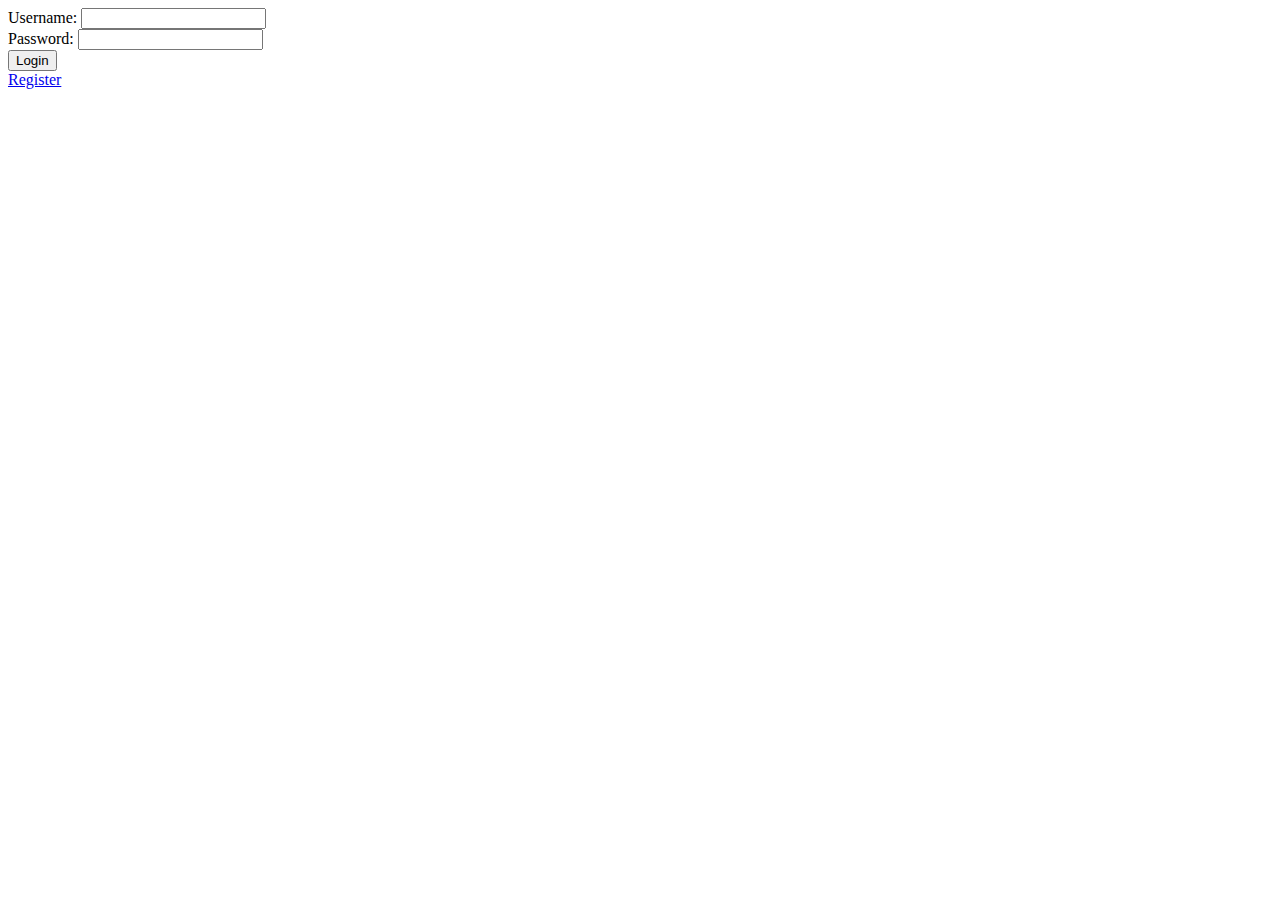
<file: login.html>
<!DOCTYPE html>
<html>
<head>
    <title>Login</title>
</head>
<body>
    <form action="login.php" method="POST">
        Username: <input type="text" name="username" required><br>
        Password: <input type="password" name="password" required><br>
        <input type="submit" value="Login">
    </form>
    <a href="register.html">Register</a>
</body>
</html>
</file>
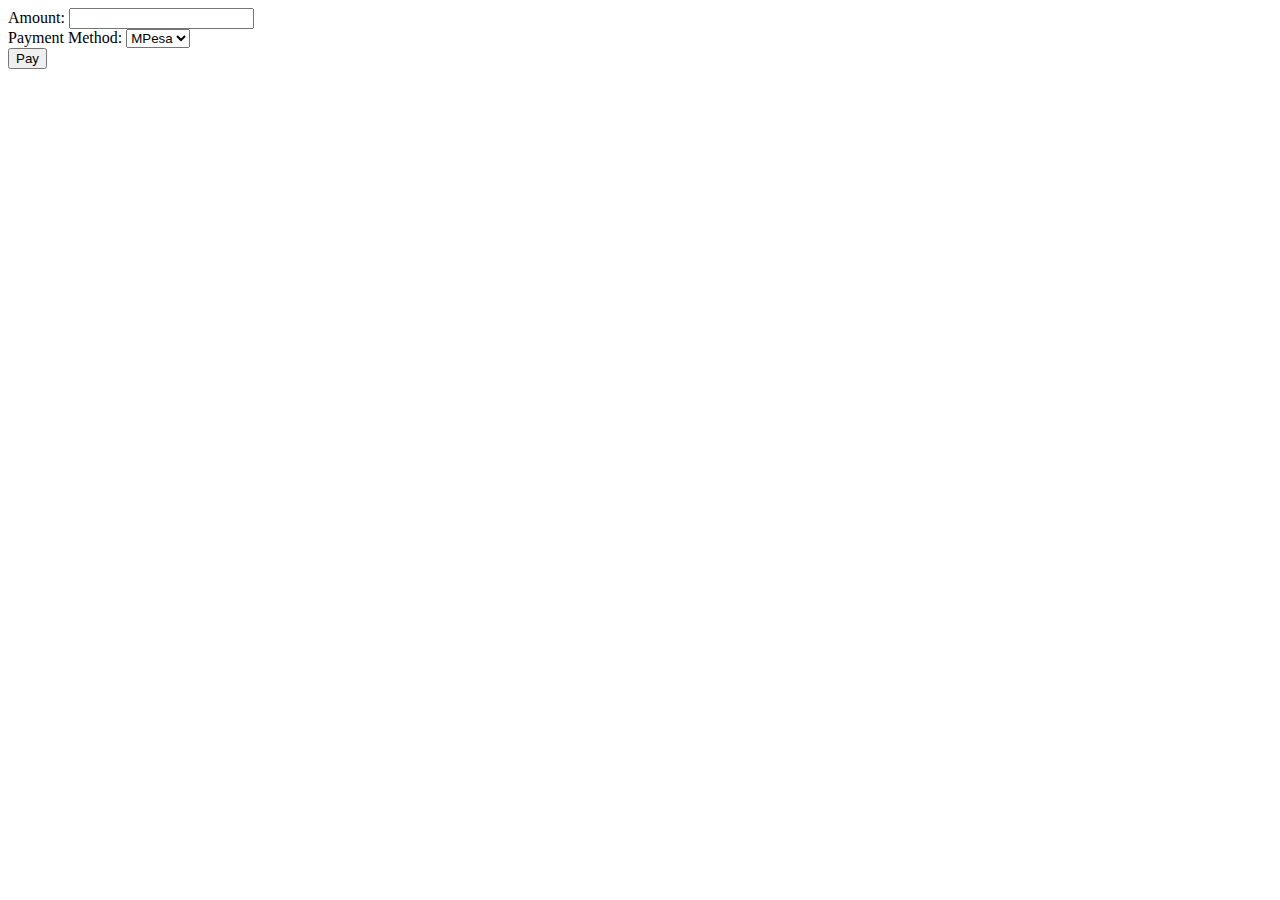
<file: payment.html>
<!DOCTYPE html>
<html>
<head>
    <title>Payment</title>
</head>
<body>
    <form action="payment.php" method="POST">
        Amount: <input type="text" name="amount" required><br>
        Payment Method:
        <select name="paymentMethod" required>
            <option value="mpesa">MPesa</option>
            <option value="bank">Bank</option>
        </select><br>
        <input type="submit" value="Pay">
    </form>
</body>
</html>
</file>
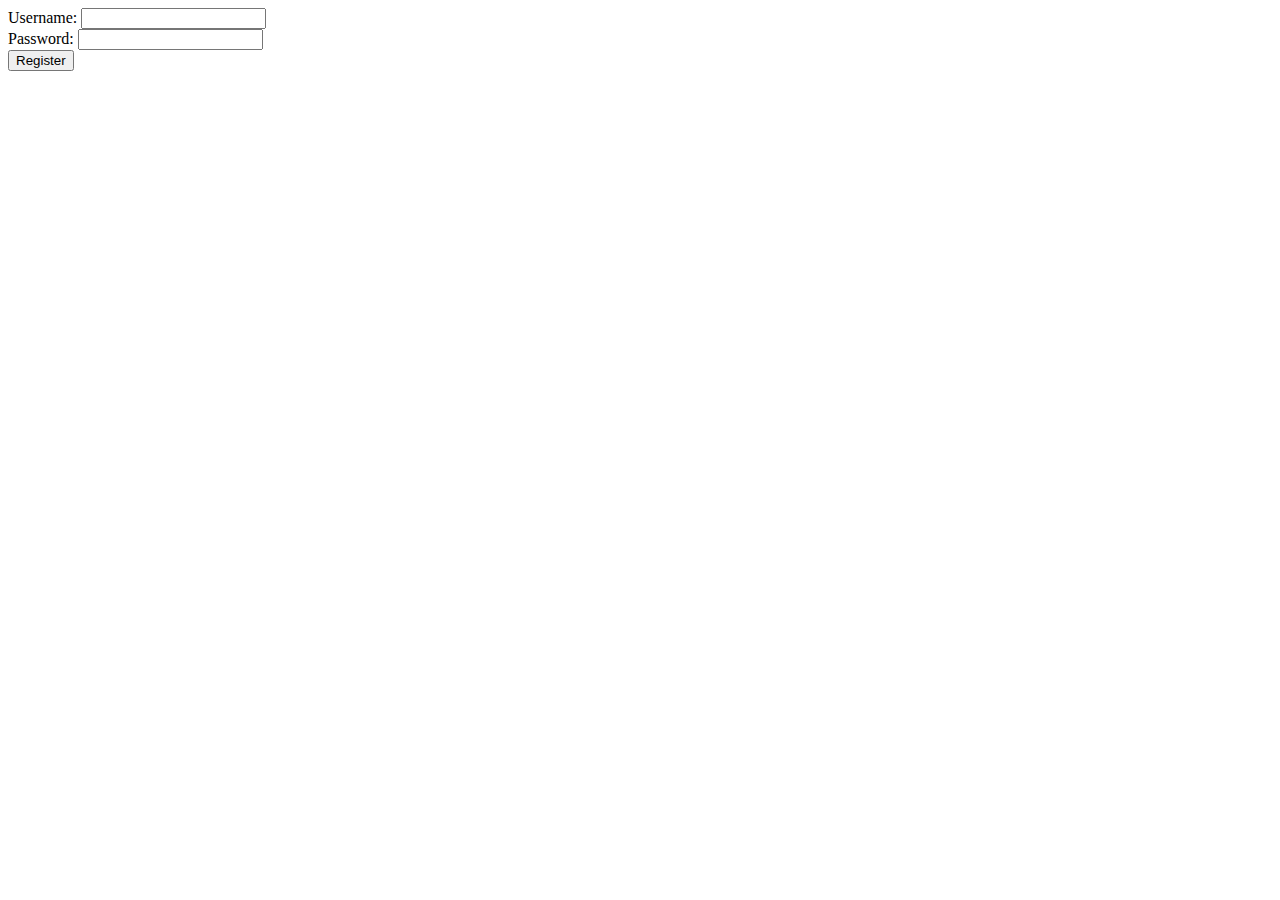
<file: register.html>
<!DOCTYPE html>
<html>
<head>
    <title>Register</title>
</head>
<body>
    <form action="register.php" method="POST">
        Username: <input type="text" name="username" required><br>
        Password: <input type="password" name="password" required><br>
        <input type="submit" value="Register">
    </form>
</body>
</html>
</file>
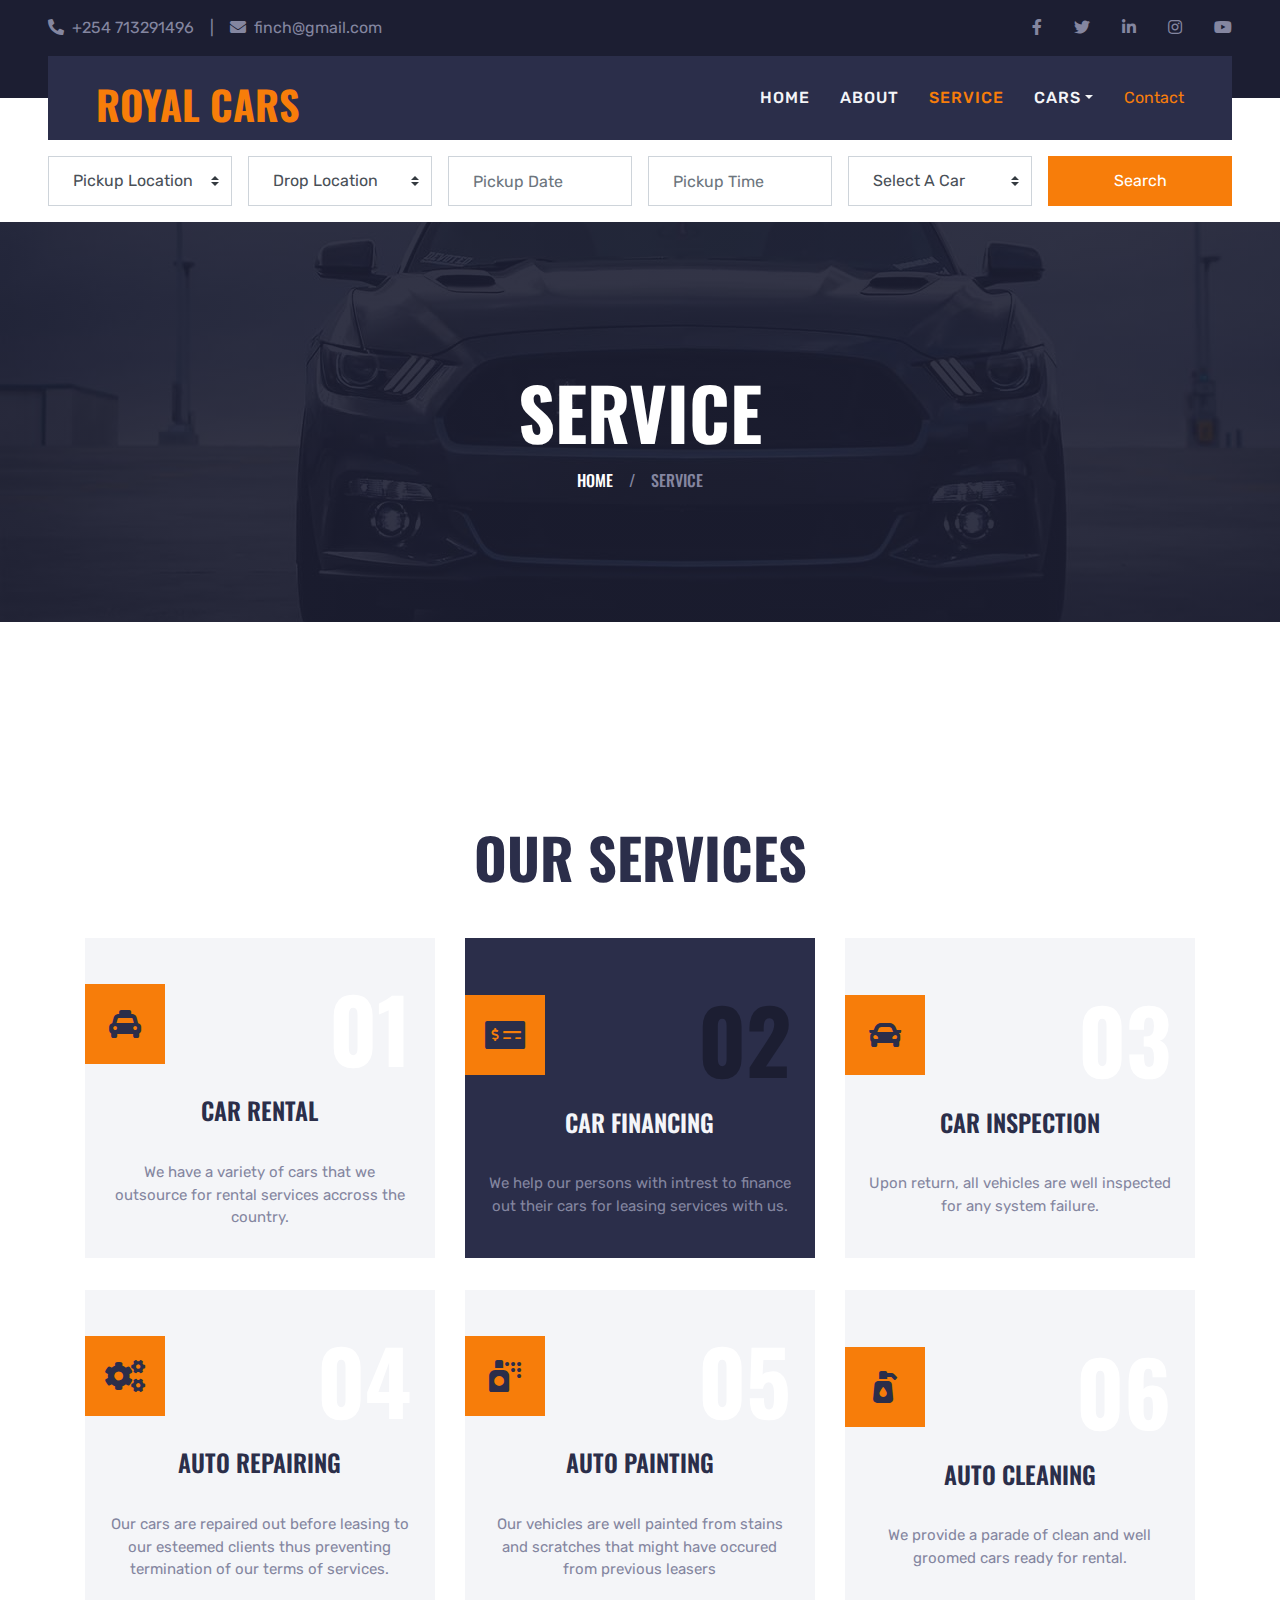
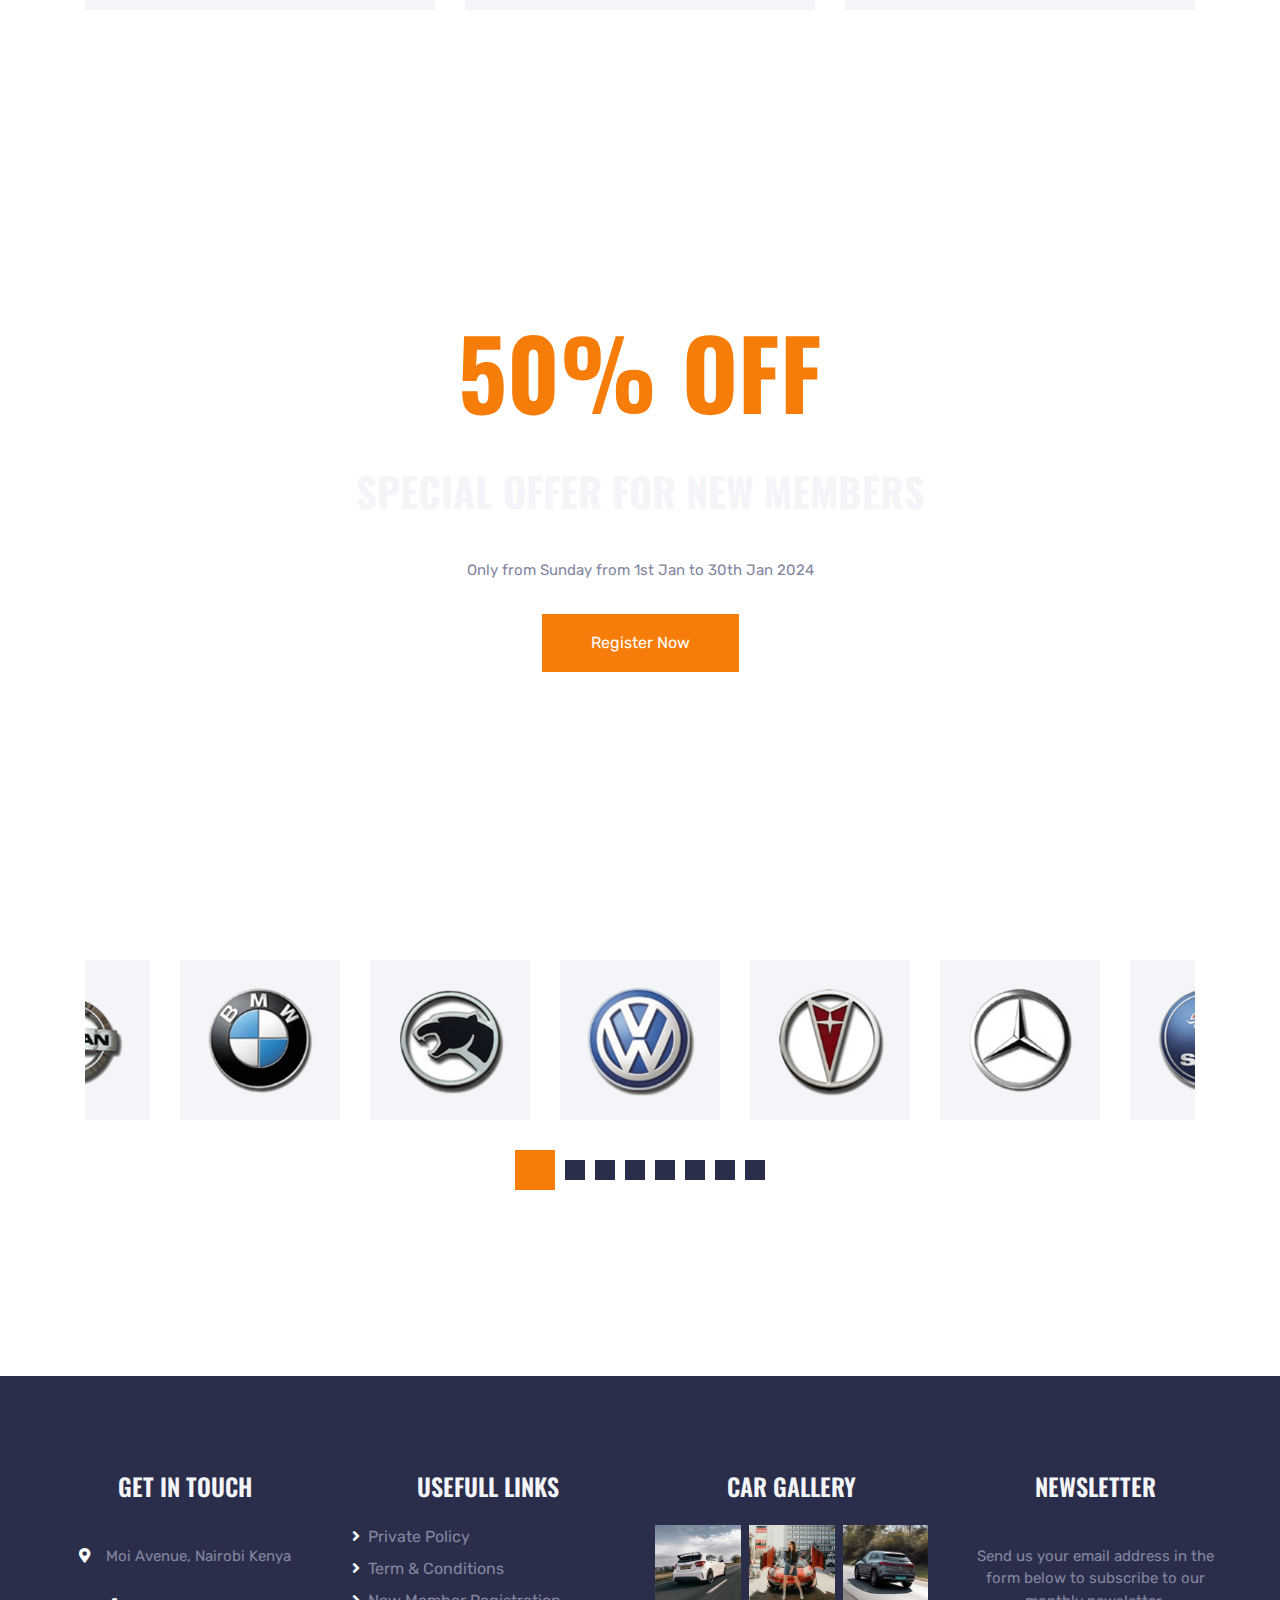
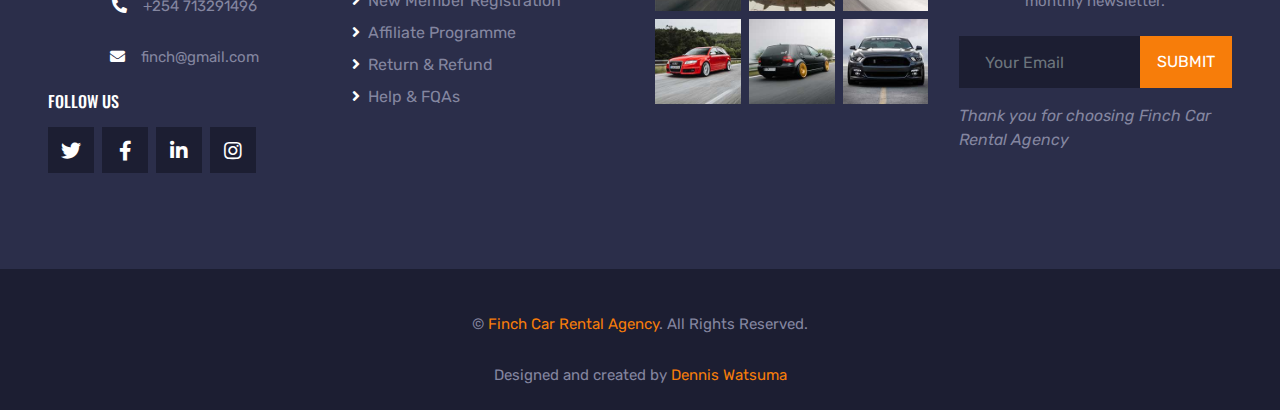
<file: service.html>
<!DOCTYPE html>
<html lang="en">

<head>
    <meta charset="utf-8">
    <title>Finch Car Rental</title>
    <meta content="width=device-width, initial-scale=1.0" name="viewport">
    <meta content="Free HTML Templates" name="keywords">
    <meta content="Free HTML Templates" name="description">

    <!-- Favicon -->
    <link href="img/favicon.ico" rel="icon">

    <!-- Google Web Fonts -->
    <link rel="preconnect" href="https://fonts.gstatic.com">
    <link href="https://fonts.googleapis.com/css2?family=Oswald:wght@400;500;600;700&family=Rubik&display=swap" rel="stylesheet"> 

    <!-- Font Awesome -->
    <link href="https://cdnjs.cloudflare.com/ajax/libs/font-awesome/5.15.0/css/all.min.css" rel="stylesheet">

    <!-- Libraries Stylesheet -->
    <link href="lib/owlcarousel/assets/owl.carousel.min.css" rel="stylesheet">
    <link href="lib/tempusdominus/css/tempusdominus-bootstrap-4.min.css" rel="stylesheet" />

    <!-- Customized Bootstrap Stylesheet -->
    <link href="css/bootstrap.min.css" rel="stylesheet">

    <!-- Template Stylesheet -->
    <link href="css/style.css" rel="stylesheet">
</head>

<body>
    <!-- Topbar Start -->
    <div class="container-fluid bg-dark py-3 px-lg-5 d-none d-lg-block">
        <div class="row">
            <div class="col-md-6 text-center text-lg-left mb-2 mb-lg-0">
                <div class="d-inline-flex align-items-center">
                    <a class="text-body pr-3" href=""><i class="fa fa-phone-alt mr-2"></i>+254 713291496</a>
                    <span class="text-body">|</span>
                    <a class="text-body px-3" href=""><i class="fa fa-envelope mr-2"></i>finch@gmail.com</a>
                </div>
            </div>
            <div class="col-md-6 text-center text-lg-right">
                <div class="d-inline-flex align-items-center">
                    <a class="text-body px-3" href="">
                        <i class="fab fa-facebook-f"></i>
                    </a>
                    <a class="text-body px-3" href="">
                        <i class="fab fa-twitter"></i>
                    </a>
                    <a class="text-body px-3" href="">
                        <i class="fab fa-linkedin-in"></i>
                    </a>
                    <a class="text-body px-3" href="">
                        <i class="fab fa-instagram"></i>
                    </a>
                    <a class="text-body pl-3" href="">
                        <i class="fab fa-youtube"></i>
                    </a>
                </div>
            </div>
        </div>
    </div>
    <!-- Topbar End -->


    <!-- Navbar Start -->
    <div class="container-fluid position-relative nav-bar p-0">
        <div class="position-relative px-lg-5" style="z-index: 9;">
            <nav class="navbar navbar-expand-lg bg-secondary navbar-dark py-3 py-lg-0 pl-3 pl-lg-5">
                <a href="" class="navbar-brand">
                    <h1 class="text-uppercase text-primary mb-1">Royal Cars</h1>
                </a>
                <button type="button" class="navbar-toggler" data-toggle="collapse" data-target="#navbarCollapse">
                    <span class="navbar-toggler-icon"></span>
                </button>
                <div class="collapse navbar-collapse justify-content-between px-3" id="navbarCollapse">
                    <div class="navbar-nav ml-auto py-0">
                        <a href="index.html" class="nav-item nav-link">Home</a>
                        <a href="about.html" class="nav-item nav-link">About</a>
                        <a href="service.html" class="nav-item nav-link active">Service</a>
                        <div class="nav-item dropdown">
                            <a href="#" class="nav-link dropdown-toggle" data-toggle="dropdown">Cars</a>
                            <div class="dropdown-menu rounded-0 m-0">
                                <a href="car.html" class="dropdown-item">Car Listing</a>
                                <a href="detail.html" class="dropdown-item">Car Detail</a>
                                <a href="booking.html" class="dropdown-item">Car Booking</a>
                            </div>
                        </div>
                        </div>
                        <a href="contact.html" class="nav-item nav-link">Contact</a>
                    </div>
                </div>
            </nav>
        </div>
    </div>
    <!-- Navbar End -->


    <!-- Search Start -->
    <div class="container-fluid bg-white pt-3 px-lg-5">
        <div class="row mx-n2">
            <div class="col-xl-2 col-lg-4 col-md-6 px-2">
                <select class="custom-select px-4 mb-3" style="height: 50px;">
                    <option selected>Pickup Location</option>
                    <option value="1">Nairobi</option>
                    <option value="2">Mombasa</option>
                    <option value="3">Kisumu</option>
                </select>
            </div>
            <div class="col-xl-2 col-lg-4 col-md-6 px-2">
                <select class="custom-select px-4 mb-3" style="height: 50px;">
                    <option selected>Drop Location</option>
                    <option value="1">Nairobi</option>
                    <option value="2">Mombasa</option>
                    <option value="3">Kisumu</option>
                </select>
            </div>
            <div class="col-xl-2 col-lg-4 col-md-6 px-2">
                <div class="date mb-3" id="date" data-target-input="nearest">
                    <input type="text" class="form-control p-4 datetimepicker-input" placeholder="Pickup Date"
                        data-target="#date" data-toggle="datetimepicker" />
                </div>
            </div>
            <div class="col-xl-2 col-lg-4 col-md-6 px-2">
                <div class="time mb-3" id="time" data-target-input="nearest">
                    <input type="text" class="form-control p-4 datetimepicker-input" placeholder="Pickup Time"
                        data-target="#time" data-toggle="datetimepicker" />
                </div>
            </div>
            <div class="col-xl-2 col-lg-4 col-md-6 px-2">
                <select class="custom-select px-4 mb-3" style="height: 50px;">
                    <option selected>Select A Car</option>
                    <option value="1">Mercedes Benz Class A</option>
                    <option value="2">Mercedes Benz Class B</option>
                    <option value="3">Mercedes Benz Class C</option>
                </select>
            </div>
            <div class="col-xl-2 col-lg-4 col-md-6 px-2">
                <button class="btn btn-primary btn-block mb-3" type="submit" style="height: 50px;">Search</button>
            </div>
        </div>
    </div>
    <!-- Search End -->


    <!-- Page Header Start -->
    <div class="container-fluid page-header">
        <h1 class="display-3 text-uppercase text-white mb-3">Service</h1>
        <div class="d-inline-flex text-white">
            <h6 class="text-uppercase m-0"><a class="text-white" href="">Home</a></h6>
            <h6 class="text-body m-0 px-3">/</h6>
            <h6 class="text-uppercase text-body m-0">Service</h6>
        </div>
    </div>
    <!-- Page Header Start -->
    

    <!-- Services Start -->
    <div class="container-fluid py-5">
        <div class="container pt-5 pb-3">
            <h1 class="display-4 text-uppercase text-center mb-5">Our Services</h1>
            <div class="row">
                <div class="col-lg-4 col-md-6 mb-2">
                    <div class="service-item d-flex flex-column justify-content-center px-4 mb-4">
                        <div class="d-flex align-items-center justify-content-between mb-3">
                            <div class="d-flex align-items-center justify-content-center bg-primary ml-n4" style="width: 80px; height: 80px;">
                                <i class="fa fa-2x fa-taxi text-secondary"></i>
                            </div>
                            <h1 class="display-2 text-white mt-n2 m-0">01</h1>
                        </div>
                        <h4 class="text-uppercase mb-3">Car Rental</h4>
                        <p class="m-0">We have a variety of cars that we outsource for rental services accross the country.</p>
                    </div>
                </div>
                <div class="col-lg-4 col-md-6 mb-2">
                    <div class="service-item active d-flex flex-column justify-content-center px-4 mb-4">
                        <div class="d-flex align-items-center justify-content-between mb-3">
                            <div class="d-flex align-items-center justify-content-center bg-primary ml-n4" style="width: 80px; height: 80px;">
                                <i class="fa fa-2x fa-money-check-alt text-secondary"></i>
                            </div>
                            <h1 class="display-2 text-white mt-n2 m-0">02</h1>
                        </div>
                        <h4 class="text-uppercase mb-3">Car Financing</h4>
                        <p class="m-0">We help our persons with intrest to finance out their cars for leasing services with us.</p>
                    </div>
                </div>
                <div class="col-lg-4 col-md-6 mb-2">
                    <div class="service-item d-flex flex-column justify-content-center px-4 mb-4">
                        <div class="d-flex align-items-center justify-content-between mb-3">
                            <div class="d-flex align-items-center justify-content-center bg-primary ml-n4" style="width: 80px; height: 80px;">
                                <i class="fa fa-2x fa-car text-secondary"></i>
                            </div>
                            <h1 class="display-2 text-white mt-n2 m-0">03</h1>
                        </div>
                        <h4 class="text-uppercase mb-3">Car Inspection</h4>
                        <p class="m-0">Upon return, all vehicles are well inspected for any system failure.</p>
                    </div>
                </div>
                <div class="col-lg-4 col-md-6 mb-2">
                    <div class="service-item d-flex flex-column justify-content-center px-4 mb-4">
                        <div class="d-flex align-items-center justify-content-between mb-3">
                            <div class="d-flex align-items-center justify-content-center bg-primary ml-n4" style="width: 80px; height: 80px;">
                                <i class="fa fa-2x fa-cogs text-secondary"></i>
                            </div>
                            <h1 class="display-2 text-white mt-n2 m-0">04</h1>
                        </div>
                        <h4 class="text-uppercase mb-3">Auto Repairing</h4>
                        <p class="m-0">Our cars are repaired out before leasing to our esteemed clients thus preventing termination of our terms of services.</p>
                    </div>
                </div>
                <div class="col-lg-4 col-md-6 mb-2">
                    <div class="service-item d-flex flex-column justify-content-center px-4 mb-4">
                        <div class="d-flex align-items-center justify-content-between mb-3">
                            <div class="d-flex align-items-center justify-content-center bg-primary ml-n4" style="width: 80px; height: 80px;">
                                <i class="fa fa-2x fa-spray-can text-secondary"></i>
                            </div>
                            <h1 class="display-2 text-white mt-n2 m-0">05</h1>
                        </div>
                        <h4 class="text-uppercase mb-3">Auto Painting</h4>
                        <p class="m-0">Our vehicles are well painted from stains and scratches that might have occured from previous leasers</p>
                    </div>
                </div>
                <div class="col-lg-4 col-md-6 mb-2">
                    <div class="service-item d-flex flex-column justify-content-center px-4 mb-4">
                        <div class="d-flex align-items-center justify-content-between mb-3">
                            <div class="d-flex align-items-center justify-content-center bg-primary ml-n4" style="width: 80px; height: 80px;">
                                <i class="fa fa-2x fa-pump-soap text-secondary"></i>
                            </div>
                            <h1 class="display-2 text-white mt-n2 m-0">06</h1>
                        </div>
                        <h4 class="text-uppercase mb-3">Auto Cleaning</h4>
                        <p class="m-0">We provide a parade of clean and well groomed cars ready for rental.</p>
                    </div>
                </div>
            </div>
        </div>
    </div>
    <!-- Services End -->


    <!-- Banner Start -->
    <div class="container-fluid py-5">
        <div class="container py-5">
            <div class="bg-banner py-5 px-4 text-center">
                <div class="py-5">
                    <h1 class="display-1 text-uppercase text-primary mb-4">50% OFF</h1>
                    <h1 class="text-uppercase text-light mb-4">Special Offer For New Members</h1>
                    <p class="mb-4">Only from Sunday from 1st Jan to 30th Jan 2024</p>
                    <a class="btn btn-primary mt-2 py-3 px-5" href="">Register Now</a>
                </div>
            </div>
        </div>
    </div>
    <!-- Banner End -->


    <!-- Vendor Start -->
    <div class="container-fluid py-5">
        <div class="container py-5">
            <div class="owl-carousel vendor-carousel">
                <div class="bg-light p-4">
                    <img src="img/vendor-1.png" alt="">
                </div>
                <div class="bg-light p-4">
                    <img src="img/vendor-2.png" alt="">
                </div>
                <div class="bg-light p-4">
                    <img src="img/vendor-3.png" alt="">
                </div>
                <div class="bg-light p-4">
                    <img src="img/vendor-4.png" alt="">
                </div>
                <div class="bg-light p-4">
                    <img src="img/vendor-5.png" alt="">
                </div>
                <div class="bg-light p-4">
                    <img src="img/vendor-6.png" alt="">
                </div>
                <div class="bg-light p-4">
                    <img src="img/vendor-7.png" alt="">
                </div>
                <div class="bg-light p-4">
                    <img src="img/vendor-8.png" alt="">
                </div>
            </div>
        </div>
    </div>
    <!-- Vendor End -->


    <!-- Footer Start -->
    <div class="container-fluid bg-secondary py-5 px-sm-3 px-md-5" style="margin-top: 90px;">
        <div class="row pt-5">
            <div class="col-lg-3 col-md-6 mb-5">
                <h4 class="text-uppercase text-light mb-4">Get In Touch</h4>
                <p class="mb-2"><i class="fa fa-map-marker-alt text-white mr-3"></i>Moi Avenue, Nairobi Kenya</p>
                <p class="mb-2"><i class="fa fa-phone-alt text-white mr-3"></i>+254 713291496</p>
                <p><i class="fa fa-envelope text-white mr-3"></i>finch@gmail.com</p>
                <h6 class="text-uppercase text-white py-2">Follow Us</h6>
                <div class="d-flex justify-content-start">
                    <a class="btn btn-lg btn-dark btn-lg-square mr-2" href="#"><i class="fab fa-twitter"></i></a>
                    <a class="btn btn-lg btn-dark btn-lg-square mr-2" href="#"><i class="fab fa-facebook-f"></i></a>
                    <a class="btn btn-lg btn-dark btn-lg-square mr-2" href="#"><i class="fab fa-linkedin-in"></i></a>
                    <a class="btn btn-lg btn-dark btn-lg-square" href="#"><i class="fab fa-instagram"></i></a>
                </div>
            </div>
            <div class="col-lg-3 col-md-6 mb-5">
                <h4 class="text-uppercase text-light mb-4">Usefull Links</h4>
                <div class="d-flex flex-column justify-content-start">
                    <a class="text-body mb-2" href="#"><i class="fa fa-angle-right text-white mr-2"></i>Private Policy</a>
                    <a class="text-body mb-2" href="#"><i class="fa fa-angle-right text-white mr-2"></i>Term & Conditions</a>
                    <a class="text-body mb-2" href="#"><i class="fa fa-angle-right text-white mr-2"></i>New Member Registration</a>
                    <a class="text-body mb-2" href="#"><i class="fa fa-angle-right text-white mr-2"></i>Affiliate Programme</a>
                    <a class="text-body mb-2" href="#"><i class="fa fa-angle-right text-white mr-2"></i>Return & Refund</a>
                    <a class="text-body" href="#"><i class="fa fa-angle-right text-white mr-2"></i>Help & FQAs</a>
                </div>
            </div>
            <div class="col-lg-3 col-md-6 mb-5">
                <h4 class="text-uppercase text-light mb-4">Car Gallery</h4>
                <div class="row mx-n1">
                    <div class="col-4 px-1 mb-2">
                        <a href=""><img class="w-100" src="img/gallery-1.jpg" alt=""></a>
                    </div>
                    <div class="col-4 px-1 mb-2">
                        <a href=""><img class="w-100" src="img/gallery-2.jpg" alt=""></a>
                    </div>
                    <div class="col-4 px-1 mb-2">
                        <a href=""><img class="w-100" src="img/gallery-3.jpg" alt=""></a>
                    </div>
                    <div class="col-4 px-1 mb-2">
                        <a href=""><img class="w-100" src="img/gallery-4.jpg" alt=""></a>
                    </div>
                    <div class="col-4 px-1 mb-2">
                        <a href=""><img class="w-100" src="img/gallery-5.jpg" alt=""></a>
                    </div>
                    <div class="col-4 px-1 mb-2">
                        <a href=""><img class="w-100" src="img/gallery-6.jpg" alt=""></a>
                    </div>
                </div>
            </div>
            <div class="col-lg-3 col-md-6 mb-5">
                <h4 class="text-uppercase text-light mb-4">Newsletter</h4>
                <p class="mb-4">Send us your email address in the form below to subscribe to our monthly newsletter.</p>
                <div class="w-100 mb-3">
                    <div class="input-group">
                        <input type="text" class="form-control bg-dark border-dark" style="padding: 25px;" placeholder="Your Email">
                        <div class="input-group-append">
                            <button class="btn btn-primary text-uppercase px-3">Submit</button>
                        </div>
                    </div>
                </div>
                <i>Thank you for choosing Finch Car Rental Agency</i>
            </div>
        </div>
    </div>
    <div class="container-fluid bg-dark py-4 px-sm-3 px-md-5">
        <p class="mb-2 text-center text-body">&copy; <a href="#">Finch Car Rental Agency</a>. All Rights Reserved.</p>
        <p class="m-0 text-center text-body">Designed and created by <a href="">Dennis Watsuma</a></p>
    </div>
    <!-- Footer End -->


    <!-- Back to Top -->
    <a href="#" class="btn btn-lg btn-primary btn-lg-square back-to-top"><i class="fa fa-angle-double-up"></i></a>


    <!-- JavaScript Libraries -->
    <script src="https://code.jquery.com/jquery-3.4.1.min.js"></script>
    <script src="https://stackpath.bootstrapcdn.com/bootstrap/4.4.1/js/bootstrap.bundle.min.js"></script>
    <script src="lib/easing/easing.min.js"></script>
    <script src="lib/waypoints/waypoints.min.js"></script>
    <script src="lib/owlcarousel/owl.carousel.min.js"></script>
    <script src="lib/tempusdominus/js/moment.min.js"></script>
    <script src="lib/tempusdominus/js/moment-timezone.min.js"></script>
    <script src="lib/tempusdominus/js/tempusdominus-bootstrap-4.min.js"></script>

    <!-- Template Javascript -->
    <script src="js/main.js"></script>
</body>

</html>
</file>
<file: css/style.css>
/********** Template CSS **********/
:root {
    --primary: #F77D0A;
    --secondary: #2B2E4A;
    --light: #F4F5F8;
    --dark: #1C1E32;
}

h1,
h2,
.font-weight-bold {
    font-weight: 700 !important;
}

h3,
h4,
.font-weight-semi-bold {
    font-weight: 600 !important;
}

h5,
h6,
.font-weight-medium {
    font-weight: 500 !important;
}

.btn-square {
    width: 36px;
    height: 36px;
}

.btn-sm-square {
    width: 28px;
    height: 28px;
}

.btn-lg-square {
    width: 46px;
    height: 46px;
}

.btn-square,
.btn-sm-square,
.btn-lg-square {
    padding-left: 0;
    padding-right: 0;
    text-align: center;
}

.back-to-top {
    position: fixed;
    display: none;
    right: 30px;
    bottom: 30px;
    z-index: 99;
}

.nav-bar::before {
    position: absolute;
    content: "";
    width: 100%;
    height: 50%;
    top: 0;
    left: 0;
    background: var(--dark);
}

.nav-bar::after {
    position: absolute;
    content: "";
    width: 100%;
    height: 50%;
    bottom: 0;
    left: 0;
    background: #ffffff;
}

.navbar-dark .navbar-nav .nav-link {
    padding: 30px 15px;
    font-size: 16px;
    font-weight: 500;
    letter-spacing: 1px;
    text-transform: uppercase;
    color: var(--light);
    outline: none;
}

.navbar-dark .navbar-nav .nav-link:hover,
.navbar-dark .navbar-nav .nav-link.active {
    color: var(--primary);
}

@media (max-width: 991.98px) {
    .navbar-dark .navbar-nav .nav-link  {
        padding: 10px 15px;
    }
}

.carousel-caption {
    top: 0;
    left: 0;
    right: 0;
    bottom: 0;
    background: rgba(28, 30, 50, .7);
    z-index: 1;
}

@media (max-width: 576px) {
    .carousel-caption h4 {
        font-size: 18px;
        font-weight: 500 !important;
    }

    .carousel-caption h1 {
        font-size: 30px;
        font-weight: 600 !important;
    }
}

.page-header {
    height: 400px;
    margin-bottom: 90px;
    display: flex;
    flex-direction: column;
    align-items: center;
    justify-content: center;
    background: linear-gradient(rgba(28, 30, 50, .9), rgba(28, 30, 50, .9)), url(../img/bg-banner.jpg);
    background-attachment: fixed;
}

@media (max-width: 991.98px) {
    .page-header {
        height: 300px;
    }
}

.service-item {
    height: 320px;
    background: var(--light);
    transition: .5s;
}

.service-item:hover,
.service-item.active {
    background: var(--secondary);
}

.service-item h1,
.service-item h4 {
    transition: .5s;
}

.service-item:hover h1,
.service-item.active h1 {
    color: var(--dark) !important;
}

.service-item:hover h4,
.service-item.active h4 {
    color: var(--light);
}

.rent-item {
    padding: 30px;
    text-align: center;
    background: var(--light);
    transition: .5s;
}

.rent-item:hover,
.rent-item.active {
    background: var(--secondary);
}

.rent-item h4 {
    transition: .5s;
}

.rent-item:hover h4,
.rent-item.active h4 {
    color: var(--light);
}

.team-item {
    padding: 30px 30px 0 30px;
    text-align: center;
    background: var(--light);
    transition: .5s;
}

.team-item:hover,
.owl-item.center .team-item {
    background: var(--secondary);
}

.team-item h4 {
    transition: .5s;
}

.owl-item.center .team-item h4,
.owl-item.center .rent-item h4 {
    color: var(--light);
}

.team-item .team-social {
    top: 0;
    left: 0;
    opacity: 0;
    transition: .5s;
    background: var(--light);
}

.owl-item.center .team-item .team-social,
.owl-item.center .rent-item {
    background: var(--secondary);
}

.team-item:hover .team-social {
    opacity: 1;
    background: var(--secondary);
}

.team-carousel .owl-nav,
.related-carousel .owl-nav {
    position: absolute;
    width: 100%;
    height: 60px;
    top: calc(50% - 30px);
    left: 0;
    display: flex;
    justify-content: space-between;
    z-index: 1;
}

.team-carousel .owl-nav .owl-prev,
.team-carousel .owl-nav .owl-next,
.related-carousel .owl-nav .owl-prev,
.related-carousel .owl-nav .owl-next {
    position: relative;
    width: 60px;
    height: 60px;
    display: flex;
    align-items: center;
    justify-content: center;
    color: #FFFFFF;
    background: var(--primary);
    font-size: 22px;
    transition: .5s;
}

.team-carousel .owl-nav .owl-prev:hover,
.team-carousel .owl-nav .owl-next:hover,
.related-carousel .owl-nav .owl-prev:hover,
.related-carousel .owl-nav .owl-next:hover {
    background: var(--secondary);
}

.vendor-carousel .owl-dots,
.testimonial-carousel .owl-dots {
    margin-top: 30px;
    display: flex;
    align-items: center;
    justify-content: center;
}

.vendor-carousel .owl-dot,
.testimonial-carousel .owl-dot {
    position: relative;
    display: inline-block;
    margin: 0 5px;
    width: 20px;
    height: 20px;
    background: var(--secondary);
    transition: .5s;
}

.vendor-carousel .owl-dot.active,
.testimonial-carousel .owl-dot.active {
    width: 40px;
    height: 40px;
    background: var(--primary);
}

.testimonial-carousel .owl-item img {
    width: 80px;
    height: 80px;
}

.testimonial-carousel .owl-item .testimonial-item {
    height: 350px;
    transition: .5s;
    background: var(--light);
}

.testimonial-carousel .owl-item.center .testimonial-item {
    background: var(--secondary);
}

.testimonial-carousel .owl-item .testimonial-item h1,
.testimonial-carousel .owl-item .testimonial-item h4 {
    transition: .5s;
}

.testimonial-carousel .owl-item.center .testimonial-item h1 {
    color: var(--dark) !important;
}

.testimonial-carousel .owl-item.center .testimonial-item h4 {
    color: var(--light);
}

.bg-banner {
    background: linear-gradient(rgba(28, 30, 50, .9), rgba(28, 30, 50, .9)), url(../img/bg-banner.jpg);
    background-attachment: fixed;
}








  
  .signup-box {
    width: 360px;
    height: 620px;
    margin: auto;
    background-color: white;
    border-radius: 3px;
  }
  
  .login-box {
    width: 360px;
    height: 280px;
    margin: auto;
    border-radius: 3px;
    background-color: white;
  }
  
  h1 {
    text-align: center;
    padding-top: 15px;
  }
  
  h4 {
    text-align: center;
  }
  
  form {
    width: 300px;
    margin-left: 20px;
  }
  
  form label {
    display: flex;
    margin-top: 20px;
    font-size: 18px;
  }
  
  form input {
    width: 100%;
    padding: 7px;
    border: none;
    border: 1px solid gray;
    border-radius: 6px;
    outline: none;
  }
  input[type="button"] {
    width: 320px;
    height: 35px;
    margin-top: 20px;
    border: none;
    background-color: #49c1a2;
    color: white;
    font-size: 18px;
  }
  p {
    text-align: center;
    padding-top: 20px;
    font-size: 15px;
  }
  .para-2 {
    text-align: center;
    color: white;
    font-size: 15px;
    margin-top: -10px;
  }
  .para-2 a {
    color: #49c1a2;
  }
</file>
